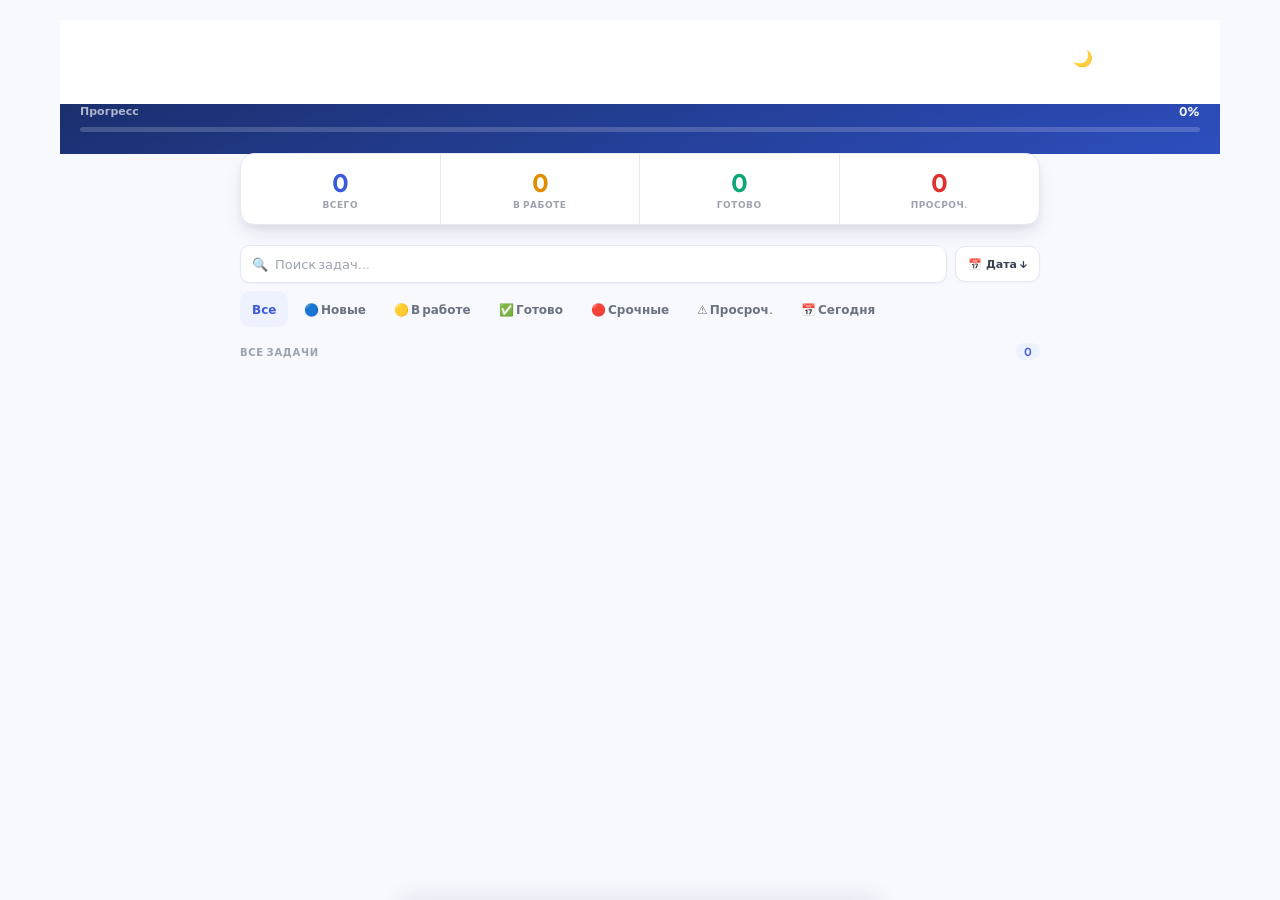
<file: static/index.html>
<!DOCTYPE html>
<html lang="ru">
<head>
  <meta charset="UTF-8">
  <meta name="viewport" content="width=device-width, initial-scale=1.0, maximum-scale=1.0, user-scalable=no, viewport-fit=cover">
  <title>Task Manager</title>
  <link href="https://fonts.googleapis.com/css2?family=Plus+Jakarta+Sans:wght@400;500;600;700;800&display=swap" rel="stylesheet">
  <script src="https://telegram.org/js/telegram-web-app.js"></script>
  <!-- PWA -->
  <link rel="manifest" href="/manifest.json">
  <link rel="apple-touch-icon" href="/icons/icon-apple.png">
  <meta name="apple-mobile-web-app-capable" content="yes">
  <meta name="apple-mobile-web-app-status-bar-style" content="black-translucent">
  <meta name="apple-mobile-web-app-title" content="Tasks">
  <meta name="theme-color" content="#3B5BDB">
  <style>
/* ── DESIGN TOKENS ─────────────────────────────── */
:root {
  --bg:        #F7F9FF;
  --surface:   #FFFFFF;
  --surface2:  #F0F4FF;
  --surface3:  #E8EEFF;
  --border:    #E4E8F5;
  --border2:   #CDD4ED;
  --blue:      #3B5BDB;
  --blue-h:    #2F4AC2;
  --blue-soft: #EEF2FF;
  --blue-mid:  #BAC8FF;
  --red:       #E03131;
  --red-soft:  #FFF1F0;
  --yellow:    #E08C00;
  --yel-soft:  #FFFBEB;
  --green:     #0CA678;
  --grn-soft:  #ECFDF8;
  --purple:    #7048E8;
  --text:      #111827;
  --text2:     #374151;
  --muted:     #6B7280;
  --muted2:    #9CA3AF;
  --shadow-xs: 0 1px 2px rgba(17,24,39,.04);
  --shadow-sm: 0 1px 3px rgba(17,24,39,.07), 0 1px 2px rgba(17,24,39,.04);
  --shadow:    0 4px 8px -2px rgba(17,24,39,.09), 0 2px 4px -1px rgba(17,24,39,.05);
  --shadow-md: 0 10px 20px -4px rgba(17,24,39,.11), 0 4px 8px -2px rgba(17,24,39,.06);
  --shadow-lg: 0 20px 40px -8px rgba(17,24,39,.15), 0 8px 16px -4px rgba(17,24,39,.08);
  --radius-xl: 22px;
  --radius:    14px;
  --radius-sm: 10px;
  --radius-xs: 6px;
  --ease:      cubic-bezier(.16,1,.3,1);
  --fast:      .15s;
  --mid:       .25s;
}

/* ── BASE ───────────────────────────────────────── */
*, *::before, *::after { 
  box-sizing: border-box; 
  margin: 0; 
  padding: 0; 
  -webkit-tap-highlight-color: transparent; 
}

body {
  font-family: 'Plus Jakarta Sans', system-ui, sans-serif;
  background: var(--bg);
  color: var(--text);
  min-height: 100vh;
  overflow-x: hidden;
  -webkit-font-smoothing: antialiased;
}

.app { 
  max-width: 480px; 
  margin: 0 auto; 
  padding-bottom: 110px; 
}

/* ── HEADER ─────────────────────────────────────── */
.header {
  background: linear-gradient(160deg, #1B2F6E 0%, #2D4EBE 100%);
  padding: 16px 20px 0;
  position: sticky; 
  top: 0; 
  z-index: 50;
}

.header-top {
  display: flex; 
  align-items: center; 
  justify-content: space-between;
  padding-bottom: 16px;
}

.logo {
  font-size: 18px; 
  font-weight: 800; 
  color: #fff;
  letter-spacing: -.4px; 
  display: flex; 
  align-items: center; 
  gap: 10px;
}

.logo-icon {
  width: 30px; 
  height: 30px;
  background: rgba(255,255,255,.15);
  border-radius: 9px;
  display: flex; 
  align-items: center; 
  justify-content: center;
  font-size: 15px;
}

.header-right { 
  display: flex; 
  gap: 6px; 
  align-items: center; 
}

.streak-badge {
  background: rgba(255,255,255,.15);
  border-radius: 99px; 
  padding: 4px 10px;
  font-size: 12px; 
  font-weight: 700; 
  color: #fff;
  display: flex; 
  align-items: center; 
  gap: 4px;
}

.streak-badge.hidden { display: none; }

.icon-btn {
  width: 34px; 
  height: 34px;
  background: rgba(255,255,255,.12);
  border: 1px solid rgba(255,255,255,.15);
  border-radius: 9px; 
  color: rgba(255,255,255,.9);
  display: flex; 
  align-items: center; 
  justify-content: center;
  cursor: pointer; 
  font-size: 15px;
  transition: background var(--fast);
  flex-shrink: 0;
  min-width: 44px;
  min-height: 44px;
}

.icon-btn:active { background: rgba(255,255,255,.25); }
.icon-btn.active-view { background: rgba(255,255,255,.25); border-color: rgba(255,255,255,.35); }
.icon-btn.syncing .sync-icon { animation: spin .7s linear infinite; }

@keyframes spin { to { transform: rotate(360deg); } }

.last-sync { 
  font-size: 10px; 
  color: rgba(255,255,255,.4); 
  text-align: right; 
  padding-bottom: 8px; 
}

/* ── PROGRESS BANNER ────────────────────────────── */
.progress-banner {
  background: linear-gradient(160deg, #1B2F6E 0%, #2D4EBE 100%);
  padding: 0 20px 22px;
}

.progress-label {
  display: flex; 
  justify-content: space-between;
  color: rgba(255,255,255,.65);
  font-size: 11px; 
  font-weight: 600;
  margin-bottom: 8px;
}

.progress-label strong { 
  color: rgba(255,255,255,.95); 
  font-size: 12px; 
  font-weight: 800; 
}

.progress-track {
  height: 5px; 
  background: rgba(255,255,255,.18);
  border-radius: 99px; 
  overflow: hidden;
}

.progress-fill {
  height: 100%; 
  background: rgba(255,255,255,.9);
  border-radius: 99px;
  transition: width .6s var(--ease);
}

/* ── STATS ──────────────────────────────────────── */
.stats {
  display: grid; 
  grid-template-columns: repeat(4,1fr);
  gap: 0;
  margin: -1px 16px 0;
  background: var(--surface);
  border-radius: var(--radius);
  box-shadow: var(--shadow-md);
  border: 1px solid var(--border);
  overflow: hidden;
}

.stat-card {
  padding: 16px 8px 14px;
  text-align: center;
  border-right: 1px solid var(--border);
  cursor: pointer;
  transition: background var(--fast);
}

.stat-card:last-child { border-right: none; }
.stat-card:active { background: var(--surface2); }

.stat-num {
  font-size: 24px; 
  font-weight: 800; 
  line-height: 1;
  letter-spacing: -.5px;
  transition: transform var(--fast);
}

.stat-num.pop { animation: numPop .35s var(--ease); }

@keyframes numPop { 
  0%,100%{transform:scale(1)} 
  50%{transform:scale(1.25)} 
}

.stat-label {
  font-size: 9px; 
  font-weight: 700; 
  letter-spacing: .06em;
  color: var(--muted2); 
  text-transform: uppercase; 
  margin-top: 5px;
}

.stat-card.total  .stat-num { color: var(--blue); }
.stat-card.doing  .stat-num { color: var(--yellow); }
.stat-card.done   .stat-num { color: var(--green); }
.stat-card.overdue .stat-num { color: var(--red); }

/* ── TOOLBAR ────────────────────────────────────── */
.toolbar {
  padding: 20px 16px 8px;
  display: flex; 
  gap: 8px; 
  align-items: center;
  position: relative;
}

.search-wrap { 
  flex: 1; 
  position: relative; 
}

.search-icon {
  position: absolute; 
  left: 12px; 
  top: 50%;
  transform: translateY(-50%);
  color: var(--muted2); 
  font-size: 13px; 
  pointer-events: none;
}

.search-input {
  width: 100%;
  background: var(--surface);
  border: 1px solid var(--border);
  border-radius: var(--radius-sm);
  padding: 10px 12px 10px 34px;
  font-family: inherit; 
  font-size: 13px; 
  font-weight: 500;
  color: var(--text);
  outline: none;
  transition: border-color var(--fast), box-shadow var(--fast);
  box-shadow: var(--shadow-xs);
}

.search-input::placeholder { 
  color: var(--muted2); 
  font-weight: 400; 
}

.search-input:focus {
  border-color: var(--blue);
  box-shadow: 0 0 0 3px rgba(59,91,219,.12);
}

.sort-btn {
  background: var(--surface);
  border: 1px solid var(--border);
  border-radius: var(--radius-sm);
  padding: 10px 12px;
  font-family: inherit; 
  font-size: 11px; 
  font-weight: 700;
  color: var(--text2); 
  cursor: pointer;
  white-space: nowrap; 
  display: flex; 
  align-items: center; 
  gap: 4px;
  flex-shrink: 0; 
  box-shadow: var(--shadow-xs);
  transition: border-color var(--fast), background var(--fast);
}

.sort-btn:active { background: var(--surface2); }

.sort-menu {
  position: absolute; 
  right: 16px; 
  top: calc(100% - 6px);
  background: var(--surface);
  border: 1px solid var(--border);
  border-radius: var(--radius-sm);
  box-shadow: var(--shadow-lg);
  z-index: 60; 
  min-width: 176px; 
  overflow: hidden;
}

.sort-item {
  padding: 11px 16px;
  font-size: 13px; 
  font-weight: 500;
  cursor: pointer; 
  color: var(--text2);
  transition: background var(--fast);
}

.sort-item:hover, .sort-item.active {
  background: var(--blue-soft); 
  color: var(--blue); 
  font-weight: 700;
}

/* ── FILTER TABS ────────────────────────────────── */
.tabs {
  display: flex; 
  padding: 0 16px 14px; 
  gap: 4px;
  overflow-x: auto; 
  scrollbar-width: none;
}

.tabs::-webkit-scrollbar { display: none; }

.tab {
  background: none; 
  border: none;
  color: var(--muted); 
  padding: 6px 12px;
  border-radius: var(--radius-sm);
  font-family: inherit; 
  font-size: 12px; 
  font-weight: 600;
  cursor: pointer; 
  white-space: nowrap; 
  flex-shrink: 0;
  transition: all var(--fast);
  min-height: 36px;
}

.tab:active { background: var(--surface2); }
.tab.active {
  background: var(--blue-soft); 
  color: var(--blue);
  font-weight: 700;
}

/* ── SECTION DIVIDER ────────────────────────────── */
.section-divider {
  display: flex; 
  align-items: center; 
  gap: 10px;
  padding: 4px 16px 10px;
}

.section-divider-label {
  font-size: 10px; 
  font-weight: 700; 
  color: var(--muted2);
  text-transform: uppercase; 
  letter-spacing: .07em; 
  white-space: nowrap;
}

.section-divider-line { 
  flex: 1; 
  height: 1px; 
  background: var(--border); 
}

.section-count {
  font-size: 10px; 
  font-weight: 700;
  background: var(--blue-soft); 
  color: var(--blue);
  padding: 2px 7px; 
  border-radius: 99px;
}

.section-count.red   { background: var(--red-soft);  color: var(--red); }
.section-count.yel   { background: var(--yel-soft);  color: var(--yellow); }
.section-count.green { background: var(--grn-soft);  color: var(--green); }

/* ── TASKS HEADER ───────────────────────────────── */
.tasks-header {
  display: flex; 
  align-items: center; 
  justify-content: space-between;
  padding: 2px 16px 10px;
}

.tasks-title {
  font-size: 10px; 
  font-weight: 700; 
  color: var(--muted2);
  text-transform: uppercase; 
  letter-spacing: .07em;
}

.count-badge {
  background: var(--blue-soft); 
  color: var(--blue);
  font-size: 11px; 
  font-weight: 700;
  padding: 2px 8px; 
  border-radius: 99px;
}

/* ── EMPTY STATE ────────────────────────────────── */
.empty-state { 
  text-align: center; 
  padding: 64px 24px; 
  color: var(--muted); 
}

.empty-icon { 
  font-size: 48px; 
  margin-bottom: 14px; 
  opacity: .7; 
}

.empty-state p { 
  font-size: 14px; 
  line-height: 1.7; 
  color: var(--muted); 
  font-weight: 500; 
}

/* ── PULL TO REFRESH ────────────────────────────── */
.ptr {
  display: flex; 
  align-items: center; 
  justify-content: center; 
  gap: 8px;
  height: 0; 
  overflow: hidden; 
  transition: height .2s;
  background: var(--bg); 
  font-size: 12px; 
  font-weight: 600; 
  color: var(--muted);
}

.ptr.show { height: 44px; }

.ptr-spinner {
  width: 16px; 
  height: 16px;
  border: 2px solid var(--border2); 
  border-top-color: var(--blue);
  border-radius: 50%; 
  animation: spin .7s linear infinite;
}

/* ── LOADING ────────────────────────────────────── */
.loading {
  position: fixed; 
  inset: 0;
  background: linear-gradient(160deg, #1B2F6E 0%, #2D4EBE 100%);
  display: flex; 
  flex-direction: column; 
  align-items: center; 
  justify-content: center;
  z-index: 300; 
  transition: opacity .5s;
}

.loading.hidden { 
  opacity: 0; 
  pointer-events: none; 
}

.loading-logo { 
  font-size: 28px; 
  font-weight: 800; 
  color: #fff; 
  margin-bottom: 28px; 
  letter-spacing: -1px; 
}

.loading-logo span { opacity: .45; }

.spinner {
  width: 32px; 
  height: 32px;
  border: 2.5px solid rgba(255,255,255,.22);
  border-top-color: #fff; 
  border-radius: 50%;
  animation: spin .7s linear infinite;
}

/* ── TOAST ──────────────────────────────────────── */
.toast {
  position: fixed; 
  bottom: 96px; 
  left: 50%;
  transform: translateX(-50%) translateY(60px);
  background: var(--text); 
  color: #fff;
  border-radius: 99px; 
  padding: 10px 20px;
  font-size: 13px; 
  font-weight: 700; 
  letter-spacing: -.01em;
  z-index: 200; 
  white-space: nowrap; 
  pointer-events: none;
  transition: transform .35s var(--ease), opacity .35s;
  opacity: 0; 
  box-shadow: var(--shadow-md);
}

.toast.show { 
  transform: translateX(-50%) translateY(0); 
  opacity: 1; 
}

.toast.success { background: var(--green); }
.toast.error   { background: var(--red); }
/* ══════════════════════════════════════════════════
   TASK CARDS — redesigned for scan-ability
══════════════════════════════════════════════════ */

@keyframes cardIn {
  from { opacity:0; transform:translateY(8px) scale(.99); }
  to   { opacity:1; transform:translateY(0)    scale(1); }
}

@keyframes checkPop {
  0%  { transform:scale(.6); }
  55% { transform:scale(1.22); }
  100%{ transform:scale(1); }
}

@keyframes checkRing {
  0%   { box-shadow: 0 0 0 0 rgba(12,166,120,.4); }
  100% { box-shadow: 0 0 0 8px rgba(12,166,120,0); }
}

.tasks-list { 
  padding: 0 14px; 
  display: flex; 
  flex-direction: column; 
  gap: 7px; 
}

.task-card {
  --card-accent: var(--border2);
  position: relative;
  background: var(--surface);
  border-radius: 16px;
  padding: 0;
  cursor: pointer;
  overflow: hidden;
  animation: cardIn .22s var(--ease) both;
  box-shadow: 0 1px 2px rgba(17,24,39,.05), 0 2px 8px rgba(17,24,39,.05);
  border: 1px solid var(--border);
  transition: box-shadow .2s var(--ease), border-color .2s, transform .12s var(--ease);
  touch-action: pan-y;
}

.task-card:active {
  transform: scale(.987);
  box-shadow: 0 4px 16px rgba(17,24,39,.10), 0 1px 4px rgba(17,24,39,.06);
}

.task-card::before {
  content: ''; 
  position: absolute;
  top: 0; 
  left: 0; 
  right: 0; 
  height: 3px;
  border-radius: 16px 16px 0 0;
  transition: opacity .2s;
}

.task-card.p-high   { --card-accent: var(--red);    border-color: rgba(224,49,49,.15); }
.task-card.p-medium { --card-accent: var(--yellow); border-color: rgba(224,140,0,.12); }
.task-card.p-low    { --card-accent: var(--green);  border-color: rgba(12,166,120,.12); }
.task-card.p-high::before   { background: var(--red); }
.task-card.p-medium::before { background: var(--yellow); }
.task-card.p-low::before    { background: var(--green); }
.task-card.done-card { opacity: .65; }

.swipe-hint {
  position: absolute; 
  inset: 0;
  background: linear-gradient(90deg, rgba(12,166,120,.1) 0%, transparent 70%);
  border-radius: inherit; 
  pointer-events: none;
  display: flex; 
  align-items: center; 
  padding-left: 18px;
  font-size: 22px; 
  opacity: 0; 
  transition: opacity .1s;
}

.swipe-hint.show { opacity: 1; }
.task-card.swipe-done { background: #F0FDF9; border-color: #A7F3D0; }

.task-card-inner {
  padding: 14px 14px 13px 16px;
  display: flex; 
  flex-direction: column; 
  gap: 10px;
}

.task-row1 {
  display: flex; 
  align-items: flex-start; 
  gap: 11px;
}

.task-check {
  width: 22px; 
  height: 22px; 
  min-width: 22px;
  border-radius: 50%;
  border: 2px solid var(--border2);
  display: flex; 
  align-items: center; 
  justify-content: center;
  cursor: pointer; 
  flex-shrink: 0; 
  margin-top: 1px;
  transition: border-color .18s, background .18s, box-shadow .18s;
}

.task-check:hover { border-color: var(--green); }
.task-check:active { transform: scale(.84); }

.task-check.checked {
  background: var(--green); 
  border-color: var(--green);
  animation: checkPop .32s var(--ease), checkRing .5s ease-out;
}

.task-check.checked::after {
  content: '';
  width: 5px; 
  height: 9px;
  border: 2px solid #fff; 
  border-top: none; 
  border-left: none;
  transform: rotate(45deg) translate(-1px, -1px);
  display: block;
}

.task-body { 
  flex: 1; 
  min-width: 0; 
}

.task-title {
  font-size: 14px; 
  font-weight: 680;
  line-height: 1.42; 
  word-break: break-word;
  color: var(--text); 
  letter-spacing: -.012em;
}

.task-title.done {
  text-decoration: line-through;
  text-decoration-color: var(--muted2);
  text-decoration-thickness: 1.5px;
  color: var(--muted); 
  font-weight: 500;
}

.task-desc {
  font-size: 12.5px; 
  color: var(--muted); 
  margin-top: 3px; 
  line-height: 1.5;
  overflow: hidden; 
  display: -webkit-box;
  -webkit-line-clamp: 2; 
  -webkit-box-orient: vertical;
}

.task-rich-preview { 
  font-size: 12px; 
  color: var(--muted); 
  margin-top: 3px; 
  line-height: 1.5; 
}

.task-rich-preview .rp-check { 
  display: inline-flex; 
  align-items: center; 
  gap: 4px; 
  margin-right: 5px; 
}

.task-rich-preview .rp-check.done { 
  text-decoration: line-through; 
  opacity: .6; 
}

.task-rich-preview .rp-text { 
  overflow: hidden; 
  display: -webkit-box; 
  -webkit-line-clamp: 2; 
  -webkit-box-orient: vertical; 
}

.task-due {
  flex-shrink: 0; 
  margin-left: 4px; 
  margin-top: 1px;
  display: flex; 
  flex-direction: column; 
  align-items: flex-end; 
  gap: 2px;
}

.task-due-badge {
  display: inline-flex; 
  align-items: center; 
  gap: 4px;
  font-size: 11px; 
  font-weight: 700; 
  letter-spacing: .01em;
  padding: 3px 8px; 
  border-radius: 99px;
  white-space: nowrap;
}

.task-due-badge.normal  { background: var(--surface2); color: var(--muted); }
.task-due-badge.today   { background: #FEF3C7; color: #B45309; }
.task-due-badge.overdue { background: #FEE2E2; color: #C0392B; }
.task-due-badge.soon    { background: #FFF7ED; color: #C05621; }

.task-row2 {
  display: flex; 
  align-items: center; 
  gap: 5px; 
  flex-wrap: wrap;
}

.task-status-pill {
  display: inline-flex; 
  align-items: center; 
  gap: 5px;
  font-size: 11px; 
  font-weight: 600; 
  letter-spacing: .01em;
  padding: 3px 9px 3px 6px; 
  border-radius: 99px;
}

.task-status-dot {
  width: 6px; 
  height: 6px; 
  border-radius: 50%; 
  flex-shrink: 0;
}

.task-status-pill.s-todo  { background: #EEF2FF; color: #4263EB; }
.task-status-pill.s-todo .task-status-dot  { background: #748FFC; }
.task-status-pill.s-doing { background: #FFF9DB; color: #875A00; }
.task-status-pill.s-doing .task-status-dot { background: #FAB005; }
.task-status-pill.s-done  { background: #EBFBEE; color: #2B7A3D; }
.task-status-pill.s-done .task-status-dot  { background: #40C057; }

.task-prio-dot {
  width: 7px; 
  height: 7px; 
  border-radius: 50%; 
  flex-shrink: 0;
}

.task-prio-dot.high   { background: #E03131; box-shadow: 0 0 0 2px rgba(224,49,49,.2); }
.task-prio-dot.medium { background: #F59F00; box-shadow: 0 0 0 2px rgba(245,159,0,.2); }
.task-prio-dot.low    { background: #12B886; box-shadow: 0 0 0 2px rgba(18,184,134,.2); }

.task-assignee {
  display: inline-flex; 
  align-items: center; 
  gap: 4px;
  font-size: 11px; 
  font-weight: 600; 
  color: var(--muted);
  padding: 3px 8px; 
  border-radius: 99px;
  background: var(--surface2); 
  border: 1px solid var(--border);
  max-width: 110px; 
  overflow: hidden; 
  text-overflow: ellipsis; 
  white-space: nowrap;
}

.task-assignee-av {
  width: 14px; 
  height: 14px; 
  border-radius: 50%;
  background: var(--blue-mid); 
  color: var(--blue);
  font-size: 8px; 
  font-weight: 800;
  display: flex; 
  align-items: center; 
  justify-content: center; 
  flex-shrink: 0;
}

.task-meta-sep {
  width: 3px; 
  height: 3px; 
  border-radius: 50%;
  background: var(--border2); 
  flex-shrink: 0;
}

.task-card.today-pinned {
  border-color: rgba(245,158,11,.35);
  box-shadow: 0 0 0 1px rgba(245,158,11,.15), 0 2px 8px rgba(17,24,39,.05);
}

/* ── KANBAN ─────────────────────────────────────── */
.kanban-board {
  display: flex; 
  gap: 10px; 
  padding: 0 16px;
  overflow-x: auto; 
  scrollbar-width: none; 
  align-items: flex-start;
}

.kanban-board::-webkit-scrollbar { display: none; }

.kanban-col {
  flex-shrink: 0; 
  width: 235px;
  background: var(--surface);
  border: 1px solid var(--border);
  border-radius: var(--radius);
  overflow: hidden;
  box-shadow: var(--shadow-sm);
}

.kanban-col-header {
  padding: 12px 14px 10px;
  font-size: 10px; 
  font-weight: 800;
  text-transform: uppercase; 
  letter-spacing: .07em;
  display: flex; 
  align-items: center; 
  justify-content: space-between;
}

.kanban-col-header.todo  { color: var(--blue);   border-bottom: 2px solid #BAC8FF; }
.kanban-col-header.doing { color: var(--yellow); border-bottom: 2px solid #FDE68A; }
.kanban-col-header.done  { color: var(--green);  border-bottom: 2px solid #6EE7B7; }

.kanban-col-body { 
  padding: 8px; 
  display: flex; 
  flex-direction: column; 
  gap: 6px; 
  min-height: 60px; 
}

.kanban-card {
  background: var(--surface);
  border: 1px solid var(--border);
  border-radius: 12px;
  padding: 10px 11px 9px;
  cursor: pointer;
  transition: all var(--fast) var(--ease);
  position: relative; 
  overflow: hidden;
  box-shadow: 0 1px 3px rgba(17,24,39,.05);
  font-size: 12px;
  font-weight: 600;
  color: var(--text);
}

.kanban-card::before {
  content: ''; 
  position: absolute; 
  top: 0; 
  left: 0; 
  right: 0; 
  height: 3px;
  border-radius: 12px 12px 0 0;
}

.kanban-card.p-high::before   { background: var(--red); }
.kanban-card.p-medium::before { background: var(--yellow); }
.kanban-card.p-low::before    { background: var(--green); }

.kanban-card:active {
  box-shadow: 0 4px 12px rgba(17,24,39,.10);
  transform: scale(.97);
}

.kanban-card-meta {
  font-size: 10px; 
  color: var(--muted); 
  margin-top: 7px;
  display: flex; 
  gap: 5px; 
  flex-wrap: wrap; 
  align-items: center;
}
/* ══════════════════════════════════════════════════
   MODALS & OVERLAYS
══════════════════════════════════════════════════ */

.modal-overlay {
  position: fixed; 
  inset: 0;
  background: rgba(17,24,39,.45); 
  backdrop-filter: blur(8px);
  z-index: 100; 
  display: flex; 
  align-items: flex-end;
  opacity: 0; 
  pointer-events: none; 
  transition: opacity .28s;
}

.modal-overlay.open { 
  opacity: 1; 
  pointer-events: all; 
}

.modal {
  background: var(--surface); 
  border-radius: 24px 24px 0 0;
  width: 100%; 
  padding: 0 0 max(env(safe-area-inset-bottom),28px);
  transform: translateY(100%);
  transition: transform .38s var(--ease);
  max-height: 92vh; 
  overflow-y: auto;
  box-shadow: var(--shadow-lg);
}

.modal-overlay.open .modal { transform: translateY(0); }

.modal-drag { 
  display: flex; 
  justify-content: center; 
  padding: 12px 0 6px; 
}

.modal-drag span { 
  width: 32px; 
  height: 3px; 
  background: var(--border2); 
  border-radius: 2px; 
}

.modal-header {
  display: flex; 
  align-items: center; 
  justify-content: space-between;
  padding: 4px 22px 16px; 
  border-bottom: 1px solid var(--border);
}

.modal-title { 
  font-size: 17px; 
  font-weight: 800; 
  letter-spacing: -.02em; 
}

.modal-close {
  width: 30px; 
  height: 30px; 
  background: var(--surface2);
  border: none; 
  border-radius: 8px; 
  font-size: 15px;
  cursor: pointer; 
  color: var(--muted);
  display: flex; 
  align-items: center; 
  justify-content: center;
  transition: background var(--fast);
}

.modal-close:active { background: var(--border2); }

.modal-body { 
  padding: 20px 22px 0; 
}

.form-group { 
  margin-bottom: 16px; 
  position: relative;
}

.form-label {
  display: block; 
  font-size: 10px; 
  font-weight: 800;
  color: var(--muted2); 
  text-transform: uppercase;
  letter-spacing: .07em; 
  margin-bottom: 7px;
}

.form-input, .form-select, .form-textarea {
  width: 100%; 
  background: var(--surface2);
  border: 1px solid var(--border); 
  border-radius: var(--radius-sm);
  color: var(--text); 
  font-family: inherit; 
  font-size: 14px; 
  font-weight: 500;
  padding: 11px 13px; 
  outline: none; 
  -webkit-appearance: none;
  transition: border-color var(--fast), box-shadow var(--fast);
}

.form-input:focus, .form-select:focus, .form-textarea:focus {
  border-color: var(--blue);
  box-shadow: 0 0 0 3px rgba(59,91,219,.10);
  background: var(--surface);
}

.form-textarea { 
  resize: none; 
  height: 80px; 
  line-height: 1.6; 
}

.form-select {
  background-image: url("data:image/svg+xml,%3Csvg xmlns='http://www.w3.org/2000/svg' width='11' height='7' viewBox='0 0 11 7'%3E%3Cpath d='M1 1l4.5 4.5L10 1' stroke='%239CA3AF' stroke-width='1.5' fill='none' stroke-linecap='round'/%3E%3C/svg%3E");
  background-repeat: no-repeat; 
  background-position: right 12px center;
  padding-right: 34px; 
  cursor: pointer;
}

.form-row { 
  display: grid; 
  grid-template-columns: 1fr 1fr; 
  gap: 12px; 
}

.modal-footer { 
  padding: 16px 22px 0; 
  display: flex; 
  gap: 9px; 
}

.btn {
  font-family: inherit; 
  font-size: 14px; 
  font-weight: 700;
  border: none; 
  border-radius: var(--radius-sm); 
  padding: 13px;
  cursor: pointer; 
  transition: opacity var(--fast), transform var(--fast);
  letter-spacing: -.01em;
}

.btn:active { transform: scale(.97); }

.btn-primary {
  flex: 1; 
  background: var(--blue); 
  color: #fff;
  box-shadow: 0 4px 12px rgba(59,91,219,.30);
}

.btn-primary:active { opacity: .9; }

.btn-ghost {
  background: var(--surface2); 
  border: 1px solid var(--border);
  color: var(--muted); 
  padding: 13px 16px;
}

.btn-danger { 
  background: var(--red-soft); 
  color: var(--red); 
  padding: 13px 16px; 
}

/* ── QUICK ACTIONS SHEET ───────────────────────── */
.qa-overlay {
  position: fixed; 
  inset: 0; 
  background: rgba(17,24,39,.5);
  backdrop-filter: blur(6px); 
  z-index: 150; 
  opacity: 0;
  pointer-events: none; 
  transition: opacity .25s;
  display: flex; 
  align-items: flex-end;
}

.qa-overlay.open { 
  opacity: 1; 
  pointer-events: all; 
}

.qa-sheet {
  background: var(--surface); 
  border-radius: 24px 24px 0 0;
  width: 100%; 
  padding: 0 16px max(env(safe-area-inset-bottom),24px);
  transform: translateY(100%);
  transition: transform .32s var(--ease);
  box-shadow: var(--shadow-lg);
}

.qa-overlay.open .qa-sheet { transform: translateY(0); }

.qa-drag { 
  display: flex; 
  justify-content: center; 
  padding: 10px 0 6px; 
}

.qa-drag span { 
  width: 32px; 
  height: 3px; 
  background: var(--border2); 
  border-radius: 2px; 
}

.qa-title { 
  font-size: 11px; 
  font-weight: 700; 
  color: var(--muted2); 
  text-align: center; 
  padding: 2px 0 12px; 
  text-transform: uppercase; 
  letter-spacing: .06em; 
}

.qa-task-name { 
  font-size: 15px; 
  font-weight: 800; 
  text-align: center; 
  padding: 0 0 16px; 
  color: var(--text); 
  border-bottom: 1px solid var(--border); 
  margin-bottom: 14px; 
}

.qa-actions { 
  display: grid; 
  grid-template-columns: 1fr 1fr; 
  gap: 9px; 
  margin-bottom: 10px; 
}

.qa-btn {
  padding: 13px; 
  border: none; 
  border-radius: 11px;
  font-family: inherit; 
  font-size: 13px; 
  font-weight: 700;
  cursor: pointer; 
  display: flex; 
  align-items: center; 
  justify-content: center; 
  gap: 7px;
  transition: opacity var(--fast), transform var(--fast);
}

.qa-btn:active { 
  transform: scale(.96); 
  opacity: .85; 
}

.qa-btn.todo  { background: #EEF2FF; color: var(--blue); }
.qa-btn.doing { background: var(--yel-soft); color: #92400E; }
.qa-btn.done  { background: var(--grn-soft); color: #065F46; }
.qa-btn.edit  { background: var(--surface2); color: var(--text2); border: 1px solid var(--border); }
.qa-btn.del   { background: var(--red-soft); color: var(--red); grid-column: 1/-1; }

@media (min-width: 480px) {
  .modal { 
    border-radius: 22px; 
    max-width: 480px; 
    margin: auto; 
    align-self: center; 
  }
  .modal-overlay { 
    align-items: center; 
    justify-content: center; 
  }
  .qa-sheet { 
    border-radius: 22px; 
    max-width: 480px; 
    margin: 0 auto; 
  }
}
/* ══════════════════════════════════════════════════
   SIDEBAR — оптимизированная версия
══════════════════════════════════════════════════ */

.sb-overlay {
  position: fixed;
  inset: 0;
  background: rgba(17,24,39,.32);
  backdrop-filter: blur(5px);
  z-index: 200;
  opacity: 0;
  pointer-events: none;
  transition: opacity 0.2s ease;
}

.sb-overlay.open {
  opacity: 1;
  pointer-events: all;
}

.sidebar {
  position: fixed;
  top: 0;
  left: 0;
  bottom: 0;
  width: 282px;
  background: #FAFBFF;
  z-index: 201;
  transform: translateX(-100%);
  transition: transform 0.25s cubic-bezier(0.2, 0.9, 0.4, 1.1);
  display: flex;
  flex-direction: column;
  overflow: hidden;
  box-shadow: 8px 0 48px rgba(17,24,39,.14);
  border-right: 1px solid var(--border);
  will-change: transform;
}

.sb-overlay.open .sidebar {
  transform: translateX(0);
}

/* Desktop optimizations */
@media (min-width: 768px) {
  .sidebar {
    transform: translateX(-100%);
    transition: transform 0.2s ease-out;
  }
}

.sb-head {
  padding: 18px 16px 14px;
  display: flex;
  align-items: center;
  gap: 12px;
  border-bottom: 1px solid var(--border);
  flex-shrink: 0;
}

.sb-app-icon {
  width: 36px;
  height: 36px;
  border-radius: 11px;
  background: linear-gradient(135deg, #1B2F6E, #3B5BDB);
  display: flex;
  align-items: center;
  justify-content: center;
  font-size: 17px;
  flex-shrink: 0;
  box-shadow: 0 2px 8px rgba(59,91,219,.30);
}

.sb-app-meta {
  flex: 1;
  min-width: 0;
}

.sb-app-name {
  font-size: 15px;
  font-weight: 800;
  color: var(--text);
  letter-spacing: -.02em;
  line-height: 1.2;
}

.sb-user-name {
  font-size: 11px;
  color: var(--muted);
  font-weight: 500;
  margin-top: 1px;
  overflow: hidden;
  text-overflow: ellipsis;
  white-space: nowrap;
}

.sb-close {
  width: 32px;
  height: 32px;
  border-radius: 8px;
  background: var(--surface2);
  border: 1px solid var(--border);
  color: var(--muted);
  font-size: 16px;
  cursor: pointer;
  display: flex;
  align-items: center;
  justify-content: center;
  transition: all 0.15s;
  flex-shrink: 0;
}

.sb-close:hover {
  background: var(--border2);
}

.sb-stats-bar {
  display: flex;
  align-items: center;
  padding: 12px 18px;
  background: var(--surface);
  border-bottom: 1px solid var(--border);
  gap: 0;
  flex-shrink: 0;
}

.sb-stat {
  flex: 1;
  text-align: center;
}

.sb-stat-n {
  display: block;
  font-size: 20px;
  font-weight: 800;
  color: var(--text);
  letter-spacing: -.04em;
  line-height: 1;
}

.sb-stat-l {
  display: block;
  font-size: 9px;
  font-weight: 700;
  text-transform: uppercase;
  letter-spacing: .06em;
  color: var(--muted2);
  margin-top: 4px;
}

.sb-stat-sep {
  width: 1px;
  height: 30px;
  background: var(--border);
  flex-shrink: 0;
  margin: 0 4px;
}

.sb-body {
  flex: 1;
  overflow-y: auto;
  overflow-x: hidden;
  padding: 6px 0 8px;
  scrollbar-width: thin;
}

.sb-body::-webkit-scrollbar {
  width: 4px;
}

.sb-body::-webkit-scrollbar-track {
  background: transparent;
}

.sb-body::-webkit-scrollbar-thumb {
  background: var(--border);
  border-radius: 2px;
}

.sb-section {
  padding: 4px 0 2px;
}

.sb-section-header {
  display: flex;
  align-items: center;
  padding: 8px 10px 8px 20px;
  cursor: pointer;
  transition: background 0.15s;
}

.sb-section-header:hover {
  background: var(--surface2);
}

.sb-section-title {
  flex: 1;
  font-size: 10px;
  font-weight: 800;
  letter-spacing: .08em;
  text-transform: uppercase;
  color: var(--muted2);
}

.sb-chevron {
  width: 18px;
  height: 18px;
  display: flex;
  align-items: center;
  justify-content: center;
  color: var(--muted2);
  font-size: 10px;
  transition: transform 0.2s ease;
  flex-shrink: 0;
}

.sb-section.collapsed .sb-chevron {
  transform: rotate(-90deg);
}

.sb-section-body {
  overflow: hidden;
  max-height: 600px;
  opacity: 1;
  transition: max-height 0.25s ease, opacity 0.2s ease;
}

.sb-section.collapsed .sb-section-body {
  max-height: 0;
  opacity: 0;
}

.sb-nav-item {
  display: flex;
  align-items: center;
  gap: 10px;
  padding: 8px 12px 8px 16px;
  margin: 1px 8px;
  border-radius: 9px;
  cursor: pointer;
  transition: background 0.15s, color 0.15s;
  font-size: 13.5px;
  font-weight: 500;
  color: var(--text2);
}

.sb-nav-item:hover {
  background: var(--surface3);
}

.sb-nav-item:active {
  background: var(--border);
  transform: scale(0.98);
}

.sb-nav-item.active {
  background: var(--blue-soft);
  color: var(--blue);
  font-weight: 700;
}

.sb-nav-item.active .sb-icon {
  color: var(--blue);
}

.sb-icon {
  width: 20px;
  height: 20px;
  display: flex;
  align-items: center;
  justify-content: center;
  font-size: 14px;
  flex-shrink: 0;
  color: var(--muted);
}

.sb-label {
  flex: 1;
  min-width: 0;
  overflow: hidden;
  text-overflow: ellipsis;
  white-space: nowrap;
}

.sb-nav-badge {
  font-size: 10.5px;
  font-weight: 700;
  background: var(--surface3);
  color: var(--muted);
  padding: 1px 7px;
  border-radius: 99px;
  min-width: 20px;
  text-align: center;
  flex-shrink: 0;
}

.sb-nav-badge.danger {
  background: var(--red-soft);
  color: var(--red);
}

.sb-nav-badge.warn {
  background: var(--yel-soft);
  color: #92400E;
}

.sb-divider {
  height: 1px;
  background: var(--border);
  margin: 8px 16px;
}

.sb-add-btn {
  display: flex;
  align-items: center;
  gap: 10px;
  padding: 10px 12px 10px 16px;
  margin: 4px 8px;
  border-radius: 9px;
  cursor: pointer;
  transition: all 0.15s;
  font-size: 13.5px;
  font-weight: 600;
  color: var(--blue);
  border: 1.5px dashed var(--blue-mid);
  background: transparent;
  width: calc(100% - 16px);
}

.sb-add-btn:hover {
  background: var(--blue-soft);
  border-style: solid;
}

.sb-add-btn:active {
  background: var(--blue-mid);
  transform: scale(0.98);
}

.sb-add-icon {
  width: 20px;
  height: 20px;
  background: var(--blue);
  color: #fff;
  border-radius: 6px;
  font-size: 16px;
  font-weight: 400;
  display: flex;
  align-items: center;
  justify-content: center;
  flex-shrink: 0;
}

.sb-footer {
  padding: 12px 16px max(env(safe-area-inset-bottom), 14px);
  border-top: 1px solid var(--border);
  flex-shrink: 0;
  background: var(--surface);
}

.sb-prog-row {
  display: flex;
  justify-content: space-between;
  align-items: baseline;
  margin-bottom: 6px;
}

.sb-prog-lbl {
  font-size: 10px;
  font-weight: 700;
  text-transform: uppercase;
  letter-spacing: .06em;
  color: var(--muted2);
}

.sb-prog-pct {
  font-size: 12px;
  font-weight: 800;
  color: var(--blue);
  letter-spacing: -.01em;
}

.sb-prog-track {
  height: 4px;
  background: var(--border);
  border-radius: 99px;
  overflow: hidden;
  margin-bottom: 10px;
}

.sb-prog-fill {
  height: 100%;
  background: var(--blue);
  border-radius: 99px;
  transition: width 0.3s ease;
}

.sb-footer-btns {
  display: flex;
  gap: 0;
}

.sb-footer-btn {
  flex: 1;
  display: flex;
  align-items: center;
  justify-content: center;
  gap: 6px;
  padding: 8px 6px;
  border-radius: 8px;
  cursor: pointer;
  font-size: 12px;
  font-weight: 600;
  color: var(--muted);
  background: none;
  border: none;
  font-family: inherit;
  transition: background 0.15s, color 0.15s;
}

.sb-footer-btn:hover {
  background: var(--surface2);
  color: var(--text2);
}

.sb-footer-btn:active {
  background: var(--border);
}

.sb-hamburger {
  width: 34px;
  height: 34px;
  background: rgba(255, 255, 255, .12);
  border: 1px solid rgba(255, 255, 255, .15);
  border-radius: 9px;
  color: rgba(255, 255, 255, .9);
  display: flex;
  align-items: center;
  justify-content: center;
  cursor: pointer;
  font-size: 16px;
  flex-shrink: 0;
  transition: background 0.15s;
}

.sb-hamburger:hover {
  background: rgba(255, 255, 255, .2);
}

.sb-hamburger:active {
  background: rgba(255, 255, 255, .25);
}

.sb-edge-zone {
  position: fixed;
  left: 0;
  top: 0;
  bottom: 0;
  width: 18px;
  z-index: 190;
}

/* Desktop - show edge zone only on mobile */
@media (min-width: 768px) {
  .sb-edge-zone {
    display: none;
  }
}
/* ══════════════════════════════════════════════════
   RESPONSIVE & TOUCH OPTIMIZATIONS
   Адаптация под Desktop и Mobile
══════════════════════════════════════════════════ */

/* Определяем тип устройства через media queries */
:root {
  --is-mobile: 1;
}

/* Desktop стили (шире 768px) */
@media (min-width: 768px) {
  .app {
    max-width: 1200px;
    margin: 0 auto;
    padding: 20px;
  }
  
  /* Desktop grid layout */
  .stats {
    max-width: 800px;
    margin: -1px auto 0;
  }
  
  .toolbar {
    max-width: 800px;
    margin: 0 auto;
    padding: 20px 0 8px;
  }
  
  .tabs {
    max-width: 800px;
    margin: 0 auto;
    padding: 0 0 14px;
  }
  
  .tasks-header {
    max-width: 800px;
    margin: 0 auto;
    padding: 2px 0 10px;
  }
  
  .tasks-list {
    max-width: 800px;
    margin: 0 auto;
    padding: 0;
  }
  
  .kanban-board {
    max-width: 1200px;
    margin: 0 auto;
    padding: 0;
    justify-content: center;
  }
  
  .kanban-col {
    width: 320px;
  }
  
  /* Hide mobile-only elements on desktop */
  .fab-main {
    display: none;
  }
  
  .sb-edge-zone {
    display: none;
  }
  
  /* Desktop sidebar - можно открывать по кнопке */
  .sidebar {
    width: 300px;
  }
}

/* Mobile стили (меньше 768px) */
@media (max-width: 767px) {
  .app {
    padding-bottom: calc(74px + env(safe-area-inset-bottom));
  }
  
  /* Bottom Navigation Bar для мобильных */
  .bottom-nav {
    position: fixed;
    bottom: 0;
    left: 0;
    right: 0;
    height: calc(58px + env(safe-area-inset-bottom));
    padding: 0 0 env(safe-area-inset-bottom);
    background: rgba(255, 255, 255, .96);
    backdrop-filter: blur(24px);
    border-top: 1px solid rgba(228, 232, 245, .9);
    display: flex;
    align-items: flex-start;
    z-index: 44;
    box-shadow: 0 -1px 0 rgba(17, 24, 39, .05), 0 -8px 32px rgba(17, 24, 39, .06);
    max-width: 480px;
    margin: 0 auto;
  }
  
  /* FAB для мобильных */
  .fab-main {
    position: fixed;
    bottom: calc(20px + env(safe-area-inset-bottom));
    right: 20px;
    width: 56px;
    height: 56px;
    background: var(--blue);
    border: none;
    border-radius: 28px;
    color: #fff;
    font-size: 28px;
    cursor: pointer;
    box-shadow: 0 4px 12px rgba(59, 91, 219, .4);
    z-index: 45;
    display: flex;
    align-items: center;
    justify-content: center;
    transition: all 0.2s ease;
  }
  
  .fab-main:active {
    transform: scale(0.92);
  }
}

/* Touch targets optimization */
@media (max-width: 767px) {
  .task-check,
  .dp-sub-cb,
  .dp-check {
    min-width: 44px;
    min-height: 44px;
  }
  
  .sb-close,
  .modal-close {
    min-width: 44px;
    min-height: 44px;
  }
  
  .dp-back,
  .dp-hbtn {
    min-height: 44px;
  }
  
  .tab {
    min-height: 36px;
  }
  
  .sb-nav-item {
    min-height: 44px;
  }
}

/* Desktop hover effects */
@media (min-width: 768px) {
  .task-card:hover {
    transform: translateY(-2px);
    box-shadow: var(--shadow-md);
  }
  
  .tab:hover {
    background: var(--surface2);
  }
  
  .stat-card:hover {
    background: var(--surface2);
  }
  
  .sort-btn:hover {
    background: var(--surface2);
  }
}

/* Responsive typography */
@media (max-width: 480px) {
  .stat-num {
    font-size: 20px;
  }
  
  .task-title {
    font-size: 13px;
  }
  
  .modal-title {
    font-size: 16px;
  }
  
  .form-input,
  .form-select,
  .form-textarea {
    font-size: 13px;
  }
}

/* Desktop modals */
@media (min-width: 768px) {
  .modal {
    border-radius: 22px;
    max-width: 560px;
    margin: auto;
    align-self: center;
  }
  
  .modal-overlay {
    align-items: center;
    justify-content: center;
  }
  
  .qa-sheet {
    border-radius: 22px;
    max-width: 480px;
    margin: 0 auto;
  }
}

/* Print styles (опционально) */
@media print {
  .header,
  .progress-banner,
  .stats,
  .toolbar,
  .tabs,
  .fab-main,
  .bottom-nav,
  .sidebar,
  .modal-overlay,
  .dp-overlay {
    display: none;
  }
  
  .app {
    padding: 0;
    margin: 0;
    max-width: none;
  }
  
  .task-card {
    break-inside: avoid;
    box-shadow: none;
    border: 1px solid #ccc;
  }
}
/* ══ DETAILS PANEL ══ */
.dp-overlay { position:fixed;inset:0;background:rgba(17,24,39,.5);backdrop-filter:blur(6px);z-index:130;opacity:0;pointer-events:none;transition:opacity .28s; }
.dp-overlay.open { opacity:1;pointer-events:all; }
.dp-panel { position:absolute;inset:0;background:var(--bg);overflow-y:auto;transform:translateX(100%);transition:transform .36s cubic-bezier(.16,1,.3,1);max-width:480px;margin:0 auto; }
.dp-overlay.open .dp-panel { transform:translateX(0); }
.dp-header { position:sticky;top:0;background:rgba(247,249,255,.94);backdrop-filter:blur(12px);border-bottom:1px solid var(--border);padding:13px 16px;display:flex;justify-content:space-between;align-items:center;z-index:6; }
.dp-back,.dp-hbtn { background:var(--surface);border:1px solid var(--border);border-radius:9px;padding:7px 14px;font-size:13px;font-weight:600;cursor:pointer;color:var(--muted);font-family:inherit;transition:all .15s; }
.dp-back { color:var(--blue); } .dp-back:active,.dp-hbtn:active { background:var(--blue-soft);color:var(--blue); }
.dp-header-right { display:flex;gap:7px; }
.dp-title-row { display:flex;align-items:flex-start;gap:14px;padding:22px 20px 12px;background:var(--surface); }
.dp-check { width:24px;height:24px;min-width:24px;border-radius:7px;border:1.5px solid var(--border2);cursor:pointer;display:flex;align-items:center;justify-content:center;transition:all .2s;margin-top:3px;flex-shrink:0; }
.dp-check.done { background:var(--green);border-color:var(--green); } .dp-check.done::after { content:'✓';font-size:13px;color:#fff;font-weight:800; }
.dp-title { font-size:20px;font-weight:800;line-height:1.3;flex:1;word-break:break-word;letter-spacing:-.02em; }
.dp-title.done { text-decoration:line-through;color:var(--muted);font-weight:500; }
.dp-meta { display:flex;gap:6px;flex-wrap:wrap;padding:0 20px 18px;background:var(--surface);border-bottom:1px solid var(--border); }
.dp-chip { font-size:11px;font-weight:700;padding:5px 11px;border-radius:8px; }
.dp-chip.s-todo{background:#EEF2FF;color:#4263EB} .dp-chip.s-doing{background:#FFF9DB;color:#875A00} .dp-chip.s-done{background:#EBFBEE;color:#2B7A3D}
.dp-chip.p-high{background:var(--red-soft);color:#991B1B} .dp-chip.p-medium{background:#FFF9DB;color:#875A00} .dp-chip.p-low{background:#EBFBEE;color:#2B7A3D}
.dp-chip.dl{background:var(--surface2);color:var(--text2);border:1px solid var(--border)} .dp-chip.dl.overdue{background:var(--red-soft);color:var(--red);border-color:transparent} .dp-chip.dl.today{background:#FEF3C7;color:#B45309;border-color:transparent}
.dp-chip.asgn{background:var(--surface2);color:var(--muted);border:1px solid var(--border)}
#dpDesc { font-size:14px;line-height:1.8;color:var(--text2);background:var(--surface);border-bottom:1px solid var(--border); }
#dpDesc:empty{display:none} #dpDesc a{color:var(--blue)} #dpDesc img{max-width:100%;border-radius:8px;margin:4px 0;display:block}
.dp-section { background:var(--surface);margin-top:8px; }
.dp-sec-head { display:flex;align-items:center;justify-content:space-between;padding:16px 20px 12px; }
.dp-sec-title { font-size:13px;font-weight:800;color:var(--text); }
.dp-sec-badge { background:var(--blue-soft);color:var(--blue);font-size:11px;font-weight:700;padding:2px 9px;border-radius:99px; }
.dp-sub-item { display:flex;align-items:center;gap:12px;padding:12px 20px;border-top:1px solid var(--border); }
.dp-sub-cb { width:20px;height:20px;min-width:20px;border:1.5px solid var(--border2);border-radius:6px;cursor:pointer;display:flex;align-items:center;justify-content:center;transition:all .18s;flex-shrink:0; }
.dp-sub-cb:active{transform:scale(.84)} .dp-sub-cb.done{background:var(--green);border-color:var(--green)} .dp-sub-cb.done::after{content:'✓';font-size:12px;color:#fff;font-weight:800}
.dp-sub-text { flex:1;font-size:14px;color:var(--text);font-weight:500;word-break:break-word; }
.dp-sub-text.done { text-decoration:line-through;color:var(--muted);font-weight:400; }
.dp-sub-del { width:28px;height:28px;background:none;border:none;cursor:pointer;color:var(--muted2);font-size:13px;border-radius:6px;display:flex;align-items:center;justify-content:center;opacity:0;transition:all .12s; }
.dp-sub-item:hover .dp-sub-del{opacity:1} .dp-sub-del:hover{background:var(--red-soft);color:var(--red)}
.dp-add-sub-row { display:flex;align-items:center;gap:12px;padding:12px 20px 6px;border-top:1px solid var(--border); }
.dp-add-sub-icon { width:20px;height:20px;border:1.5px dashed var(--border2);border-radius:6px;display:flex;align-items:center;justify-content:center;font-size:14px;color:var(--muted);flex-shrink:0; }
.dp-add-sub-inp { flex:1;background:none;border:none;outline:none;font-family:inherit;font-size:14px;color:var(--text);font-weight:500; }
.dp-add-sub-inp::placeholder{color:var(--muted2);font-weight:400}
.dp-add-sub-actions { display:flex;gap:8px;padding:0 20px 14px; }
.dp-btn-ok { background:var(--blue);color:#fff;border:none;border-radius:8px;padding:9px 18px;font-family:inherit;font-size:13px;font-weight:700;cursor:pointer; }
.dp-btn-cancel { background:var(--surface2);color:var(--muted);border:1px solid var(--border);border-radius:8px;padding:9px 14px;font-family:inherit;font-size:13px;cursor:pointer; }
.dp-comment { padding:14px 20px;border-top:1px solid var(--border); }
.dp-com-head { display:flex;align-items:center;gap:9px;margin-bottom:8px; }
.dp-com-av { width:28px;height:28px;border-radius:9px;display:flex;align-items:center;justify-content:center;font-size:12px;font-weight:800;color:#fff;flex-shrink:0; }
.dp-com-name{font-size:12px;font-weight:700;color:var(--text2)} .dp-com-time{font-size:11px;color:var(--muted2);margin-left:auto}
.dp-com-del{background:none;border:none;cursor:pointer;color:var(--muted2);font-size:12px;padding:2px 5px;border-radius:4px} .dp-com-del:hover{color:var(--red)}
.dp-com-text{font-size:13px;color:var(--text2);line-height:1.7;white-space:pre-wrap;word-break:break-word}
.dp-add-com{padding:14px 20px;display:flex;gap:10px;align-items:flex-start;border-top:1px solid var(--border)}
.dp-my-av{width:30px;height:30px;border-radius:9px;flex-shrink:0;margin-top:2px;display:flex;align-items:center;justify-content:center;font-size:12px;font-weight:800;color:#fff}
.dp-com-inp{width:100%;border:1px solid var(--border);border-radius:11px;padding:10px 13px;font-family:inherit;font-size:13px;resize:none;outline:none;background:var(--surface2);color:var(--text);line-height:1.55;max-height:130px;overflow-y:auto;transition:border-color .2s}
.dp-com-inp:focus{border-color:var(--blue)}
.dp-com-send{margin-top:8px;background:var(--blue);color:#fff;border:none;border-radius:9px;padding:9px 16px;font-family:inherit;font-size:13px;font-weight:700;cursor:pointer;display:flex;align-items:center;gap:5px}


/* ════════════════════════════════════════════════════════
   DARK MODE
════════════════════════════════════════════════════════ */
[data-theme="dark"] {
  --bg:        #0F172A;
  --surface:   #1E293B;
  --surface2:  #243354;
  --surface3:  #2D3F62;
  --border:    #334155;
  --border2:   #475569;
  --blue-soft: #1E3A5F;
  --red-soft:  #3B1515;
  --yel-soft:  #3B2E0F;
  --grn-soft:  #0F2E20;
  --text:      #F1F5F9;
  --text2:     #CBD5E1;
  --muted:     #94A3B8;
  --muted2:    #64748B;
}
[data-theme="dark"] .header,
[data-theme="dark"] .progress-banner { background: linear-gradient(160deg,#0A1628 0%,#1B2F6E 100%); }
[data-theme="dark"] .loading { background: linear-gradient(160deg,#0A1628 0%,#1B2F6E 100%); }
[data-theme="dark"] .modal,
[data-theme="dark"] .qa-sheet,
[data-theme="dark"] .sidebar,
[data-theme="dark"] .dp-panel { background: var(--surface); }
[data-theme="dark"] .bottom-nav,
[data-theme="dark"] .dp-header { background: rgba(30,41,59,.95); }
[data-theme="dark"] .task-card { box-shadow: 0 1px 3px rgba(0,0,0,.4); }
[data-theme="dark"] .stats { background: var(--surface); border-color: var(--border); }
[data-theme="dark"] .form-input,
[data-theme="dark"] .form-select,
[data-theme="dark"] .form-textarea { background: var(--surface2); color: var(--text); border-color: var(--border); }
[data-theme="dark"] .search-input { background: var(--surface2); color: var(--text); border-color: var(--border); }
[data-theme="dark"] .editor-body  { color: var(--text); }
[data-theme="dark"] .editor-wrap  { background: var(--surface2); }
[data-theme="dark"] .editor-toolbar { background: var(--surface3); }
.dark-btn {
  background: rgba(255,255,255,.12); border: 1px solid rgba(255,255,255,.15);
  border-radius: 9px; width: 34px; height: 34px;
  color: rgba(255,255,255,.9); font-size: 16px; cursor: pointer;
  display: flex; align-items: center; justify-content: center;
  transition: background var(--fast);
}
.dark-btn:active { background: rgba(255,255,255,.25); }

/* ════════════════════════════════════════════════════════
   QUICK ADD BAR
════════════════════════════════════════════════════════ */
.quick-add-bar {
  position: fixed; bottom: 0; left: 0; right: 0;
  max-width: 480px; margin: 0 auto;
  background: var(--surface);
  border-top: 1px solid var(--border);
  padding: 10px 14px max(env(safe-area-inset-bottom),10px);
  z-index: 43;
  box-shadow: 0 -4px 20px rgba(17,24,39,.08);
  transform: translateY(100%);
  transition: transform .3s var(--ease);
}
.quick-add-bar.open { transform: translateY(0); }
.qa-row1 { display: flex; gap: 10px; align-items: center; margin-bottom: 8px; }
.qa-main-input {
  flex: 1; border: none; outline: none; background: none;
  font-family: inherit; font-size: 15px; font-weight: 600;
  color: var(--text); padding: 4px 0;
}
.qa-main-input::placeholder { color: var(--muted2); font-weight: 400; }
.qa-submit {
  width: 34px; height: 34px; background: var(--blue); border: none;
  border-radius: 10px; color: #fff; font-size: 18px; cursor: pointer;
  display: flex; align-items: center; justify-content: center;
  transition: all var(--fast); flex-shrink: 0;
}
.qa-submit:disabled { background: var(--border); }
.qa-submit:active { transform: scale(.9); }
.qa-row2 { display: flex; gap: 7px; flex-wrap: wrap; }
.qa-opt {
  display: flex; align-items: center; gap: 5px;
  background: var(--surface2); border: 1px solid var(--border);
  border-radius: 99px; padding: 5px 12px;
  font-family: inherit; font-size: 12px; font-weight: 600;
  color: var(--muted); cursor: pointer; transition: all var(--fast);
}
.qa-opt:active { transform: scale(.95); }
.qa-opt.active { background: var(--blue-soft); color: var(--blue); border-color: var(--blue-mid); }
.qa-opt.prio-high { background: var(--red-soft); color: var(--red); border-color: transparent; }
.qa-opt.prio-medium { background: var(--yel-soft); color: #92400E; border-color: transparent; }
.qa-opt.prio-low { background: var(--grn-soft); color: var(--green); border-color: transparent; }

/* Quick add trigger (inline in task list) */
.inline-add-trigger {
  display: flex; align-items: center; gap: 10px;
  padding: 12px 16px;
  color: var(--muted2); font-size: 14px; cursor: pointer;
  border: 1.5px dashed var(--border2); border-radius: 14px;
  margin: 0 14px; transition: all var(--fast);
}
.inline-add-trigger:active { background: var(--surface2); }

/* ════════════════════════════════════════════════════════
   UNDO TOAST
════════════════════════════════════════════════════════ */
.undo-toast {
  position: fixed; bottom: 96px; left: 16px; right: 16px;
  max-width: 448px; margin: 0 auto;
  background: #1E293B; color: #fff;
  border-radius: 14px; padding: 14px 16px;
  display: flex; align-items: center; gap: 12px;
  z-index: 250; box-shadow: var(--shadow-lg);
  transform: translateY(80px); opacity: 0;
  transition: transform .35s var(--ease), opacity .3s;
}
.undo-toast.show { transform: translateY(0); opacity: 1; }
.undo-toast-text { flex: 1; font-size: 14px; font-weight: 600; }
.undo-toast-timer {
  width: 32px; height: 32px; flex-shrink: 0;
  border-radius: 50%; background: rgba(255,255,255,.1);
  display: flex; align-items: center; justify-content: center;
  font-size: 12px; font-weight: 800; color: rgba(255,255,255,.7);
}
.undo-btn {
  background: var(--blue); border: none; border-radius: 8px;
  padding: 7px 14px; color: #fff; font-family: inherit;
  font-size: 13px; font-weight: 700; cursor: pointer; flex-shrink: 0;
}
.undo-btn:active { opacity: .85; }

/* ════════════════════════════════════════════════════════
   MASS ACTIONS
════════════════════════════════════════════════════════ */
.mass-bar {
  position: fixed; bottom: 0; left: 0; right: 0;
  max-width: 480px; margin: 0 auto;
  background: var(--text); color: #fff;
  padding: 12px 16px max(env(safe-area-inset-bottom),12px);
  display: none; align-items: center; gap: 10px;
  z-index: 46; box-shadow: var(--shadow-lg);
}
.mass-bar.show { display: flex; }
.mass-count { flex: 1; font-size: 13px; font-weight: 700; }
.mass-btn {
  border: none; border-radius: 9px; padding: 9px 14px;
  font-family: inherit; font-size: 13px; font-weight: 700;
  cursor: pointer; transition: all var(--fast);
}
.mass-btn:active { transform: scale(.96); }
.mass-btn.complete { background: var(--green); color: #fff; }
.mass-btn.del      { background: var(--red); color: #fff; }
.mass-btn.cancel   { background: rgba(255,255,255,.15); color: #fff; }
/* Card selected state */
.task-card.selected { box-shadow: 0 0 0 2px var(--blue); }
.task-card .mass-check {
  width: 22px; height: 22px; border-radius: 50%;
  border: 2px solid var(--border2); flex-shrink: 0;
  display: none; align-items: center; justify-content: center;
  transition: all var(--fast); margin-top: 1px;
}
.mass-mode .task-card .mass-check { display: flex; }
.mass-mode .task-card .task-check { display: none; }
.task-card.selected .mass-check { background: var(--blue); border-color: var(--blue); }
.task-card.selected .mass-check::after { content: '✓'; font-size: 13px; color: #fff; font-weight: 800; }

/* ════════════════════════════════════════════════════════
   STATISTICS PANEL
════════════════════════════════════════════════════════ */
.stats-overlay {
  position: fixed; inset: 0; background: rgba(17,24,39,.5);
  backdrop-filter: blur(6px); z-index: 130;
  opacity: 0; pointer-events: none; transition: opacity .28s;
}
.stats-overlay.open { opacity: 1; pointer-events: all; }
.stats-panel {
  position: absolute; inset: 0; background: var(--bg);
  overflow-y: auto;
  transform: translateY(100%);
  transition: transform .36s var(--ease);
  max-width: 480px; margin: 0 auto;
}
.stats-overlay.open .stats-panel { transform: translateY(0); }
.stats-header {
  position: sticky; top: 0; background: rgba(247,249,255,.94);
  backdrop-filter: blur(12px); border-bottom: 1px solid var(--border);
  padding: 13px 18px; display: flex; align-items: center; gap: 12px; z-index: 6;
}
[data-theme="dark"] .stats-header { background: rgba(30,41,59,.95); }
.stats-header h2 { flex: 1; font-size: 17px; font-weight: 800; letter-spacing: -.02em; }
.stats-close {
  width: 30px; height: 30px; background: var(--surface2); border: none;
  border-radius: 8px; cursor: pointer; font-size: 15px; color: var(--muted);
  display: flex; align-items: center; justify-content: center;
}
.stats-section { padding: 20px 18px 0; }
.stats-section-title {
  font-size: 11px; font-weight: 800; text-transform: uppercase;
  letter-spacing: .07em; color: var(--muted2); margin-bottom: 14px;
}
.big-numbers { display: grid; grid-template-columns: repeat(3,1fr); gap: 10px; margin-bottom: 20px; }
.big-num-card {
  background: var(--surface); border: 1px solid var(--border);
  border-radius: 14px; padding: 14px 12px; text-align: center;
  box-shadow: var(--shadow-sm);
}
.big-num { font-size: 32px; font-weight: 800; letter-spacing: -.05em; line-height: 1; }
.big-num-label { font-size: 10px; font-weight: 700; color: var(--muted2); text-transform: uppercase; letter-spacing: .06em; margin-top: 5px; }
/* Bar chart */
.chart-wrap { background: var(--surface); border: 1px solid var(--border); border-radius: 14px; padding: 16px; box-shadow: var(--shadow-sm); }
.chart-bars { display: flex; align-items: flex-end; gap: 6px; height: 80px; margin-bottom: 8px; }
.chart-bar-wrap { flex: 1; display: flex; flex-direction: column; align-items: center; gap: 4px; }
.chart-bar {
  width: 100%; background: var(--blue); border-radius: 4px 4px 0 0;
  min-height: 3px; transition: height .4s var(--ease);
}
.chart-bar.today { background: var(--green); }
.chart-bar.zero  { background: var(--border); min-height: 3px; }
.chart-label { font-size: 10px; color: var(--muted2); font-weight: 600; }
.chart-count { font-size: 11px; font-weight: 800; color: var(--text2); }
/* Completion breakdown */
.breakdown { display: flex; flex-direction: column; gap: 8px; }
.breakdown-row { display: flex; align-items: center; gap: 10px; }
.breakdown-label { font-size: 13px; font-weight: 600; color: var(--text2); width: 80px; flex-shrink: 0; }
.breakdown-bar-wrap { flex: 1; height: 8px; background: var(--border); border-radius: 99px; overflow: hidden; }
.breakdown-bar { height: 100%; border-radius: 99px; transition: width .5s var(--ease); }
.breakdown-count { font-size: 12px; font-weight: 700; color: var(--muted); width: 30px; text-align: right; }
/* Export button */
.export-btn {
  width: 100%; background: var(--surface); border: 1px solid var(--border);
  border-radius: 12px; padding: 14px 16px;
  display: flex; align-items: center; gap: 12px;
  font-family: inherit; font-size: 14px; font-weight: 600;
  color: var(--text2); cursor: pointer; transition: all var(--fast);
  box-shadow: var(--shadow-sm);
}
.export-btn:active { background: var(--surface2); }
.export-icon { font-size: 22px; }

/* ════════════════════════════════════════════════════════
   FOCUS MODE (Today only)
════════════════════════════════════════════════════════ */
.focus-overlay {
  position: fixed; inset: 0;
  background: var(--bg); z-index: 125;
  opacity: 0; pointer-events: none; transition: opacity .25s;
  overflow-y: auto;
}
.focus-overlay.open { opacity: 1; pointer-events: all; }
.focus-header {
  background: linear-gradient(160deg,#1B2F6E,#2D4EBE);
  padding: 20px 20px 28px;
}
.focus-back {
  background: rgba(255,255,255,.15); border: none; border-radius: 9px;
  padding: 8px 14px; color: #fff; font-family: inherit; font-size: 14px;
  font-weight: 600; cursor: pointer; margin-bottom: 16px; display: inline-block;
}
.focus-date { font-size: 13px; color: rgba(255,255,255,.6); font-weight: 600; margin-bottom: 4px; }
.focus-title { font-size: 26px; font-weight: 800; color: #fff; letter-spacing: -.02em; }
.focus-subtitle { font-size: 13px; color: rgba(255,255,255,.5); margin-top: 4px; }
.focus-body { padding: 16px 14px; }
.focus-empty { text-align: center; padding: 60px 24px; color: var(--muted); }
.focus-empty .focus-empty-icon { font-size: 52px; margin-bottom: 12px; }
.focus-empty p { font-size: 15px; font-weight: 600; }

/* ════════════════════════════════════════════════════════
   TAGS
════════════════════════════════════════════════════════ */
.tag-chip {
  display: inline-flex; align-items: center; gap: 3px;
  background: var(--surface2); color: var(--muted);
  border: 1px solid var(--border); border-radius: 5px;
  padding: 2px 7px; font-size: 10px; font-weight: 700;
}
.tag-chip::before { content: '#'; opacity: .5; }
.tags-input-wrap { display: flex; flex-wrap: wrap; gap: 6px; padding: 8px 10px; border: 1px solid var(--border); border-radius: var(--radius-sm); background: var(--surface2); }
.tags-input { border: none; outline: none; background: none; font-family: inherit; font-size: 13px; color: var(--text); min-width: 80px; flex: 1; }

/* ════════════════════════════════════════════════════════
   RECURRING BADGE
════════════════════════════════════════════════════════ */
.recurring-badge {
  display: inline-flex; align-items: center; gap: 3px;
  font-size: 10px; font-weight: 700; color: var(--blue);
  background: var(--blue-soft); padding: 2px 6px; border-radius: 5px;
}

/* ════════════════════════════════════════════════════════
   OFFLINE BANNER
════════════════════════════════════════════════════════ */
.offline-banner {
  position: fixed; top: 0; left: 0; right: 0; max-width: 480px; margin: 0 auto;
  background: #92400E; color: #FEF3C7;
  padding: 8px 16px; font-size: 12px; font-weight: 700;
  text-align: center; z-index: 999;
  transform: translateY(-100%); transition: transform .3s var(--ease);
}
.offline-banner.show { transform: translateY(0); }

/* ════════════════════════════════════════════════════════
   PRIORITY DOT — clickable
════════════════════════════════════════════════════════ */
.task-prio-dot {
  cursor: pointer; transition: transform .15s;
}
.task-prio-dot:active { transform: scale(1.5); }

/* ════════════════════════════════════════════════════════
   NOTIFICATION SETTINGS
════════════════════════════════════════════════════════ */
.settings-row {
  display: flex; align-items: center; padding: 14px 18px;
  border-bottom: 1px solid var(--border); gap: 12px;
}
.settings-row-label { flex: 1; font-size: 14px; font-weight: 600; color: var(--text); }
.settings-row-sub { font-size: 12px; color: var(--muted); margin-top: 2px; }
.toggle-switch {
  width: 44px; height: 26px; background: var(--border2);
  border-radius: 99px; position: relative; cursor: pointer;
  transition: background .2s; flex-shrink: 0;
}
.toggle-switch.on { background: var(--blue); }
.toggle-switch::after {
  content: ''; position: absolute;
  width: 20px; height: 20px; background: #fff;
  border-radius: 50%; top: 3px; left: 3px;
  transition: left .2s; box-shadow: 0 1px 3px rgba(0,0,0,.2);
}
.toggle-switch.on::after { left: 21px; }

.task-tags { display:flex; flex-wrap:wrap; gap:4px; padding: 6px 0 2px 34px; }

  
/* ── Chip tag input ──────────────────────────────────────── */
.chip-input-wrap {
  display: flex; flex-wrap: wrap; gap: 6px;
  min-height: 40px; padding: 6px 10px;
  border: 1px solid var(--border); border-radius: var(--radius-sm);
  background: var(--surface2); cursor: text;
  transition: border-color .2s;
}
.chip-input-wrap:focus-within { border-color: var(--blue); }
.chip-input-wrap .input-chip {
  display: inline-flex; align-items: center; gap: 4px;
  background: var(--blue-soft); color: var(--blue);
  border: 1px solid color-mix(in srgb, var(--blue) 30%, transparent);
  border-radius: 6px; padding: 3px 8px 3px 9px;
  font-size: 12px; font-weight: 700; white-space: nowrap;
}
.chip-input-wrap .input-chip::before { content: "#"; opacity: .6; font-size: 10px; }
.chip-input-wrap .chip-x {
  background: none; border: none; cursor: pointer;
  color: var(--blue); font-size: 14px; line-height: 1;
  padding: 0 1px; opacity: .6;
}
.chip-input-wrap .chip-x:hover { opacity: 1; }
.chip-input-wrap .chip-text-inp {
  border: none; outline: none; background: none;
  font-family: inherit; font-size: 13px; color: var(--text);
  min-width: 80px; flex: 1; padding: 2px 0;
}
.chip-hint {
  font-size: 11px; color: var(--muted2); margin-top: 4px;
  display: flex; align-items: center; gap: 5px;
}
/* ── Per-task notification toggle ───────────────────────── */
.notify-toggle-row {
  display: flex; align-items: center; justify-content: space-between;
  padding: 12px 0 4px; border-top: 1px solid var(--border); margin-top: 8px;
}
.notify-toggle-label { font-size: 13px; font-weight: 600; color: var(--text2); }
.notify-toggle-label span { font-size: 11px; color: var(--muted2); font-weight: 400; display: block; margin-top: 1px; }
/* ── Settings sidebar panel ─────────────────────────────── */
.settings-overlay {
  position: fixed; inset: 0; background: rgba(17,24,39,.5);
  backdrop-filter: blur(6px); z-index: 130;
  opacity: 0; pointer-events: none; transition: opacity .28s;
}
.settings-overlay.open { opacity: 1; pointer-events: all; }
.settings-panel {
  position: absolute; right: 0; top: 0; bottom: 0; width: min(360px, 100vw);
  background: var(--bg); overflow-y: auto;
  transform: translateX(100%);
  transition: transform .32s var(--ease);
  box-shadow: -4px 0 24px rgba(17,24,39,.15);
}
.settings-overlay.open .settings-panel { transform: translateX(0); }
.settings-panel-header {
  position: sticky; top: 0; background: var(--surface);
  border-bottom: 1px solid var(--border);
  padding: 14px 18px; display: flex; align-items: center; gap: 12px;
}
.settings-panel-header h3 { flex: 1; font-size: 17px; font-weight: 800; }
.notif-row {
  display: flex; align-items: center; padding: 14px 18px;
  border-bottom: 1px solid var(--border); gap: 12px;
}
.notif-row-info { flex: 1; }
.notif-row-title { font-size: 14px; font-weight: 600; color: var(--text); }
.notif-row-desc  { font-size: 11px; color: var(--muted2); margin-top: 2px; }
.team-member-row {
  display: flex; align-items: center; padding: 12px 18px;
  border-bottom: 1px solid var(--border); gap: 10px;
}
.team-av {
  width: 36px; height: 36px; border-radius: 10px;
  background: var(--blue-soft); color: var(--blue);
  display: flex; align-items: center; justify-content: center;
  font-size: 15px; font-weight: 800; flex-shrink: 0;
}
.team-info { flex: 1; }
.team-name { font-size: 13px; font-weight: 700; color: var(--text); }
.team-username { font-size: 11px; color: var(--muted2); }
.team-remove {
  background: none; border: none; color: var(--muted2);
  cursor: pointer; font-size: 16px; padding: 4px;
  border-radius: 6px; transition: all var(--fast);
}
.team-remove:hover { color: var(--red); background: var(--red-soft); }
.add-member-form {
  padding: 14px 18px; background: var(--surface2);
  border: 1px solid var(--border); border-radius: 12px; margin: 12px 16px;
}
.add-member-form input {
  width: 100%; border: 1px solid var(--border); border-radius: 8px;
  padding: 9px 12px; font-family: inherit; font-size: 13px;
  background: var(--surface); color: var(--text); margin-bottom: 8px;
  box-sizing: border-box; outline: none;
}
.add-member-form input:focus { border-color: var(--blue); }
.add-member-btn {
  width: 100%; background: var(--blue); color: #fff; border: none;
  border-radius: 9px; padding: 10px; font-family: inherit;
  font-size: 14px; font-weight: 700; cursor: pointer;
}
.settings-section-title {
  font-size: 10px; font-weight: 800; text-transform: uppercase;
  letter-spacing: .07em; color: var(--muted2);
  padding: 16px 18px 8px;
}

/* ════════════════════════════════════════════════════════
   PERFORMANCE PATCH
   — убираем blur на десктопе (самая дорогая операция)
   — добавляем GPU-слои для анимаций
   — isolate и contain для task cards
════════════════════════════════════════════════════════ */

/* GPU-слой для всех анимированных оверлеев */
.modal-overlay,
.sb-overlay,
.dp-overlay,
.qa-overlay,
.stats-overlay,
.settings-overlay,
.focus-overlay {
  will-change: opacity;
  transform: translateZ(0);
}

.modal,
.sidebar,
.dp-panel,
.qa-sheet,
.stats-panel,
.settings-panel {
  will-change: transform;
  transform: translateZ(0);
  backface-visibility: hidden;
}

/* Task cards — contain чтобы браузер не пересчитывал весь layout */
.task-card {
  contain: layout style;
  will-change: transform;
  backface-visibility: hidden;
}

/* Убираем blur на десктопе — на мобиле оставляем */
@media (pointer: fine) {
  .modal-overlay,
  .sb-overlay,
  .dp-overlay,
  .qa-overlay,
  .stats-overlay,
  .settings-overlay { backdrop-filter: none !important; }

  .header,
  .dp-header,
  .stats-header,
  .settings-panel-header { backdrop-filter: none !important; background: var(--surface) !important; }

  /* Solid backgrounds вместо blur на десктопе */
  .dp-overlay  { background: rgba(17,24,39,.6); }
  .sb-overlay  { background: rgba(17,24,39,.55); }
  .stats-overlay { background: rgba(17,24,39,.6); }
  .settings-overlay { background: rgba(17,24,39,.6); }
}

/* Упрощаем тени на desktop */
@media (pointer: fine) {
  .task-card { box-shadow: 0 1px 3px rgba(17,24,39,.06) !important; }
  .modal     { box-shadow: 0 8px 32px rgba(17,24,39,.18) !important; }
}

/* FAB без blur */
.fab-main {
  will-change: transform;
  transform: translateZ(0);
}

/* Переходы через translate3d (GPU compositing) */
.modal            { transform: translate3d(0, 100%, 0); }
.modal-overlay.open .modal { transform: translate3d(0, 0, 0); }

.sidebar          { transform: translate3d(-100%, 0, 0); }
.sb-overlay.open .sidebar { transform: translate3d(0, 0, 0); }

.dp-panel         { transform: translate3d(100%, 0, 0); }
.dp-overlay.open .dp-panel { transform: translate3d(0, 0, 0); }

.settings-panel   { transform: translate3d(100%, 0, 0); }
.settings-overlay.open .settings-panel { transform: translate3d(0, 0, 0); }

.stats-panel      { transform: translate3d(0, 100%, 0); }
.stats-overlay.open .stats-panel { transform: translate3d(0, 0, 0); }

/* Quick add bar */
.quick-add-bar {
  will-change: transform;
  transform: translate3d(0, 100%, 0);
}
.quick-add-bar.open { transform: translate3d(0, 0, 0); }

/* Toast */
.toast {
  will-change: transform, opacity;
  transform: translateZ(0);
}

/* Reduce motion для accessibility */
@media (prefers-reduced-motion: reduce) {
  *, *::before, *::after {
    animation-duration: 0.01ms !important;
    animation-iteration-count: 1 !important;
    transition-duration: 0.01ms !important;
  }
}

/* Оптимизация скролла */
.tasks-list,
.dp-panel,
.stats-panel,
.settings-panel {
  -webkit-overflow-scrolling: touch;
  scroll-behavior: smooth;
  will-change: scroll-position;
}

/* Ускоряем таб-переключение */
.tab {
  contain: layout style;
  will-change: auto;
}

/* Cursor pointer на кликабельных элементах */
.task-card { cursor: pointer; }


/* ════════════════════════════════════════════════════════
   RICH EDITOR — полный стиль
════════════════════════════════════════════════════════ */

/* Обёртка редактора */
.editor-wrap {
  border: 1.5px solid var(--border);
  border-radius: 12px;
  overflow: hidden;
  background: var(--surface);
  transition: border-color .2s;
}
.editor-wrap:focus-within {
  border-color: var(--blue);
  box-shadow: 0 0 0 3px var(--blue-soft);
}

/* Тулбар */
.editor-toolbar {
  display: flex;
  align-items: center;
  gap: 1px;
  padding: 6px 8px;
  background: var(--surface2);
  border-bottom: 1px solid var(--border);
  flex-wrap: wrap;
}

/* Кнопки тулбара */
.tb-btn {
  width: 30px;
  height: 28px;
  border: none;
  background: none;
  border-radius: 6px;
  cursor: pointer;
  font-size: 13px;
  color: var(--muted);
  display: flex;
  align-items: center;
  justify-content: center;
  transition: all .13s;
  font-family: inherit;
  flex-shrink: 0;
}
.tb-btn:hover  { background: var(--surface3); color: var(--text); }
.tb-btn:active { background: var(--blue-soft); color: var(--blue); transform: scale(.92); }
.tb-btn.active { background: var(--blue-soft); color: var(--blue); }
.tb-btn b, .tb-btn i, .tb-btn s { font-size: 13px; }

/* Разделитель */
.tb-sep {
  width: 1px;
  height: 18px;
  background: var(--border);
  margin: 0 3px;
  flex-shrink: 0;
}

/* Голосовая кнопка */
.tb-btn.voice-btn       { color: var(--muted); }
.tb-btn.voice-btn.recording {
  background: var(--red-soft);
  color: var(--red);
  animation: pulse-red 1s ease-in-out infinite;
}
@keyframes pulse-red {
  0%, 100% { box-shadow: none; }
  50%       { box-shadow: 0 0 0 4px color-mix(in srgb, var(--red) 20%, transparent); }
}

/* Поле ввода */
.editor-body {
  min-height: 90px;
  max-height: 220px;
  overflow-y: auto;
  padding: 12px 14px;
  font-family: inherit;
  font-size: 14px;
  line-height: 1.75;
  color: var(--text);
  outline: none;
  word-break: break-word;
  -webkit-user-modify: read-write-plaintext-only;
}
.editor-body:empty::before {
  content: attr(data-ph);
  color: var(--muted2);
  pointer-events: none;
  font-weight: 400;
}
.editor-body ul, .editor-body ol {
  padding-left: 22px;
  margin: 4px 0;
}
.editor-body li { margin: 2px 0; line-height: 1.65; }
.editor-body a  { color: var(--blue); text-decoration: underline; }
.editor-body img {
  max-width: 100%;
  border-radius: 8px;
  margin: 6px 0;
  display: block;
}

/* Чеклист */
.editor-body input[type=checkbox] {
  width: 15px;
  height: 15px;
  margin-right: 6px;
  accent-color: var(--blue);
  cursor: pointer;
}
.editor-body .checklist-item {
  display: flex;
  align-items: flex-start;
  gap: 6px;
  margin: 3px 0;
}

/* Прикреплённые файлы */
.attached-file {
  display: inline-flex;
  align-items: center;
  gap: 7px;
  background: var(--surface2);
  border: 1px solid var(--border);
  border-radius: 8px;
  padding: 6px 12px 6px 8px;
  font-size: 12px;
  font-weight: 600;
  color: var(--text2);
  margin: 4px 0;
  max-width: 100%;
  word-break: break-all;
}
.attached-file .file-icon { font-size: 16px; flex-shrink: 0; }

/* Link dialog — скрыт по умолчанию */
.link-dialog {
  display: none;
  flex-direction: column;
  gap: 8px;
  padding: 12px;
  background: var(--surface);
  border: 1.5px solid var(--blue);
  border-radius: 12px;
  position: absolute;
  z-index: 20;
  left: 0; right: 0; top: 42px;
  box-shadow: var(--shadow-lg);
}
.link-dialog.open { display: flex; }
.link-dialog input {
  border: 1px solid var(--border);
  border-radius: 8px;
  padding: 8px 11px;
  font-family: inherit;
  font-size: 13px;
  outline: none;
  background: var(--surface2);
  color: var(--text);
}
.link-dialog input:focus { border-color: var(--blue); }
.link-dialog-btns {
  display: flex;
  gap: 8px;
  justify-content: flex-end;
}
.ldb-cancel {
  background: var(--surface2);
  border: 1px solid var(--border);
  border-radius: 8px;
  padding: 7px 14px;
  font-family: inherit;
  font-size: 13px;
  cursor: pointer;
  color: var(--muted);
}
.ldb-ok {
  background: var(--blue);
  border: none;
  border-radius: 8px;
  padding: 7px 16px;
  font-family: inherit;
  font-size: 13px;
  font-weight: 700;
  cursor: pointer;
  color: #fff;
}

/* Голосовой транскрипт-тост */
.voice-toast {
  position: fixed;
  bottom: 160px;
  left: 50%;
  transform: translateX(-50%);
  background: var(--red);
  color: #fff;
  padding: 8px 18px;
  border-radius: 99px;
  font-size: 13px;
  font-weight: 700;
  z-index: 300;
  display: none;
  align-items: center;
  gap: 8px;
  box-shadow: var(--shadow-lg);
  white-space: nowrap;
}
.voice-toast.show { display: flex; }
.voice-dot {
  width: 8px; height: 8px;
  background: #fff;
  border-radius: 50%;
  animation: blink .8s ease-in-out infinite;
}
@keyframes blink { 0%,100%{opacity:1} 50%{opacity:.2} }

</style>
  <meta name="app-version" content="202606060219">
  <script>
    // ── Cache buster: сбрасываем старый SW при обновлении ──
    const _APP_VERSION = '202606060219';
    const _realHost = !location.hostname.includes('claudeusercontent') &&
                      !location.hostname.includes('localhost') &&
                      !location.hostname.includes('127.0.0.1') &&
                      location.protocol === 'https:';

    if ('serviceWorker' in navigator && _realHost) {
      window.addEventListener('load', async () => {
        // Сначала проверяем все существующие SW и обновляем
        const regs = await navigator.serviceWorker.getRegistrations();
        for (const reg of regs) {
          await reg.update();
        }
        // Регистрируем/обновляем SW
        navigator.serviceWorker.register('/sw.js?v=202606060219')
          .then(r => {
            console.log('✅ SW v202606060219:', r.scope);
            r.update(); // Принудительное обновление
          })
          .catch(e => console.warn('SW skip:', e.message));
      });
    }

    if (location.search.includes('action=add')) {
      window.addEventListener('load', () => setTimeout(() => window.ModalsModule?.openAdd(), 700));
    }
  </script>
</head>
<body>

<!-- Loading -->
<div class="loading" id="loading">
  <div class="loading-logo">Task<span>Manager</span></div>
  <div class="spinner"></div>
</div>

<!-- Sidebar -->
<div class="sb-overlay" id="sbOverlay">
  <div class="sidebar" id="sidebar">
    <div class="sb-head">
      <div class="sb-app-icon">📋</div>
      <div class="sb-app-meta">
        <div class="sb-app-name">Task Manager</div>
        <div class="sb-user-name" id="sbUserName">Загрузка...</div>
      </div>
      <button class="sb-close" id="sbCloseBtn">✕</button>
    </div>
    <div class="sb-stats-bar">
      <div class="sb-stat"><span class="sb-stat-n" id="sbStatAll">0</span><span class="sb-stat-l">Всего</span></div>
      <div class="sb-stat-sep"></div>
      <div class="sb-stat"><span class="sb-stat-n" id="sbStatDoing">0</span><span class="sb-stat-l">В работе</span></div>
      <div class="sb-stat-sep"></div>
      <div class="sb-stat"><span class="sb-stat-n" id="sbStatOverdue" style="color:var(--red)">0</span><span class="sb-stat-l" style="color:var(--red)">Просроч.</span></div>
    </div>
    <div class="sb-body">
      <div style="padding:10px 8px 4px">
        <button class="sb-add-btn" id="sbAddBtn"><span class="sb-add-icon">+</span><span>Новая задача</span></button>
      </div>
      <div class="sb-divider"></div>
      <div class="sb-section" id="sbSec1">
        <div class="sb-section-header" data-section="sbSec1"><span class="sb-section-title">Задачи</span><span class="sb-chevron">▾</span></div>
        <div class="sb-section-body">
          <div class="sb-nav-item active" data-filter="all"><span class="sb-icon">◈</span><span class="sb-label">Все активные</span><span class="sb-nav-badge" id="sbCnt-all"></span></div>
          <div class="sb-nav-item" data-filter="doing"><span class="sb-icon" style="color:#F59F00">⚡</span><span class="sb-label">В работе</span><span class="sb-nav-badge warn" id="sbCnt-doing"></span></div>
          <div class="sb-nav-item" data-filter="todo"><span class="sb-icon" style="color:#748FFC">○</span><span class="sb-label">Новые</span><span class="sb-nav-badge" id="sbCnt-todo"></span></div>
          <div class="sb-nav-item" data-filter="done"><span class="sb-icon" style="color:#40C057">✓</span><span class="sb-label">Выполненные</span><span class="sb-nav-badge" id="sbCnt-done"></span></div>
        </div>
      </div>
      <div class="sb-section" id="sbSec2">
        <div class="sb-section-header" data-section="sbSec2"><span class="sb-section-title">По дате</span><span class="sb-chevron">▾</span></div>
        <div class="sb-section-body">
          <div class="sb-nav-item" data-filter="today"><span class="sb-icon" style="color:#B45309">●</span><span class="sb-label">Сегодня</span><span class="sb-nav-badge warn" id="sbCnt-today"></span></div>
          <div class="sb-nav-item" data-filter="overdue"><span class="sb-icon" style="color:var(--red)">⚠</span><span class="sb-label">Просроченные</span><span class="sb-nav-badge danger" id="sbCnt-overdue"></span></div>
        </div>
      </div>
      <div class="sb-section" id="sbSec3">
        <div class="sb-section-header" data-section="sbSec3"><span class="sb-section-title">Приоритет</span><span class="sb-chevron">▾</span></div>
        <div class="sb-section-body">
          <div class="sb-nav-item" data-filter="high"><span class="sb-icon" style="color:var(--red)">↑</span><span class="sb-label">Высокий</span><span class="sb-nav-badge danger" id="sbCnt-high"></span></div>
        </div>
      </div>
      <div class="sb-section collapsed" id="sbSecTags">
        <div class="sb-section-header" data-section="sbSecTags"><span class="sb-section-title">Теги</span><span class="sb-chevron">▾</span></div>
        <div class="sb-section-body" id="sbTagsList">
          <div style="padding:8px 14px;font-size:12px;color:var(--muted2)">Загрузка тегов...</div>
        </div>
      </div>
      <div class="sb-section collapsed" id="sbSec4">
        <div class="sb-section-header" data-section="sbSec4"><span class="sb-section-title">Виды</span><span class="sb-chevron">▾</span></div>
        <div class="sb-section-body">
          <div class="sb-nav-item" data-action="toggleView"><span class="sb-icon">⊞</span><span class="sb-label">Канбан-доска</span></div>
          <div class="sb-nav-item" data-action="refresh"><span class="sb-icon">⟳</span><span class="sb-label">Обновить данные</span></div>
        </div>
      </div>
    </div>
    <div class="sb-footer">
      <div class="sb-prog-row"><span class="sb-prog-lbl">Прогресс</span><span class="sb-prog-pct" id="sbPct">0%</span></div>
      <div class="sb-prog-track"><div class="sb-prog-fill" id="sbFill" style="width:0%"></div></div>
      <div class="sb-footer-btns">
        <button class="sb-footer-btn" data-filter="all">📋 Задачи</button>
        <button class="sb-footer-btn" data-action="close">✕ Закрыть</button>
      </div>
    </div>
  </div>
</div>
<div class="sb-edge-zone" id="sbEdgeZone"></div>

<!-- App -->
<div class="app">
  <div class="header">
    <div class="header-top">
      <div style="display:flex;align-items:center;gap:10px">
        <button class="sb-hamburger" id="hamburgerBtn">☰</button>
        <div class="logo" id="logoBtn" style="cursor:pointer">TaskMgr</div>
      </div>
      <div class="header-right">
        <div class="streak-badge hidden" id="streakBadge">🔥 <span id="streakNum">0</span></div>
        <button class="icon-btn" id="viewBtn" title="Вид">⊞</button>
        <button class="icon-btn" id="syncBtn" title="Обновить"><span class="sync-icon">⟳</span></button>
      </div>
    </div>
    <div class="last-sync" id="lastSync"></div>
  </div>
  <div class="progress-banner">
    <div class="progress-label"><span>Прогресс</span><strong id="progressPct">0%</strong></div>
    <div class="progress-track"><div class="progress-fill" id="progressFill" style="width:0%"></div></div>
  </div>
  <div class="stats">
    <div class="stat-card total"   data-filter="all">   <div class="stat-num" id="statTotal">0</div>  <div class="stat-label">Всего</div></div>
    <div class="stat-card doing"   data-filter="doing"> <div class="stat-num" id="statDoing">0</div>  <div class="stat-label">В работе</div></div>
    <div class="stat-card done"    data-filter="done">  <div class="stat-num" id="statDone">0</div>   <div class="stat-label">Готово</div></div>
    <div class="stat-card overdue" data-filter="overdue"><div class="stat-num" id="statOverdue">0</div><div class="stat-label">Просроч.</div></div>
  </div>
  <div class="ptr" id="ptrBar"><div class="ptr-spinner"></div><span>Обновление...</span></div>
  <div class="toolbar">
    <div class="search-wrap">
      <span class="search-icon">🔍</span>
      <input class="search-input" id="searchInput" placeholder="Поиск задач...">
    </div>
    <button class="sort-btn" id="sortBtn">📅 <span id="sortLabel">Дата ↓</span></button>
    <div class="sort-menu" id="sortMenu" style="display:none">
      <div class="sort-item" data-sort="date_desc">Дата создания ↓</div>
      <div class="sort-item" data-sort="date_asc">Дата создания ↑</div>
      <div class="sort-item" data-sort="deadline">По дедлайну</div>
      <div class="sort-item" data-sort="priority">По приоритету</div>
      <div class="sort-item" data-sort="title">По названию</div>
      <div class="sort-item" data-sort="completed">По дате выполнения</div>
    </div>
  </div>
  <div class="tabs">
    <button class="tab active" data-filter="all">Все</button>
    <button class="tab" data-filter="todo">🔵 Новые</button>
    <button class="tab" data-filter="doing">🟡 В работе</button>
    <button class="tab" data-filter="done">✅ Готово</button>
    <button class="tab" data-filter="high">🔴 Срочные</button>
    <button class="tab" data-filter="overdue">⚠️ Просроч.</button>
    <button class="tab" data-filter="today">📅 Сегодня</button>
  </div>
  <div class="tasks-header">
    <span class="tasks-title" id="tasksLabel">Все задачи</span>
    <span class="count-badge" id="tasksCount">0</span>
  </div>
  <div id="listView"><div class="tasks-list" id="tasksList"></div></div>
  <div id="kanbanView" style="display:none"><div class="kanban-board" id="kanbanBoard"></div></div>
</div>

<!-- FAB -->
<button class="fab-main" id="fabBtn" aria-label="Добавить">+</button>

<!-- Task Modal -->
<div class="modal-overlay" id="taskModal">
  <div class="modal">
    <div class="modal-drag"><span></span></div>
    <div class="modal-header">
      <div class="modal-title" id="modalTitle">Новая задача</div>
      <button class="modal-close" id="modalCloseBtn">✕</button>
    </div>
    <div class="modal-body">
      <div class="form-group">
        <label class="form-label">Название *</label>
        <input class="form-input" id="taskTitle" placeholder="Что нужно сделать?" autocomplete="off">
      </div>
      <div class="form-group">
        <label class="form-label" style="display:flex;align-items:center;gap:6px">
          Описание
          <span style="font-size:10px;color:var(--muted2);font-weight:500">☑ чеклист &nbsp;•&nbsp; 📎 файл &nbsp;•&nbsp; 🖼 фото &nbsp;•&nbsp; 🎤 голос</span>
        </label>
        <div style="position:relative">
        <div class="link-dialog" id="linkDialog">
          <input type="text" id="linkUrl"  placeholder="URL (https://...)" autocomplete="off">
          <input type="text" id="linkText" placeholder="Текст ссылки" autocomplete="off">
          <div class="link-dialog-btns">
            <button class="ldb-cancel" onclick="window.RichEditor?.closeLinkDialog()">Отмена</button>
            <button class="ldb-ok"     onclick="window.RichEditor?.insertLink()">Вставить</button>
          </div>
        </div>
        <div class="editor-wrap" id="editorWrap">
          <div class="editor-toolbar">
            <button class="tb-btn" onmousedown="event.preventDefault();window.RichEditor?.execFormat('bold')" title="Жирный (Ctrl+B)"><b style="font-size:14px">B</b></button>
            <button class="tb-btn" onmousedown="event.preventDefault();window.RichEditor?.execFormat('italic')" title="Курсив (Ctrl+I)"><i style="font-size:14px">I</i></button>
            <button class="tb-btn" onmousedown="event.preventDefault();window.RichEditor?.execFormat('strikeThrough')" title="Зачёркнутый"><s style="font-style:normal;font-size:13px">S</s></button>
            <div class="tb-sep"></div>
            <button class="tb-btn" onmousedown="event.preventDefault();window.RichEditor?.insertChecklist()" title="Чеклист (отмечаемые пункты)" style="font-size:15px">☑</button>
            <button class="tb-btn" onmousedown="event.preventDefault();window.RichEditor?.execFormat('insertUnorderedList')" title="Маркированный список" style="font-size:16px">•</button>
            <button class="tb-btn" onmousedown="event.preventDefault();window.RichEditor?.execFormat('insertOrderedList')" title="Нумерованный список" style="font-size:12px;font-weight:800">1.</button>
            <div class="tb-sep"></div>
            <button class="tb-btn" title="Прикрепить файл" onclick="document.getElementById('fileInput').click()" style="font-size:16px">📎</button>
            <button class="tb-btn" title="Вставить картинку" onclick="document.getElementById('imgFileInput').click()" style="font-size:15px">🖼</button>
            <button class="tb-btn" onmousedown="event.preventDefault();window.RichEditor?.openLinkDialog()" title="Добавить ссылку" style="font-size:15px">🔗</button>
            <div class="tb-sep"></div>
            <button class="tb-btn voice-btn" id="voiceInputBtn" title="Голосовой ввод" onclick="window.toggleVoiceInput()" style="font-size:16px">🎤</button>
          </div>
            <button class="tb-btn" onmousedown="event.preventDefault();window.RichEditor?.openLinkDialog()">🔗</button>
            <button class="tb-btn" onmousedown="event.preventDefault();window.RichEditor?.insertImageUrl()">🖼</button>
            <button class="tb-btn" onclick="document.getElementById('imgFileInput').click()">📷</button>
            <button class="tb-btn" onclick="document.getElementById('fileInput').click()">📎</button>
          </div>
          <div class="editor-body" id="taskDesc" contenteditable="true" data-ph="Подробности задачи..."
               onkeydown="window.RichEditor?.handleEditorKeydown(event)"
               onpaste="window.RichEditor?.handleEditorPaste(event)"></div>
        </div>
        <input type="file" id="imgFileInput" accept="image/*" style="display:none" onchange="window.RichEditor?.handleImageFile(this)">
        <input type="file" id="fileInput" multiple style="display:none" onchange="window.RichEditor?.handleFileAttach(this)">
        </div><!-- /position:relative -->
      </div>
      <!-- Голосовой статус-тост -->
      <div class="voice-toast" id="voiceToast"><div class="voice-dot"></div><span id="voiceToastText">Говори...</span></div>
      <div class="form-row">
        <div class="form-group">
          <label class="form-label">Статус</label>
          <select class="form-select" id="taskStatus">
            <option value="todo">🔵 Новая</option>
            <option value="doing">🟡 В работе</option>
            <option value="done">✅ Готово</option>
          </select>
        </div>
        <div class="form-group">
          <label class="form-label">Приоритет</label>
          <select class="form-select" id="taskPriority">
            <option value="medium">🟡 Средний</option>
            <option value="high">🔴 Высокий</option>
            <option value="low">🟢 Низкий</option>
          </select>
        </div>
      </div>
      <div class="form-row">
        <div class="form-group">
          <label class="form-label">Дедлайн</label>
          <input class="form-input" type="date" id="taskDeadline">
        </div>
        <div class="form-group">
          <label class="form-label">Исполнитель</label>
          <input class="form-input" id="taskAssignee" placeholder="@username">
        </div>
      </div>
      <!-- Теги — chip input -->
      <div class="form-group">
        <label class="form-label">Теги</label>
        <div class="chip-input-wrap" id="chipInputWrap" onclick="document.getElementById('chipTextInput').focus()">
          <!-- chips injected here by JS -->
          <input class="chip-text-inp" id="chipTextInput" placeholder="Добавь тег..." autocomplete="off" maxlength="30">
        </div>
        <div class="chip-hint">⌨️ Введи тег → нажми <kbd style="background:var(--surface3);padding:1px 5px;border-radius:4px;font-size:10px">Enter</kbd> или <kbd style="background:var(--surface3);padding:1px 5px;border-radius:4px;font-size:10px">,</kbd> чтобы добавить</div>
        <input type="hidden" id="taskTags">
      </div>
      <!-- Повторяемость -->
      <div class="form-group">
        <label class="form-label">Повторяемость</label>
        <select class="form-select" id="taskRecurrence">
          <option value="none">— Не повторять</option>
          <option value="daily">🔄 Ежедневно</option>
          <option value="weekly">📅 Еженедельно</option>
          <option value="monthly">🗓 Ежемесячно</option>
          <option value="yearly">📆 Ежегодно</option>
        </select>
      </div>
      <!-- Per-task notification toggle -->
      <div class="notify-toggle-row">
        <div class="notify-toggle-label">
          🔔 Уведомления в Telegram
          <span>Получать уведомления об этой задаче</span>
        </div>
        <div class="toggle-switch on" id="taskNotifyToggle" onclick="this.classList.toggle('on')"></div>
      </div>
    </div>
    <div class="modal-footer">
      <button class="btn btn-danger"  id="deleteBtn"      style="display:none" onclick="window.ModalsModule?.deleteTask()">🗑</button>
      <button class="btn btn-ghost"   id="modalCancelBtn">Отмена</button>
      <button class="btn btn-primary" id="modalSaveBtn">Сохранить</button>
    </div>
  </div>
</div>

<!-- Detail Panel -->
<div class="dp-overlay" id="dpOverlay">
  <div class="dp-panel">
    <div class="dp-header">
      <button class="dp-back" id="dpBackBtn">← Назад</button>
      <div class="dp-header-right">
        <button class="dp-hbtn" id="dpEditBtn">✏️ Изменить</button>
        <button class="dp-hbtn" id="dpDeleteBtn" style="color:var(--red)">🗑</button>
      </div>
    </div>
    <div class="dp-title-row">
      <div class="dp-check" id="dpCheck"></div>
      <div class="dp-title" id="dpTitle">Название</div>
    </div>
    <div class="dp-meta" id="dpMeta"></div>
    <div id="dpDesc"></div>
    <div id="dpSubsContainer"></div>
    <div id="dpComsContainer"></div>
    <div style="height:60px"></div>
  </div>
</div>

<!-- Quick Actions -->
<div class="qa-overlay" id="qaOverlay">
  <div class="qa-sheet">
    <div class="qa-drag"><span></span></div>
    <div class="qa-title">Быстрые действия</div>
    <div class="qa-task-name" id="qaTaskName"></div>
    <div class="qa-actions">
      <button class="qa-btn todo"  id="qaTodoBtn">🔵 Новая</button>
      <button class="qa-btn doing" id="qaDoingBtn">🟡 В работе</button>
      <button class="qa-btn done"  id="qaDoneBtn">✅ Выполнено</button>
      <button class="qa-btn edit"  id="qaEditBtn">✏️ Редактировать</button>
      <button class="qa-btn del"   id="qaDeleteBtn">🗑 Удалить</button>
    </div>
  </div>
</div>

<!-- Toast -->
<div class="toast" id="toast"></div>

<script>
// == state.js ==

/**
 * state.js — Global application state
 * Загружать ПЕРВЫМ перед всеми модулями
 */

// ── Task data ──────────────────────────────────────────────
window.tasks     = [];
window.dpSubs    = [];   // subtasks in open detail panel
window.dpComs    = [];   // comments in open detail panel

// ── UI state ───────────────────────────────────────────────
window.currentFilter  = 'all';
window.currentSort    = 'date_desc';
window.isKanban       = false;
window.editingId      = null;
window.currentDetailId = null;

// ── Platform ───────────────────────────────────────────────
window.isMobile  = false;   // set by app.js
window.isTelegram = false;  // set by app.js

// ── Constants ──────────────────────────────────────────────
window.STATUS_LABELS = {
  todo:  'Новая',
  doing: 'В работе',
  done:  'Готово',
};

window.PRIORITY_LABELS = {
  high:   'Высокий',
  medium: 'Средний',
  low:    'Низкий',
};

window.FILTER_LABELS = {
  all:     'Все задачи',
  todo:    'Новые задачи',
  doing:   'В работе',
  done:    'Выполненные',
  high:    'Срочные',
  overdue: 'Просроченные',
  today:   'Дедлайн сегодня',
};

window.PRIORITY_ORDER = { high: 0, medium: 1, low: 2 };

window.SORT_LABELS = {
  date_desc:  'Дата ↓',
  date_asc:   'Дата ↑',
  deadline:   'Дедлайн',
  priority:   'Приоритет',
  title:      'Название',
  completed:  'Дата выполнения',
};


// == utils.js ==

/**
 * utils.js — Utility functions
 */

window.escHtml = function(s) {
  return String(s || '').replace(/&/g,'&amp;').replace(/</g,'&lt;').replace(/>/g,'&gt;');
};
window.escAttr = function(s) {
  return String(s || '').replace(/"/g,'&quot;').replace(/'/g,'&#39;').replace(/</g,'&lt;').replace(/>/g,'&gt;');
};

window.showToast = function(msg, type = '') {
  const t = document.getElementById('toast');
  if (!t) return;
  t.textContent = msg;
  t.className   = `toast show${type ? ' '+type : ''}`;
  clearTimeout(t._t);
  t._t = setTimeout(() => t.classList.remove('show'), 2500);
};

window.todayDate = function() {
  const d = new Date(); d.setHours(0,0,0,0); return d;
};

window.safeDate = function(s) {
  try { const d = new Date(s); d.setHours(0,0,0,0); return d; }
  catch { return new Date(9999,0,1); }
};

window.deadlineStr = function(task) {
  if (!task.deadline) return null;
  const d = new Date(task.deadline), t = window.todayDate();
  const tm = new Date(t); tm.setDate(tm.getDate()+1);
  const isToday    = d.toDateString() === t.toDateString();
  const isTomorrow = d.toDateString() === tm.toDateString();
  const isOverdue  = d < t && task.status !== 'done';
  let label = isToday ? 'Сегодня' : isTomorrow ? 'Завтра'
            : d.toLocaleDateString('ru', {day:'numeric', month:'short'});
  return { label: (isOverdue ? '⚠ ' : '') + label, isOverdue, isToday, raw: d };
};

/** Форматировать дату выполнения */
window.completedDateStr = function(isoStr) {
  if (!isoStr) return '';
  const d = new Date(isoStr);
  return d.toLocaleDateString('ru', { day:'numeric', month:'long', year:'numeric' });
};

/** Получить ключ месяца: "2025-06" */
window.monthKey = function(isoStr) {
  if (!isoStr) return '';
  return isoStr.slice(0, 7); // "YYYY-MM"
};

/** Название месяца для отображения */
window.monthLabel = function(key) {
  if (!key) return '';
  const [y, m] = key.split('-');
  const d = new Date(+y, +m - 1, 1);
  return d.toLocaleDateString('ru', { month:'long', year:'numeric' });
};

// ── filterTasks ──────────────────────────────────────────
// ✅ FIX: 'all' больше НЕ показывает выполненные задачи
window.filterTasks = function(tasks, filter, query = '') {
  const td = window.todayDate();
  const q  = (query || '').trim().toLowerCase();

  let result = tasks.filter(t => {
    switch (filter) {
      case 'todo':    return t.status === 'todo';
      case 'doing':   return t.status === 'doing';
      case 'done':    return t.status === 'done';   // архив
      case 'high':    return t.priority === 'high' && t.status !== 'done';
      case 'today':
        return t.deadline && t.status !== 'done' &&
               new Date(t.deadline).toDateString() === td.toDateString();
      case 'overdue':
        return t.deadline && t.status !== 'done' &&
               window.safeDate(t.deadline) < td;
      default: // 'all' — только активные (НЕ выполненные)
        return t.status !== 'done';
    }
  });

  if (q) {
    result = result.filter(t =>
      t.title.toLowerCase().includes(q) ||
      (t.description || '').toLowerCase().includes(q) ||
      (t.assignee || '').toLowerCase().includes(q)
    );
  }
  return result;
};

// ── sortTasks ────────────────────────────────────────────
window.sortTasks = function(tasks, sort) {
  return [...tasks].sort((a, b) => {
    switch (sort) {
      case 'date_asc':    return (a.created_at||'').localeCompare(b.created_at||'');
      case 'date_desc':   return (b.created_at||'').localeCompare(a.created_at||'');
      case 'deadline':    return (a.deadline||'9999').localeCompare(b.deadline||'9999');
      case 'priority': { const o = window.PRIORITY_ORDER||{high:0,medium:1,low:2}; return (o[a.priority]??1)-(o[b.priority]??1); }
      case 'title':       return a.title.localeCompare(b.title, 'ru');
      // ✅ NEW: сортировка по месяцу выполнения
      case 'completed':   return (b.completed_at||'').localeCompare(a.completed_at||'');
      default:            return (b.created_at||'').localeCompare(a.created_at||'');
    }
  });
};

// ── updateStats ──────────────────────────────────────────
window.updateStats = function() {
  const total   = window.tasks.length;
  // Считаем только активные для прогресса
  const doing   = window.tasks.filter(t => t.status === 'doing').length;
  const done    = window.tasks.filter(t => t.status === 'done').length;
  const td      = window.todayDate();
  const overdue = window.tasks.filter(t =>
    t.deadline && window.safeDate(t.deadline) < td && t.status !== 'done'
  ).length;

  _animStat('statTotal',   total);
  _animStat('statDoing',   doing);
  _animStat('statDone',    done);
  _animStat('statOverdue', overdue);

  const pct = total ? Math.round(done / total * 100) : 0;
  const pEl = document.getElementById('progressPct');
  const fEl = document.getElementById('progressFill');
  if (pEl) pEl.textContent = pct + '%';
  if (fEl) fEl.style.width  = pct + '%';

  window.SidebarModule?.updateCounts();
};

function _animStat(id, val) {
  const el = document.getElementById(id);
  if (!el || el.textContent == val) return;
  el.textContent = val;
  el.classList.remove('pop'); void el.offsetWidth; el.classList.add('pop');
}

window.updateStreak = function() {
  const s   = new Date().toISOString().slice(0, 10);
  const cnt = window.tasks.filter(t =>
    t.status === 'done' && (t.completed_at || t.updated_at || '').startsWith(s)
  ).length;
  const b = document.getElementById('streakBadge'), n = document.getElementById('streakNum');
  if (b && n) { n.textContent = cnt; b.classList.toggle('hidden', cnt === 0); }
};

window.updateLastSync = function() {
  const el = document.getElementById('lastSync');
  if (el) el.textContent = 'Обновлено в ' +
    new Date().toLocaleTimeString('ru', {hour:'2-digit', minute:'2-digit'});
};


// == api.js ==

/**
 * api.js — Network layer
 * ✅ Telegram init только здесь (не дублировать в app.js)
 */

const CONFIG = {
  API_URL: 'https://taskmanager-production-6032.up.railway.app',
  POLL_MS: 30000,
};

// Telegram — инициализируем ОДИН РАЗ здесь
window.tg = window.Telegram?.WebApp;
if (window.tg) {
  window.tg?.ready();
  window.tg?.expand();
  window.tg?.setBackgroundColor('#EEF3FF');
  window.tg?.setHeaderColor('#2563EB');
}

window.userId   = window.tg?.initDataUnsafe?.user?.id?.toString() || '';
window.userName = window.tg?.initDataUnsafe?.user?.username
               || window.tg?.initDataUnsafe?.user?.first_name
               || '';

// ── Caches (subtasks + comments) ──────────────────────────
// Объявляем здесь, используем во всех модулях
window.subCache = new Map();  // taskId → subtask[]
window.comCache = new Map();  // taskId → comment[]

// ── Core fetch helper ──────────────────────────────────────
window.apiCall = async function(method, endpoint, body = null) {
  try {
    const opts = {
      method,
      headers: {
        'Content-Type': 'application/json',
        'X-User-Id': String(window.userId),
      },
    };
    if (body) opts.body = JSON.stringify(body);
    const res = await fetch(CONFIG.API_URL + endpoint, opts);
    if (!res.ok) throw new Error(`HTTP ${res.status}`);
    return await res.json();
  } catch (e) {
    console.error('API error:', e);
    return null;
  }
};

// ── Load all tasks ─────────────────────────────────────────
window.loadTasks = async function() {
  const btn = document.getElementById('syncBtn');
  if (btn) btn.classList.add('syncing');

  const data = await window.apiCall('GET', `/tasks?user_id=${window.userId}`);
  if (data?.tasks) {
    window.tasks = data.tasks; // no fake subtasks field
    if (window.TasksModule) window.TasksModule.render();
    if (window.updateStats) window.updateStats();
    if (window.updateStreak) window.updateStreak();
    if (window.updateLastSync) window.updateLastSync();
    if (window.SidebarModule) window.SidebarModule.updateCounts();
  }

  if (btn) btn.classList.remove('syncing');
};

// ── Subtask API ────────────────────────────────────────────
// ✅ POST   /tasks/{id}/subtasks
window.createSubtask = async function(taskId, title) {
  return await window.apiCall('POST', `/tasks/${taskId}/subtasks`, { title, user_id: window.userId });
};
// ✅ PATCH  /subtasks/{id}
window.updateSubtask = async function(subId, status) {
  return await window.apiCall('PATCH', `/subtasks/${subId}`, { status });
};
// ✅ DELETE /subtasks/{id}
window.deleteSubtask = async function(subId) {
  return await window.apiCall('DELETE', `/subtasks/${subId}`);
};
// ✅ GET    /tasks/{id}/subtasks
window.getSubtasks = async function(taskId) {
  const data = await window.apiCall('GET', `/tasks/${taskId}/subtasks`);
  const subs = data?.subtasks || [];
  window.subCache.set(taskId, subs);
  return subs;
};

// ── Comment API ────────────────────────────────────────────
window.getComments = async function(taskId) {
  const data = await window.apiCall('GET', `/tasks/${taskId}/comments`);
  const coms = data?.comments || [];
  window.comCache.set(taskId, coms);
  return coms;
};
window.createComment = async function(taskId, text) {
  return await window.apiCall('POST', `/tasks/${taskId}/comments`, {
    text, user_id: window.userId, user_name: window.userName,
  });
};
window.deleteComment = async function(commentId) {
  return await window.apiCall('DELETE', `/comments/${commentId}`);
};


// == rich-editor.js ==

/**
 * Rich text editor module
 */

window.RichEditor = (function() {
  let savedRange = null;
  
  function saveRange() {
    const sel = window.getSelection();
    if (sel && sel.rangeCount > 0) {
      savedRange = sel.getRangeAt(0).cloneRange();
    }
  }
  
  function restoreRange() {
    const ed = document.getElementById('taskDesc');
    if (!ed) return;
    ed.focus();
    if (savedRange) {
      const sel = window.getSelection();
      sel.removeAllRanges();
      sel.addRange(savedRange);
    }
  }
  
  function execFormat(cmd, value = null) {
    const ed = document.getElementById('taskDesc');
    if (ed) ed.focus();
    document.execCommand(cmd, false, value);
  }
  
  function makeCLItem(text, checked = false) {
    const wrap = document.createElement('div');
    wrap.className = 'cl-item' + (checked ? ' done' : '');
    wrap.setAttribute('data-cl', '1');
    const cb = document.createElement('input');
    cb.type = 'checkbox';
    cb.className = 'cl-cb';
    cb.checked = checked;
    cb.addEventListener('change', function() {
      this.closest('.cl-item').classList.toggle('done', this.checked);
    });
    const span = document.createElement('span');
    span.className = 'cl-text';
    span.contentEditable = 'true';
    span.textContent = text;
    wrap.appendChild(cb);
    wrap.appendChild(span);
    return wrap;
  }
  
  function insertChecklist() {
    const ed = document.getElementById('taskDesc');
    if (!ed) return;
    ed.focus();
    const sel = window.getSelection();
    if (sel && sel.rangeCount > 0) {
      const anchor = sel.anchorNode;
      const inCL = anchor.nodeType === 3 
        ? anchor.parentElement?.closest('.cl-item')
        : anchor.closest?.('.cl-item');
      if (inCL) return;
    }
    const item = makeCLItem('');
    if (sel && sel.rangeCount > 0) {
      const range = sel.getRangeAt(0);
      const selText = range.toString();
      range.deleteContents();
      range.insertNode(item);
      if (selText) item.querySelector('.cl-text').textContent = selText;
    } else {
      ed.appendChild(item);
    }
    const span = item.querySelector('.cl-text');
    const r = document.createRange();
    r.setStart(span, 0);
    r.collapse(true);
    const s = window.getSelection();
    s.removeAllRanges();
    s.addRange(r);
  }
  
  function openLinkDialog() {
    saveRange();
    const sel = window.getSelection();
    if (sel && sel.rangeCount > 0) {
      const txt = sel.getRangeAt(0).toString();
      const linkText = document.getElementById('linkText');
      if (linkText && txt) linkText.value = txt;
    }
    const dialog = document.getElementById('linkDialog');
    if (dialog) dialog.classList.add('open');
    const linkUrl = document.getElementById('linkUrl');
    if (linkUrl) linkUrl.focus();
  }
  
  function closeLinkDialog() {
    const dialog = document.getElementById('linkDialog');
    if (dialog) dialog.classList.remove('open');
    const linkUrl = document.getElementById('linkUrl');
    const linkText = document.getElementById('linkText');
    if (linkUrl) linkUrl.value = '';
    if (linkText) linkText.value = '';
  }
  
  function insertLink() {
    const url = document.getElementById('linkUrl')?.value.trim();
    const text = document.getElementById('linkText')?.value.trim() || url;
    if (!url) {
      closeLinkDialog();
      return;
    }
    closeLinkDialog();
    restoreRange();
    document.execCommand('insertHTML', false,
      `<a href="${window.escAttr(url)}" target="_blank" rel="noopener">${window.escHtml(text)}</a>`);
  }
  
  function insertImageUrl() {
    const url = prompt('Вставь URL картинки:');
    if (!url) return;
    const ed = document.getElementById('taskDesc');
    if (ed) ed.focus();
    document.execCommand('insertHTML', false,
      `<img src="${window.escAttr(url)}" alt="image" style="max-width:100%;border-radius:8px;margin:4px 0;display:block">`);
  }
  
  function handleImageFile(input) {
    const file = input.files[0];
    if (!file) return;
    if (file.size > 400000) {
      window.showToast('Макс. размер картинки — 400KB', 'error');
      input.value = '';
      return;
    }
    const r = new FileReader();
    r.onload = e => {
      const ed = document.getElementById('taskDesc');
      if (ed) ed.focus();
      document.execCommand('insertHTML', false,
        `<img src="${e.target.result}" alt="${window.escAttr(file.name)}" style="max-width:100%;border-radius:8px;margin:4px 0;display:block">`);
    };
    r.readAsDataURL(file);
    input.value = '';
  }
  
  function handleFileAttach(input) {
    const file = input.files[0];
    if (!file) return;
    const MAX = 150000;
    if (file.size > MAX) {
      const ed = document.getElementById('taskDesc');
      if (ed) ed.focus();
      document.execCommand('insertHTML', false,
        `<a class="file-link" href="#" data-fname="${window.escAttr(file.name)}">📎 ${window.escHtml(file.name)} <span style="opacity:.6;font-size:10px">(добавь URL вручную)</span></a> `);
      window.showToast('Файл > 150KB — замени # на реальный URL', '');
    } else {
      const r = new FileReader();
      r.onload = e => {
        const ed = document.getElementById('taskDesc');
        if (ed) ed.focus();
        document.execCommand('insertHTML', false,
          `<a class="file-link" href="${e.target.result}" download="${window.escAttr(file.name)}">📎 ${window.escHtml(file.name)}</a> `);
      };
      r.readAsDataURL(file);
    }
    input.value = '';
  }
  
  function getEditorHtml() {
    const ed = document.getElementById('taskDesc');
    if (!ed) return '';
    const clone = ed.cloneNode(true);
    clone.querySelectorAll('.cl-item').forEach(item => {
      const cb = item.querySelector('.cl-cb');
      if (cb?.checked) item.setAttribute('data-checked', '1');
      else item.removeAttribute('data-checked');
    });
    return clone.innerHTML;
  }
  
  function setEditorHtml(html) {
    const ed = document.getElementById('taskDesc');
    if (!ed) return;
    ed.innerHTML = html || '';
    ed.querySelectorAll('.cl-item').forEach(item => {
      const cb = item.querySelector('.cl-cb');
      if (!cb) return;
      if (item.dataset.checked === '1') {
        cb.checked = true;
        item.classList.add('done');
      }
      cb.addEventListener('change', function() {
        this.closest('.cl-item').classList.toggle('done', this.checked);
      });
    });
  }
  
  function handleEditorKeydown(e) {
    const sel = window.getSelection();
    const node = sel?.anchorNode;
    const clItem = node?.nodeType === 3
      ? node.parentElement?.closest('.cl-item')
      : node?.closest?.('.cl-item');
    
    if (e.key === 'Enter' && clItem && !e.shiftKey) {
      e.preventDefault();
      const textEl = clItem.querySelector('.cl-text');
      if (!textEl.textContent.trim()) {
        const br = document.createElement('br');
        clItem.replaceWith(br);
        const r = document.createRange();
        r.setStartAfter(br);
        r.collapse(true);
        sel.removeAllRanges();
        sel.addRange(r);
        return;
      }
      const next = makeCLItem('');
      clItem.parentNode.insertBefore(next, clItem.nextSibling);
      const span = next.querySelector('.cl-text');
      const r2 = document.createRange();
      r2.setStart(span, 0);
      r2.collapse(true);
      sel.removeAllRanges();
      sel.addRange(r2);
      return;
    }
    
    if (e.key === 'Backspace' && clItem) {
      const textEl = clItem.querySelector('.cl-text');
      if (!textEl.textContent) {
        e.preventDefault();
        clItem.remove();
      }
    }
    
    if ((e.ctrlKey || e.metaKey) && e.key === 'b') {
      e.preventDefault();
      execFormat('bold');
    }
    if ((e.ctrlKey || e.metaKey) && e.key === 'i') {
      e.preventDefault();
      execFormat('italic');
    }
    if ((e.ctrlKey || e.metaKey) && e.key === 'k') {
      e.preventDefault();
      openLinkDialog();
    }
  }
  
  function handleEditorPaste(e) {
    const items = e.clipboardData?.items;
    if (!items) return;
    for (const item of items) {
      if (item.type.startsWith('image/')) {
        e.preventDefault();
        const file = item.getAsFile();
        if (file.size > 400000) {
          window.showToast('Картинка слишком большая (макс 400KB)', 'error');
          return;
        }
        const r = new FileReader();
        r.onload = ev => {
          document.execCommand('insertHTML', false,
            `<img src="${ev.target.result}" alt="paste" style="max-width:100%;border-radius:8px;margin:4px 0;display:block">`);
        };
        r.readAsDataURL(file);
        return;
      }
    }
  }
  
  function descPreview(html) {
    if (!html) return '';
    const tmp = document.createElement('div');
    tmp.innerHTML = html;
    const checks = tmp.querySelectorAll('.cl-item');
    if (checks.length) {
      const total = checks.length;
      const done = [...checks].filter(c => c.classList.contains('done') || c.dataset.checked === '1').length;
      const chips = [...checks].slice(0, 3).map(c => {
        const isDone = c.classList.contains('done') || c.dataset.checked === '1';
        const text = (c.querySelector('.cl-text')?.textContent || c.textContent).trim().slice(0, 22);
        return `<span class="rp-check${isDone ? ' done' : ''}">${isDone ? '☑' : '☐'} ${window.escHtml(text)}</span>`;
      }).join('');
      const more = total > 3 ? `<span style="color:var(--muted2);font-size:10px"> +${total - 3}</span>` : '';
      return `<div style="margin-bottom:2px">${chips}${more}</div><div style="font-size:10px;color:var(--muted2)">☑ ${done}/${total} выполнено</div>`;
    }
    const plain = (tmp.textContent || tmp.innerText || '').replace(/\s+/g, ' ').trim();
    if (!plain) return '';
    const safe = window.escHtml(plain.slice(0, 120)) + (plain.length > 120 ? '…' : '');
    return `<span class="rp-text">${safe}</span>`;
  }
  
  return {
    execFormat,
    insertChecklist,
    openLinkDialog,
    closeLinkDialog,
    insertLink,
    insertImageUrl,
    handleImageFile,
    handleFileAttach,
    getEditorHtml,
    setEditorHtml,
    handleEditorKeydown,
    handleEditorPaste,
    descPreview
  };
})();

// Make functions globally available for inline handlers
window.efmt = (cmd) => window.RichEditor.execFormat(cmd);
window.eChecklist = () => window.RichEditor.insertChecklist();
window.eLinkOpen = () => window.RichEditor.openLinkDialog();
window.closeLinkDialog = () => window.RichEditor.closeLinkDialog();
window.confirmLink = () => window.RichEditor.insertLink();
window.eImageUrl = () => window.RichEditor.insertImageUrl();
window.handleImgFile = (input) => window.RichEditor.handleImageFile(input);
window.handleFileAttach = (input) => window.RichEditor.handleFileAttach(input);
window.editorKeyDown = (e) => window.RichEditor.handleEditorKeydown(e);
window.editorPaste = (e) => window.RichEditor.handleEditorPaste(e);
window.getEditorHtml = () => window.RichEditor.getEditorHtml();
window.setEditorHtml = (html) => window.RichEditor.setEditorHtml(html);
window.descPreview = (html) => window.RichEditor.descPreview(html);

// == filters.js ==

/**
 * filters.js — Filter & sort state
 */
window.FiltersModule = (function() {

  function setFilter(filter) {
    window.currentFilter = filter;
    document.querySelectorAll('.tab[data-filter]').forEach(t => {
      t.classList.toggle('active', t.dataset.filter === filter);
    });
    const labelEl = document.getElementById('tasksLabel');
    if (labelEl) labelEl.textContent = window.FILTER_LABELS[filter] || 'Задачи';
    window.SidebarModule?.setActiveItem(filter);
    window.TasksModule?.render();
  }

  function setSort(sort, el = null) {
    window.currentSort = sort;
    const sortLabel = document.getElementById('sortLabel');
    if (sortLabel) sortLabel.textContent = window.SORT_LABELS[sort] || sort;
    document.querySelectorAll('.sort-item').forEach(i => i.classList.remove('active'));
    el?.classList.add('active');
    closeSortMenu();
    window.TasksModule?.render();
  }

  function toggleSortMenu() {
    const menu = document.getElementById('sortMenu');
    if (!menu) return;
    const hidden = !menu.style.display || menu.style.display === 'none';
    menu.style.display = hidden ? 'block' : 'none';
  }

  function closeSortMenu() {
    const m = document.getElementById('sortMenu');
    if (m) m.style.display = 'none';
  }

  document.addEventListener('click', e => {
    const toolbar = document.querySelector('.toolbar');
    if (toolbar && !toolbar.contains(e.target)) closeSortMenu();
  });

  return { setFilter, setSort, toggleSortMenu, closeSortMenu };
})();

window.setFilter      = (f, el) => window.FiltersModule.setFilter(f);
window.setSort        = (s, el) => window.FiltersModule.setSort(s, el);
window.toggleSortMenu = ()      => window.FiltersModule.toggleSortMenu();


// == render.js ==

/**
 * render.js — Task list + kanban rendering
 * ✅ Done tasks excluded from 'all'
 * ✅ Done tasks grouped by month of completion
 * ✅ Completion date shown on done cards
 */
window.RenderModule = (function() {

  const STATUS_SHORT = { todo: 'Новая', doing: 'В работе', done: 'Готово' };

  // ── Task card HTML ───────────────────────────────────
  function taskCardHTML(task, index = 0) {
    const dl     = window.deadlineStr(task);
    const today  = window.todayDate();
    const isDone = task.status === 'done';
    const isToday = !isDone && task.deadline &&
      new Date(task.deadline).toDateString() === today.toDateString();

    // Due date badge
    let dueBadge = '';
    if (dl && !isDone) {
      const diff = Math.round((dl.raw - today) / 864e5);
      const cls  = diff < 0 ? 'overdue' : diff === 0 ? 'today' : diff <= 3 ? 'soon' : 'normal';
      const icon = diff < 0 ? '⚠' : diff === 0 ? '●' : '○';
      const lbl  = diff === 0 ? 'Сегодня' : diff === 1 ? 'Завтра' : dl.label.replace('⚠ ','');
      dueBadge = `<div class="task-due"><span class="task-due-badge ${cls}">${icon} ${lbl}</span></div>`;
    }

    // ✅ Completion date badge (for done tasks)
    let completedBadge = '';
    if (isDone && task.completed_at) {
      const cd = new Date(task.completed_at);
      const cdStr = cd.toLocaleDateString('ru', {day:'numeric', month:'short'});
      completedBadge = `<div class="task-due"><span class="task-due-badge" style="background:#ECFDF8;color:#065F46">✓ ${cdStr}</span></div>`;
    }

    // Subtask progress (if cached)
    const subs   = window.subCache?.get(task.id) || [];
    const subN   = subs.length;
    const subD   = subs.filter(s => s.status === 'done').length;
    const subPct = subN ? Math.round(subD/subN*100) : 0;
    const subBadge = window.subCache?.has(task.id) && subN
      ? `<div style="display:flex;align-items:center;gap:6px;margin-top:4px">
           <div style="flex:1;height:3px;background:var(--border);border-radius:99px;overflow:hidden">
             <div style="height:100%;width:${subPct}%;background:var(--green);border-radius:99px"></div>
           </div>
           <span style="font-size:10px;color:var(--muted2);font-weight:600">${subD}/${subN}</span>
         </div>`
      : '';

    // Assignee
    let assigneeHTML = '';
    if (task.assignee) {
      const letter = task.assignee.replace('@','').slice(0,1).toUpperCase();
      assigneeHTML = `<span class="task-meta-sep"></span>
        <span class="task-assignee">
          <span class="task-assignee-av">${letter}</span>
          ${window.escHtml(task.assignee.replace('@',''))}
        </span>`;
    }

    // Description preview
    const descHTML = task.description
      ? `<div class="task-rich-preview">${typeof window.descPreview === 'function' ? window.descPreview(task.description) : window.escHtml((task.description||'').slice(0,80))}</div>`
      : '';

    return `
      <div class="task-card p-${task.priority}${isToday?' today-pinned':''}${isDone?' done-card':''}"
           data-id="${task.id}" style="animation-delay:${index*0.03}s"
           onclick="window.DetailsModule?.open('${task.id}')">
        <div class="swipe-hint" id="sh_${task.id}">✅</div>
        <div class="task-card-inner" onclick="window._massMode&&window.toggleMassSelect('${task.id}',event)">
          <div class="task-row1">
            <div class="mass-check ${window._selectedTasks?.has(task.id)?'selected':''}"></div>
            <div class="task-check ${isDone?'checked':''}"
                 onclick="event.stopPropagation();window.TasksModule.toggleDone('${task.id}')"></div>
            <div class="task-body">
              <div class="task-title ${isDone?'done':''}">${window.escHtml(task.title)}</div>
              ${descHTML}${subBadge}
            </div>
            ${isDone ? completedBadge : dueBadge}
          </div>
          <div class="task-row2">
            <span class="task-status-pill s-${task.status}">
              <span class="task-status-dot"></span>
              ${STATUS_SHORT[task.status]}
            </span>
            <span class="task-meta-sep"></span>
            <span class="task-prio-dot ${task.priority}" onclick="window.cyclePriority('${task.id}',event)" title="Сменить приоритет"></span>
            ${assigneeHTML}
            ${task.recurrence && task.recurrence !== 'none' ? `<span class="task-meta-sep"></span><span class="recurring-badge">${{daily:'🔄',weekly:'📅',monthly:'🗓',yearly:'📆'}[task.recurrence]||'🔄'}</span>` : ''}
          </div>
          ${Array.isArray(task.tags) && task.tags.length ? `<div class="task-tags">${task.tags.slice(0,4).map(t=>`<span class="tag-chip">${window.escHtml(t)}</span>`).join('')}</div>` : ''}
        </div>
      </div>`;
  }

  // ── List render ──────────────────────────────────────
  function renderTasks() {
    const list = document.getElementById('tasksList');
    if (!list) return;

    const search   = document.getElementById('searchInput')?.value || '';
    let   filtered = window.filterTasks(window.tasks, window.currentFilter, search);

    // Done view: sort by completion date by default
    const sortKey = window.currentFilter === 'done' ? 'completed' : window.currentSort;
    filtered = window.sortTasks(filtered, sortKey);

    const cntEl = document.getElementById('tasksCount');
    if (cntEl) cntEl.textContent = filtered.length;

    const EMPTY = {
      all:     ['📭', 'Нет активных задач', 'Нажми + чтобы добавить первую'],
      todo:    ['🎉', 'Нет новых задач!', ''],
      doing:   ['😎', 'Нет задач в работе', ''],
      done:    ['📦', 'Архив пуст', 'Выполненные задачи появятся здесь'],
      high:    ['✅', 'Нет срочных задач', ''],
      overdue: ['🎊', 'Нет просроченных!', ''],
      today:   ['☀️', 'Сегодня дедлайнов нет', ''],
    };

    if (!filtered.length) {
      const [icon, title, sub] = EMPTY[window.currentFilter] || ['📭','Ничего не найдено',''];
      list.innerHTML = `
        <div class="empty-state">
          <div class="empty-icon">${icon}</div>
          <p><strong>${title}</strong>${sub?`<br><span style="font-size:13px">${sub}</span>`:''}</p>
        </div>`;
      return;
    }

    let html = '';

    // ── "Все" view: группировка по срочности ────────────
    if (window.currentFilter === 'all') {
      const td      = window.todayDate();
      const overdue = filtered.filter(t => t.deadline && window.safeDate(t.deadline) < td && t.status!=='done');
      const todayArr= filtered.filter(t => t.deadline && new Date(t.deadline).toDateString()===td.toDateString() && t.status!=='done');
      const rest    = filtered.filter(t => !overdue.includes(t) && !todayArr.includes(t));

      if (overdue.length) {
        html += _sectionHeader('Просрочены', overdue.length, 'red');
        html += overdue.map((t,i) => taskCardHTML(t,i)).join('');
      }
      if (todayArr.length) {
        html += _sectionHeader('📅 Сегодня', todayArr.length, 'yel');
        html += todayArr.map((t,i) => taskCardHTML(t,i)).join('');
      }
      if (rest.length) {
        if (overdue.length || todayArr.length)
          html += _sectionHeader('Остальные', rest.length, '');
        html += rest.map((t,i) => taskCardHTML(t,i)).join('');
      }

    // ── "Готово" view: группировка по месяцу выполнения ─
    } else if (window.currentFilter === 'done') {
      // Группируем по месяцу (completed_at или updated_at)
      const byMonth = new Map();
      filtered.forEach(t => {
        const dateField = t.completed_at || t.updated_at || '';
        const key = dateField ? dateField.slice(0,7) : 'unknown';
        if (!byMonth.has(key)) byMonth.set(key, []);
        byMonth.get(key).push(t);
      });

      // Сортируем месяцы от нового к старому
      const sortedMonths = [...byMonth.keys()].sort((a,b) => b.localeCompare(a));

      sortedMonths.forEach(key => {
        const monthTasks = byMonth.get(key);
        const label = key === 'unknown' ? 'Дата не указана' : window.monthLabel(key);
        html += _sectionHeader(`📅 ${label}`, monthTasks.length, 'green');
        html += monthTasks.map((t,i) => taskCardHTML(t,i)).join('');
      });

    // ── Остальные фильтры: обычный список ───────────────
    } else {
      html = filtered.map((t,i) => taskCardHTML(t,i)).join('');
    }

    list.innerHTML = html;
    window.TasksModule.attachSwipeHandlers();
    window.TasksModule.attachLongPressHandlers();
  }

  function _sectionHeader(label, count, colorCls) {
    return `<div class="section-divider">
      <span class="section-divider-label">${label}</span>
      <div class="section-divider-line"></div>
      <span class="section-count${colorCls?' '+colorCls:''}">${count}</span>
    </div>`;
  }

  // ── Kanban render ────────────────────────────────────
  function renderKanban() {
    const board = document.getElementById('kanbanBoard');
    if (!board) return;

    const search = document.getElementById('searchInput')?.value || '';
    const cols   = [
      { key:'todo',  label:'Новые',    cls:'todo',  icon:'🔵' },
      { key:'doing', label:'В работе', cls:'doing', icon:'🟡' },
      { key:'done',  label:'Готово',   cls:'done',  icon:'✅' },
    ];

    board.innerHTML = cols.map(col => {
      let colTasks = window.tasks.filter(t => t.status === col.key);
      if (search) colTasks = colTasks.filter(t =>
        t.title.toLowerCase().includes(search.toLowerCase()) ||
        (t.assignee||'').toLowerCase().includes(search.toLowerCase())
      );
      const cards = colTasks.map(t => {
        const dl   = window.deadlineStr(t);
        const subs = window.subCache?.get(t.id) || [];
        const subD = subs.filter(s => s.status==='done').length;
        const dlColor = dl ? (dl.isOverdue?'var(--red)':dl.isToday?'#B45309':'var(--muted)') : '';
        // For done tasks in kanban: show completion date
        const dateInfo = t.status === 'done' && t.completed_at
          ? `<span style="color:#065F46">✓ ${new Date(t.completed_at).toLocaleDateString('ru',{day:'numeric',month:'short'})}</span>`
          : (dl ? `<span style="color:${dlColor}">📅 ${dl.label}</span>` : '');
        return `
          <div class="kanban-card p-${t.priority}" onclick="window.DetailsModule?.open('${t.id}')">
            <div class="kanban-card-inner">
              <div class="kanban-card-title">${window.escHtml(t.title)}</div>
              <div class="kanban-card-meta">
                <span class="km-dot ${t.priority}"></span>
                ${dateInfo}
                ${subs.length ? `<span>📋 ${subD}/${subs.length}</span>` : ''}
                ${t.assignee ? `<span>@${window.escHtml(t.assignee.replace('@',''))}</span>` : ''}
              </div>
            </div>
          </div>`;
      }).join('') || `<div style="padding:14px;text-align:center;color:var(--muted2);font-size:12px">Нет задач</div>`;

      return `
        <div class="kanban-col">
          <div class="kanban-col-header ${col.cls}">
            <span>${col.icon} ${col.label}</span>
            <span style="font-size:11px;opacity:.7">${colTasks.length}</span>
          </div>
          <div class="kanban-col-body">${cards}</div>
        </div>`;
    }).join('');

    const cntEl = document.getElementById('tasksCount');
    if (cntEl) cntEl.textContent = window.tasks.length;
  }

  return { renderTasks, renderKanban, taskCardHTML };
})();


// == tasks.js ==

/**
 * tasks.js — Task actions + swipe/longpress + quick-actions
 */
window.TasksModule = (function() {

  // ── View toggle ─────────────────────────────────────────
  function toggleView() {
    window.isKanban = !window.isKanban;
    const lv  = document.getElementById('listView');
    const kv  = document.getElementById('kanbanView');
    const btn = document.getElementById('viewBtn');
    if (lv)  lv.style.display  = window.isKanban ? 'none'  : 'block';
    if (kv)  kv.style.display  = window.isKanban ? 'block' : 'none';
    if (btn) { btn.textContent = window.isKanban ? '☰' : '⊞'; btn.classList.toggle('active-view', window.isKanban); }
    render();
    window.showToast(window.isKanban ? '⊞ Канбан' : '☰ Список', '');
  }

  function render() {
    if (window.isKanban) window.RenderModule.renderKanban();
    else                 window.RenderModule.renderTasks();
  }

  // ── Toggle done ──────────────────────────────────────────
  async function toggleDone(id) {
    const task = window.tasks.find(t => t.id === id);
    if (!task) return;
    const ns = task.status === 'done' ? 'todo' : 'done';
    task.status = ns;
    render();
    window.updateStats();
    window.updateStreak();
    await window.apiCall('PATCH', `/tasks/${id}`, { status: ns, user_id: window.userId });
    if (window.tg) window.tg?.HapticFeedback?.impactOccurred('light');
    if (ns === 'done') window.showToast('🎉 Выполнено!', 'success');
  }

  // ── Swipe-to-complete ────────────────────────────────────
  function attachSwipeHandlers() {
    document.querySelectorAll('.task-card').forEach(card => {
      let startX, startY, swiping = false;
      const id   = card.dataset.id;
      const hint = card.querySelector('.swipe-hint');

      card.addEventListener('touchstart', e => {
        startX = e.touches[0].clientX;
        startY = e.touches[0].clientY;
        swiping = false;
      }, { passive: true });

      card.addEventListener('touchmove', e => {
        const dx = e.touches[0].clientX - startX;
        const dy = Math.abs(e.touches[0].clientY - startY);
        if (dy > 20 || dx < 0) return;
        if (dx > 15) {
          swiping = true;
          card.style.transform = `translateX(${Math.min(dx * 0.4, 60)}px)`;
          if (hint) { hint.classList.add('show'); hint.style.width = (Math.min(dx / 160, 1) * 70) + 'px'; }
        }
      }, { passive: true });

      card.addEventListener('touchend', e => {
        const dx = e.changedTouches[0].clientX - startX;
        card.style.transform = '';
        if (hint) { hint.classList.remove('show'); hint.style.width = '0'; }
        if (swiping && dx > 80) {
          const task = window.tasks.find(t => t.id === id);
          if (task && task.status !== 'done') {
            card.classList.add('swipe-done');
            setTimeout(() => toggleDone(id), 200);
            window.tg?.HapticFeedback?.notificationOccurred('success');
          }
        }
      }, { passive: true });
    });
  }

  // ── Long-press → Quick Actions ───────────────────────────
  function attachLongPressHandlers() {
    document.querySelectorAll('.task-card').forEach(card => {
      let timer;
      const id = card.dataset.id;
      card.addEventListener('touchstart', () => {
        timer = setTimeout(() => {
          window.QuickActions?.open(id);
          window.tg?.HapticFeedback?.impactOccurred('medium');
        }, 500);
      }, { passive: true });
      card.addEventListener('touchend',  () => clearTimeout(timer), { passive: true });
      card.addEventListener('touchmove', () => clearTimeout(timer), { passive: true });
      card.addEventListener('contextmenu', e => { e.preventDefault(); window.QuickActions?.open(id); });
    });
  }

  // ── Pull-to-refresh ──────────────────────────────────────
  function initPullToRefresh() {
    let ptrStartY = 0, active = false;
    const bar = document.getElementById('ptrBar');

    document.addEventListener('touchstart', e => { ptrStartY = e.touches[0].clientY; }, { passive: true });
    document.addEventListener('touchmove', e => {
      if (window.scrollY === 0 && e.touches[0].clientY - ptrStartY > 60 && !active) {
        active = true; if (bar) bar.classList.add('show');
      }
    }, { passive: true });
    document.addEventListener('touchend', async () => {
      if (active) {
        active = false;
        await window.loadTasks();
        if (bar) bar.classList.remove('show');
      }
    }, { passive: true });
  }

  return { toggleView, render, toggleDone, attachSwipeHandlers, attachLongPressHandlers, initPullToRefresh };
})();

// ── Quick Actions sheet ──────────────────────────────────
window.QuickActions = (function() {
  let targetId = null;

  function open(id) {
    const task = window.tasks.find(t => t.id === id);
    if (!task) return;
    targetId = id;
    const el = document.getElementById('qaTaskName');
    if (el) el.textContent = task.title;
    document.getElementById('qaOverlay')?.classList.add('open');
  }

  function close() {
    document.getElementById('qaOverlay')?.classList.remove('open');
    targetId = null;
  }

  async function setStatus(status) {
    if (!targetId) return;
    const task = window.tasks.find(t => t.id === targetId);
    if (!task) return;
    task.status = status;
    window.TasksModule.render();
    window.updateStats(); window.updateStreak();
    await window.apiCall('PATCH', `/tasks/${targetId}`, { status, user_id: window.userId });
    close();
    if (status === 'done') window.showToast('🎉 Выполнено!', 'success');
    else window.showToast('✓ Статус обновлён', 'success');
  }

  function edit() { const id = targetId; close(); if (id) window.ModalsModule?.openEdit(id); }

  async function deleteTask() {
    if (!targetId || !confirm('Удалить задачу?')) return;
    const id = targetId; close();
    await window.apiCall('DELETE', `/tasks/${id}`);
    window.tasks = window.tasks.filter(t => t.id !== id);
    window.TasksModule.render(); window.updateStats();
    window.showToast('Удалено', 'error');
  }

  return { open, close, setStatus, edit, deleteTask };
})();

// Global exports
window.toggleView  = ()       => window.TasksModule.toggleView();
window.qaSetStatus = (status) => window.QuickActions.setStatus(status);
window.qaEdit      = ()       => window.QuickActions.edit();
window.qaDelete    = ()       => window.QuickActions.deleteTask();
window.closeQA     = ()       => window.QuickActions.close();


// == modals.js ==

/**
 * modals.js — Task create/edit modal
 */
window.ModalsModule = (function() {

  function openAdd() {
    window.editingId = null;
    _setField('modalTitle', null, 'Новая задача');
    _val('taskTitle', ''); _val('taskDesc', '');
    _val('taskStatus', 'todo'); _val('taskPriority', 'medium');
    _val('taskDeadline', ''); _val('taskAssignee', '');
    _val('taskTags', ''); _val('taskRecurrence', 'none');
    _setDisplay('deleteBtn', 'none');
    if (window.setEditorHtml) window.setEditorHtml('');
    document.getElementById('taskModal')?.classList.add('open');
    setTimeout(() => document.getElementById('taskTitle')?.focus(), 350);
    window.tg?.HapticFeedback?.impactOccurred('light');
  }

  function openEdit(id) {
    const task = window.tasks.find(t => t.id === id);
    if (!task) return;
    window.editingId = id;
    _setField('modalTitle', null, 'Редактировать');
    _val('taskTitle',    task.title);
    _val('taskStatus',   task.status);
    _val('taskPriority', task.priority);
    _val('taskDeadline',   task.deadline   || '');
    _val('taskAssignee',   task.assignee   || '');
    _val('taskTags',       Array.isArray(task.tags) ? task.tags.join(', ') : (task.tags || ''));
    _val('taskRecurrence', task.recurrence || 'none');
    if (window.setEditorHtml) window.setEditorHtml(task.description || '');
    else _val('taskDesc', task.description || '');
    _setDisplay('deleteBtn', 'flex');
    document.getElementById('taskModal')?.classList.add('open');
    window.tg?.HapticFeedback?.impactOccurred('light');
  }

  function close() {
    document.getElementById('taskModal')?.classList.remove('open');
    window.editingId = null;
  }

  async function save() {
    const title = document.getElementById('taskTitle')?.value.trim();
    if (!title) { window.showToast('Введи название', 'error'); return; }

    const description = window.getEditorHtml
      ? window.getEditorHtml()
      : (document.getElementById('taskDesc')?.value || '');

    const _rawTags = (document.getElementById('taskTags')?.value||'').split(',').map(t=>t.trim()).filter(Boolean);
      const data = {
      title,
      description,
      status:     document.getElementById('taskStatus')?.value     || 'todo',
      priority:   document.getElementById('taskPriority')?.value   || 'medium',
      deadline:   document.getElementById('taskDeadline')?.value   || '',
      assignee:   document.getElementById('taskAssignee')?.value.trim() || '',
      tags:       _rawTags,
      recurrence: document.getElementById('taskRecurrence')?.value || 'none',
      user_id:    window.userId,
      user_name:  window.userName,
      // ✅ subtasks хранятся ОТДЕЛЬНО — не передаём здесь
    };

    if (window.editingId) {
      await window.apiCall('PATCH', `/tasks/${window.editingId}`, data);
      const idx = window.tasks.findIndex(t => t.id === window.editingId);
      if (idx !== -1) window.tasks[idx] = { ...window.tasks[idx], ...data };
      window.showToast('✓ Обновлено', 'success');
    } else {
      const res = await window.apiCall('POST', '/tasks', data);
      if (res?.task) window.tasks.unshift(res.task);
      window.showToast('✓ Задача добавлена', 'success');
    }

    close();
    window.TasksModule.render();
    window.updateStats();
    window.SidebarModule?.updateCounts();
    window.tg?.HapticFeedback?.notificationOccurred('success');
  }

  async function deleteTask() {
    if (!window.editingId || !confirm('Удалить задачу?')) return;
    const id = window.editingId;
    await window.apiCall('DELETE', `/tasks/${id}`);
    window.tasks = window.tasks.filter(t => t.id !== id);
    window.subCache?.delete(id);
    window.comCache?.delete(id);
    close();
    window.TasksModule.render();
    window.updateStats();
    window.showToast('Удалено', 'error');
  }

  // Helpers
  function _val(id, v) { const el = document.getElementById(id); if (el) el.value = v; }
  function _setField(id, prop, val) {
    const el = document.getElementById(id);
    if (!el) return;
    if (prop) el[prop] = val; else el.textContent = val;
  }
  function _setDisplay(id, v) { const el = document.getElementById(id); if (el) el.style.display = v; }

  return { openAdd, openEdit, close, save, deleteTask };
})();

// Global aliases
window.openAddModal  = ()  => window.ModalsModule.openAdd();
window.openEditModal = (id)=> window.ModalsModule.openEdit(id);
window.closeModal    = ()  => window.ModalsModule.close();
window.saveTask      = ()  => window.ModalsModule.save();
window.deleteTask    = ()  => window.ModalsModule.deleteTask();


// == sidebar.js ==

/**
 * sidebar.js — Left-drawer navigation
 */
window.SidebarModule = (function() {
  let _open = false;

  function init() {
    const overlay = document.getElementById('sbOverlay');
    const closeBtn = document.getElementById('sbCloseBtn');
    const addBtn   = document.getElementById('sbAddBtn');
    const hamburger = document.getElementById('hamburgerBtn');
    const logo     = document.getElementById('logoBtn');

    overlay?.addEventListener('click', e => { if (e.target === overlay) close(); });
    closeBtn?.addEventListener('click', close);
    hamburger?.addEventListener('click', open);
    logo?.addEventListener('click', open);
    addBtn?.addEventListener('click', () => { close(); setTimeout(() => window.ModalsModule?.openAdd(), 150); });

    // Nav items
    document.querySelectorAll('.sb-nav-item[data-filter]').forEach(item => {
      item.addEventListener('click', e => { e.stopPropagation(); _navigate(item.dataset.filter, item); });
    });

    // Section collapse headers
    document.querySelectorAll('.sb-section-header[data-section]').forEach(hdr => {
      hdr.addEventListener('click', e => { e.stopPropagation(); toggleSection(hdr.dataset.section); });
    });

    // Action items
    document.querySelectorAll('.sb-nav-item[data-action]').forEach(item => {
      item.addEventListener('click', e => {
        e.stopPropagation();
        const act = item.dataset.action;
        if (act === 'toggleView') { close(); setTimeout(() => window.TasksModule?.toggleView(), 150); }
        if (act === 'refresh')    { close(); setTimeout(() => window.loadTasks(), 150); }
      });
    });

    // Edge swipe (mobile only)
    if (window.isMobile) _initEdgeSwipe();

    updateCounts();
  }

  function open() {
    document.getElementById('sbOverlay')?.classList.add('open');
    document.body.style.overflow = 'hidden';
    _open = true;
    window.tg?.HapticFeedback?.impactOccurred('light');
    updateCounts();
  }

  function close() {
    document.getElementById('sbOverlay')?.classList.remove('open');
    document.body.style.overflow = '';
    _open = false;
  }

  function toggle() { _open ? close() : open(); }

  function toggleSection(id) {
    document.getElementById(id)?.classList.toggle('collapsed');
  }

  function _navigate(filter, el) {
    setActiveItem(filter);
    window.FiltersModule?.setFilter(filter);
    close();
  }

  function setActiveItem(filter) {
    document.querySelectorAll('.sb-nav-item[data-filter]').forEach(i => {
      i.classList.toggle('active', i.dataset.filter === filter);
    });
  }

  function updateCounts() {
    if (!window.tasks || !Array.isArray(window.tasks) || !window.todayDate) return;
    const td = window.todayDate();
    const c  = {
      all:     window.tasks.filter(t => t.status !== 'done').length,
      doing:   window.tasks.filter(t => t.status === 'doing').length,
      todo:    window.tasks.filter(t => t.status === 'todo').length,
      done:    window.tasks.filter(t => t.status === 'done').length,
      today:   window.tasks.filter(t => t.deadline && t.status !== 'done' && new Date(t.deadline).toDateString() === td.toDateString()).length,
      overdue: window.tasks.filter(t => t.deadline && t.status !== 'done' && window.safeDate(t.deadline) < td).length,
      high:    window.tasks.filter(t => t.priority === 'high' && t.status !== 'done').length,
    };
    Object.entries(c).forEach(([k, v]) => {
      const el = document.getElementById('sbCnt-' + k);
      if (el) el.textContent = v > 0 ? v : '';
    });

    // Stats bar
    const n = { sbStatAll: window.tasks.length, sbStatDoing: c.doing, sbStatOverdue: c.overdue };
    Object.entries(n).forEach(([id, v]) => { const el = document.getElementById(id); if (el) el.textContent = v; });

    // Progress bar
    const total = window.tasks.length;
    const done  = window.tasks.filter(t => t.status === 'done').length;
    const pct   = total ? Math.round(done / total * 100) : 0;
    const pEl   = document.getElementById('sbPct'), fEl = document.getElementById('sbFill');
    if (pEl) pEl.textContent = pct + '%';
    if (fEl) fEl.style.width = pct + '%';

    // User name
    const name = window.tg?.initDataUnsafe?.user?.first_name || window.userName || '';
    const nEl  = document.getElementById('sbUserName');
    if (nEl && name) nEl.textContent = name;
  }

  function _initEdgeSwipe() {
    const zone = document.getElementById('sbEdgeZone');
    if (!zone) return;
    let startX = 0, startY = 0, tracking = false;
    zone.addEventListener('touchstart', e => {
      startX = e.touches[0].clientX; startY = e.touches[0].clientY; tracking = true;
    }, { passive: true });
    document.addEventListener('touchmove', e => {
      if (!tracking) return;
      const dx = e.touches[0].clientX - startX;
      const dy = Math.abs(e.touches[0].clientY - startY);
      if (dx > 40 && dy < 60) { tracking = false; open(); }
    }, { passive: true });
    document.addEventListener('touchend', () => { tracking = false; }, { passive: true });
  }

  // Keyboard ESC
  document.addEventListener('keydown', e => { if (e.key === 'Escape' && _open) close(); });

  // Init after DOM ready
  if (document.readyState === 'loading') document.addEventListener('DOMContentLoaded', init);
  else init();

  return { open, close, toggle, toggleSection, setActiveItem, updateCounts, isOpen: () => _open };
})();

window.openSidebar  = () => window.SidebarModule.open();
window.closeSidebar = () => window.SidebarModule.close();


// == details.js ==

/**
 * details.js — Task detail panel with subtasks + comments
 * ✅ Subtasks: uses /tasks/{id}/subtasks, /subtasks/{id}
 * ✅ Comments: uses /tasks/{id}/comments, /comments/{id}
 */
window.DetailsModule = (function() {

  // ── Open panel ───────────────────────────────────────────
  async function open(id) {
    window.currentDetailId = id;
    const task = window.tasks.find(t => t.id === id);
    if (!task) return;

    document.getElementById('dpOverlay')?.classList.add('open');
    document.body.style.overflow = 'hidden';
    window.tg?.HapticFeedback?.impactOccurred('light');

    _renderHeader(task);

    // Avatar initial
    const myAv = document.getElementById('dpMyAv');
    if (myAv) myAv.textContent = (window.userName || window.userId || 'Я').slice(0,1).toUpperCase();

    // Load subtasks + comments in parallel (use cache if available)
    const [subs, coms] = await Promise.all([
      window.subCache.has(id) ? window.subCache?.get(id) : _loadSubs(id),
      window.comCache.has(id) ? window.comCache?.get(id) : _loadComs(id),
    ]);

    _renderSubs(id, subs);
    _renderComs(id, coms);
  }

  function close() {
    document.getElementById('dpOverlay')?.classList.remove('open');
    document.body.style.overflow = '';
    window.currentDetailId = null;
    const ni = document.getElementById('dpNewSub');  if (ni) ni.value = '';
    const nc = document.getElementById('dpNewCom');  if (nc) { nc.value = ''; nc.style.height = 'auto'; }
    const sa = document.getElementById('dpSubActs'); if (sa) sa.style.display = 'none';
    const sb = document.getElementById('dpSendBtn'); if (sb) sb.style.display = 'none';
  }

  // ── Header ───────────────────────────────────────────────
  function _renderHeader(task) {
    const check = document.getElementById('dpCheck');
    if (check) check.className = 'dp-check' + (task.status === 'done' ? ' done' : '');

    const title = document.getElementById('dpTitle');
    if (title) { title.textContent = task.title; title.className = 'dp-title' + (task.status === 'done' ? ' done' : ''); }

    const today = window.todayDate();
    const d = task.deadline ? new Date(task.deadline) : null;
    let dlCls = 'dl', dlStr = '';
    if (d) {
      dlStr = d.toLocaleDateString('ru', { day: 'numeric', month: 'short', year: 'numeric' });
      if (d < today && task.status !== 'done') dlCls = 'dl overdue';
      else if (d.toDateString() === today.toDateString()) dlCls = 'dl today';
    }

    const meta = document.getElementById('dpMeta');
    if (meta) meta.innerHTML = `
      <span class="dp-chip s-${task.status}">${window.STATUS_LABELS[task.status]}</span>
      <span class="dp-chip p-${task.priority}">${window.PRIORITY_LABELS[task.priority]}</span>
      ${d ? `<span class="dp-chip ${dlCls}">📅 ${dlStr}</span>` : ''}
      ${task.assignee ? `<span class="dp-chip asgn">👤 ${window.escHtml(task.assignee)}</span>` : ''}`;

    const descEl = document.getElementById('dpDesc');
    if (descEl) {
      if (task.description?.trim()) {
        const tmp = document.createElement('div');
        tmp.innerHTML = task.description;
        tmp.querySelectorAll('script,style').forEach(e => e.remove());
        tmp.querySelectorAll('input[type=checkbox]').forEach(cb => cb.setAttribute('disabled', ''));
        descEl.innerHTML = tmp.innerHTML;
        descEl.style.display = '';
      } else {
        descEl.innerHTML = ''; descEl.style.display = 'none';
      }
    }
  }

  // ── Toggle done from detail ──────────────────────────────
  async function toggleDone() {
    if (!window.currentDetailId) return;
    const task = window.tasks.find(t => t.id === window.currentDetailId);
    if (!task) return;
    const ns = task.status === 'done' ? 'todo' : 'done';
    task.status = ns;
    _renderHeader(task);
    window.TasksModule.render(); window.updateStats(); window.updateStreak();
    await window.apiCall('PATCH', `/tasks/${window.currentDetailId}`, { status: ns, user_id: window.userId });
    window.tg?.HapticFeedback?.notificationOccurred(ns === 'done' ? 'success' : 'warning');
    if (ns === 'done') window.showToast('🎉 Выполнено!', 'success');
  }

  function edit() { const id = window.currentDetailId; close(); if (id) setTimeout(() => window.ModalsModule.openEdit(id), 80); }

  async function deleteTask() {
    if (!window.currentDetailId || !confirm('Удалить задачу и все её подзадачи?')) return;
    const id = window.currentDetailId; close();
    await window.apiCall('DELETE', `/tasks/${id}`);
    window.tasks = window.tasks.filter(t => t.id !== id);
    window.subCache.delete(id); window.comCache.delete(id);
    window.TasksModule.render(); window.updateStats();
    window.showToast('Задача удалена', 'error');
  }

  // ══════════════════════════════════════════════════════
  //  SUBTASKS — ✅ правильный API
  // ══════════════════════════════════════════════════════
  async function _loadSubs(taskId) {
    const data = await window.apiCall('GET', `/tasks/${taskId}/subtasks`);
    const subs = data?.subtasks || [];
    window.subCache?.set(taskId, subs);
    return subs;
  }

  function _renderSubs(taskId, subs) {
    const container = document.getElementById('dpSubsContainer');
    if (!container) return;

    const total = subs.length;
    const done  = subs.filter(s => s.status === 'done').length;
    const pct   = total ? Math.round(done / total * 100) : 0;

    container.innerHTML = `
      <div class="dp-section">
        <div class="dp-sec-head">
          <span class="dp-sec-title">📋 Подзадачи</span>
          ${total ? `<span class="dp-sec-badge">${done}/${total}</span>` : ''}
        </div>
        ${total ? `
          <div style="padding:0 20px 14px;display:flex;align-items:center;gap:12px">
            <div style="flex:1;height:5px;background:var(--border);border-radius:99px;overflow:hidden">
              <div style="height:100%;width:${pct}%;background:var(--blue);border-radius:99px;transition:width .4s"></div>
            </div>
            <span style="font-size:11px;font-weight:700;color:var(--muted2);white-space:nowrap">${done} из ${total}</span>
          </div>` : ''}
        <div id="dpSubList">
          ${subs.map(s => `
            <div class="dp-sub-item">
              <div class="dp-sub-cb ${s.status==='done'?'done':''}" onclick="window.DetailsModule.toggleSub('${taskId}','${s.id}')"></div>
              <span class="dp-sub-text ${s.status==='done'?'done':''}">${window.escHtml(s.title)}</span>
              <button class="dp-sub-del" onclick="window.DetailsModule.deleteSub('${taskId}','${s.id}')">✕</button>
            </div>`).join('')}
        </div>
        <div class="dp-add-sub-row">
          <div class="dp-add-sub-icon">+</div>
          <input class="dp-add-sub-inp" id="dpNewSub" placeholder="Добавить подзадачу..."
                 onkeydown="if(event.key==='Enter'){window.DetailsModule.addSub('${taskId}');event.preventDefault()}">
        </div>
        <div id="dpSubActs" style="display:none" class="dp-add-sub-actions">
          <button class="dp-btn-ok"     onclick="window.DetailsModule.addSub('${taskId}')">Добавить</button>
          <button class="dp-btn-cancel" onclick="document.getElementById('dpNewSub').value='';document.getElementById('dpSubActs').style.display='none'">Отмена</button>
        </div>
      </div>`;

    // Show actions on focus
    const inp = document.getElementById('dpNewSub');
    if (inp) {
      inp.addEventListener('focus',  () => { document.getElementById('dpSubActs').style.display = 'flex'; });
      inp.addEventListener('blur',   () => {
        setTimeout(() => { if (!inp.value.trim()) document.getElementById('dpSubActs').style.display = 'none'; }, 150);
      });
    }
  }

  // ✅ POST /tasks/{id}/subtasks
  async function addSub(taskId) {
    const inp   = document.getElementById('dpNewSub');
    const title = inp?.value.trim();
    if (!title) return;
    if (inp) inp.value = '';
    const acts = document.getElementById('dpSubActs');
    if (acts) acts.style.display = 'none';
    const res = await window.apiCall('POST', `/tasks/${taskId}/subtasks`, { title, user_id: window.userId });
    if (res?.subtask) {
      const arr = window.subCache?.get(taskId) || [];
      arr.push(res.subtask);
      window.subCache?.set(taskId, arr);
      _renderSubs(taskId, arr);
      _refreshCard(taskId);
      window.tg?.HapticFeedback?.impactOccurred('light');
    }
  }

  // ✅ PATCH /subtasks/{id}
  async function toggleSub(taskId, subId) {
    const arr = window.subCache?.get(taskId) || [];
    const sub = arr.find(s => s.id === subId);
    if (!sub) return;
    const ns  = sub.status === 'done' ? 'todo' : 'done';
    sub.status = ns;
    _renderSubs(taskId, arr);
    _refreshCard(taskId);
    await window.apiCall('PATCH', `/subtasks/${subId}`, { status: ns });
    window.tg?.HapticFeedback?.impactOccurred('light');
  }

  // ✅ DELETE /subtasks/{id}
  async function deleteSub(taskId, subId) {
    await window.apiCall('DELETE', `/subtasks/${subId}`);
    const arr = (window.subCache?.get(taskId) || []).filter(s => s.id !== subId);
    window.subCache?.set(taskId, arr);
    _renderSubs(taskId, arr);
    _refreshCard(taskId);
  }

  // Refresh card subtask progress without full re-render
  function _refreshCard(taskId) {
    const subs  = window.subCache?.get(taskId) || [];
    const subN  = subs.length;
    const subD  = subs.filter(s => s.status === 'done').length;
    const pct   = subN ? Math.round(subD / subN * 100) : 0;
    const card  = document.querySelector(`.task-card[data-id="${taskId}"]`);
    if (!card) return;
    // Update inline progress bar in card
    const bar   = card.querySelector('.sub-prog-fill');
    const label = card.querySelector('.sub-prog-label');
    if (bar)   bar.style.width    = pct + '%';
    if (label) label.textContent = `${subD}/${subN}`;
  }

  // ══════════════════════════════════════════════════════
  //  COMMENTS — ✅ правильный API
  // ══════════════════════════════════════════════════════
  async function _loadComs(taskId) {
    const data = await window.apiCall('GET', `/tasks/${taskId}/comments`);
    const coms = data?.comments || [];
    window.comCache?.set(taskId, coms);
    return coms;
  }

  const AV_COLORS = ['#3B5BDB','#0CA678','#E08C00','#E03131','#7048E8','#0D9488','#EC4899'];
  function _avColor(name) {
    let h = 0; for (const c of (name || '')) h = ((h<<5) - h) + c.charCodeAt(0);
    return AV_COLORS[Math.abs(h) % AV_COLORS.length];
  }
  function _fmtTime(iso) {
    if (!iso) return '';
    const d = new Date(iso), now = new Date();
    const m = Math.floor((now - d) / 60000);
    if (m < 1)  return 'только что';
    if (m < 60) return m + ' мин. назад';
    const h = Math.floor(m / 60);
    if (h < 24) return h + ' ч. назад';
    return d.toLocaleDateString('ru', { day: 'numeric', month: 'short' });
  }

  function _renderComs(taskId, coms) {
    const container = document.getElementById('dpComsContainer');
    if (!container) return;

    const myLetter = (window.userName || window.userId || '?').slice(0, 1).toUpperCase();
    const myColor  = _avColor(window.userName || window.userId);

    container.innerHTML = `
      <div class="dp-section">
        <div class="dp-sec-head">
          <span class="dp-sec-title">💬 Комментарии</span>
          ${coms.length ? `<span class="dp-sec-badge" style="background:var(--grn-soft);color:var(--green)">${coms.length}</span>` : ''}
        </div>
        <div id="dpComList">
          ${coms.map(c => {
            const letter = (c.user_name || c.user_id || '?').slice(0, 1).toUpperCase();
            const isMe   = c.user_id === window.userId;
            return `
              <div class="dp-comment">
                <div class="dp-com-head">
                  <div class="dp-com-av" style="background:${_avColor(c.user_name||c.user_id)}">${letter}</div>
                  <span class="dp-com-name">${window.escHtml(c.user_name || c.user_id || 'Пользователь')}</span>
                  <span class="dp-com-time">${_fmtTime(c.created_at)}</span>
                  ${isMe ? `<button class="dp-com-del" onclick="window.DetailsModule.deleteCom('${taskId}','${c.id}')">✕</button>` : ''}
                </div>
                <div class="dp-com-text">${window.escHtml(c.text)}</div>
              </div>`;
          }).join('')}
        </div>
        <div class="dp-add-com">
          <div class="dp-my-av" id="dpMyAv" style="background:${myColor}">${myLetter}</div>
          <div style="flex:1">
            <textarea class="dp-com-inp" id="dpNewCom"
              placeholder="Написать комментарий... (Ctrl+Enter — отправить)"
              rows="1"
              oninput="this.style.height='auto';this.style.height=Math.min(this.scrollHeight,120)+'px';document.getElementById('dpSendBtn').style.display=this.value.trim()?'flex':'none'"
              onkeydown="if((event.ctrlKey||event.metaKey)&&event.key==='Enter'){event.preventDefault();window.DetailsModule.addCom('${taskId}')}"></textarea>
            <button id="dpSendBtn" class="dp-com-send" style="display:none"
                    onclick="window.DetailsModule.addCom('${taskId}')">↑ Отправить</button>
          </div>
        </div>
      </div>`;
  }

  // ✅ POST /tasks/{id}/comments
  async function addCom(taskId) {
    const inp  = document.getElementById('dpNewCom');
    const text = inp?.value.trim();
    if (!text) return;
    if (inp) { inp.value = ''; inp.style.height = 'auto'; }
    const sb = document.getElementById('dpSendBtn'); if (sb) sb.style.display = 'none';
    const res = await window.apiCall('POST', `/tasks/${taskId}/comments`, {
      text, user_id: window.userId, user_name: window.userName
    });
    if (res?.comment) {
      const arr = window.comCache?.get(taskId) || [];
      arr.push(res.comment);
      window.comCache?.set(taskId, arr);
      _renderComs(taskId, arr);
      window.tg?.HapticFeedback?.impactOccurred('light');
    }
  }

  // ✅ DELETE /comments/{id}
  async function deleteCom(taskId, comId) {
    await window.apiCall('DELETE', `/comments/${comId}`);
    const arr = (window.comCache?.get(taskId) || []).filter(c => c.id !== comId);
    window.comCache?.set(taskId, arr);
    _renderComs(taskId, arr);
  }

  return { open, close, toggleDone, edit, deleteTask, addSub, toggleSub, deleteSub, addCom, deleteCom };
})();

// Global exports
window.openDetail   = (id) => window.DetailsModule.open(id);
window.closeDetail  = ()   => window.DetailsModule.close();
window.dpToggleDone = ()   => window.DetailsModule.toggleDone();
window.dpEdit       = ()   => window.DetailsModule.edit();
window.dpDelete     = ()   => window.DetailsModule.deleteTask();


// == notifications.js ==

/**
 * notifications.js — In-app notification scheduling
 */
window.NotificationsModule = (function() {

  function init() {
    _scheduleDeadlineReminders();
    // Refresh reminders every 10 min
    setInterval(_scheduleDeadlineReminders, 600000);
  }

  function _scheduleDeadlineReminders() {
    if (!window.tasks || !Array.isArray(window.tasks)) return;
    const today   = window.todayDate();
    const todayTasks = window.tasks.filter(t =>
      t.deadline && t.status !== 'done' &&
      new Date(t.deadline).toDateString() === today.toDateString()
    );
    const overdueTasks = window.tasks.filter(t =>
      t.deadline && t.status !== 'done' &&
      window.safeDate(t.deadline) < today
    );
    if (overdueTasks.length) {
      _badge('overdue', overdueTasks.length);
    }
    if (todayTasks.length) {
      _badge('today', todayTasks.length);
    }
  }

  // Update bottom-nav dots if they exist
  function _badge(type, count) {
    const dotMap = { overdue: 'bnDot-overdue', today: 'bnDot-today' };
    const el = document.getElementById(dotMap[type]);
    if (!el) return;
    el.textContent = count > 9 ? '9+' : count;
    el.classList.toggle('show', count > 0);
  }

  return { init };
})();


// == events.js ==

/**
 * events.js — Global keyboard shortcuts + search debounce
 * Загружать ПОСЛЕДНИМ перед app.js
 */

// ── Keyboard shortcuts ─────────────────────────────────────
document.addEventListener('keydown', e => {
  const inInput = /INPUT|TEXTAREA|SELECT/.test(document.activeElement?.tagName);

  // Escape — close all overlays in priority order
  if (e.key === 'Escape') {
    if (document.getElementById('dpOverlay')?.classList.contains('open'))    { window.DetailsModule?.close?.(); return; }
    if (document.getElementById('taskModal')?.classList.contains('open'))    { window.ModalsModule?.close();  return; }
    if (document.getElementById('qaOverlay')?.classList.contains('open'))    { window.QuickActions?.close();  return; }
    if (document.getElementById('sbOverlay')?.classList.contains('open'))    { window.SidebarModule?.close?.(); return; }
    if (document.getElementById('linkDialog')?.classList.contains('open'))   { window.RichEditor?.closeLinkDialog?.(); return; }
  }

  if (inInput) return; // don't fire shortcuts when typing

  // N — new task
  if (e.key === 'n' || e.key === 'N') {
    e.preventDefault();
    window.ModalsModule?.openAdd();
  }
  // R — refresh
  if (e.key === 'r' || e.key === 'R') {
    e.preventDefault();
    window.loadTasks?.();
  }
  // K — toggle kanban
  if (e.key === 'k' || e.key === 'K') {
    e.preventDefault();
    window.TasksModule?.toggleView();
  }
  // / — focus search
  if (e.key === '/') {
    e.preventDefault();
    document.getElementById('searchInput')?.focus();
  }
});

// ── Search debounce ────────────────────────────────────────
let _searchTimer;
document.getElementById('searchInput')?.addEventListener('input', () => {
  clearTimeout(_searchTimer);
  _searchTimer = setTimeout(() => window.TasksModule?.render(), 280);
});

// ── Sort menu: close on outside click ─────────────────────
document.addEventListener('click', e => {
  const toolbar = document.querySelector('.toolbar');
  const menu    = document.getElementById('sortMenu');
  if (menu && toolbar && !toolbar.contains(e.target)) {
    menu.style.display = 'none';
  }
});

// ── Hide loading screen ────────────────────────────────────
window.addEventListener('load', () => {
  const loading = document.getElementById('loading');
  if (loading) setTimeout(() => loading.classList.add('hidden'), 500);
});


// == app.js ==

/**
 * app.js — Entry point + ALL button event listeners
 * Главная причина багов: кнопки не имели addEventListener
 */

window.isMobile = (function() {
  if (window.tg?.platform) {
    return ['ios','android','iphone','ipad'].some(p => window.tg?.platform.includes(p));
  }
  return /Android|iPhone|iPad|iPod|Mobile/i.test(navigator.userAgent);
})();

window.isTelegram = !!window.tg;
document.body.classList.add(window.isMobile ? 'is-mobile' : 'is-desktop');
if (window.isTelegram) document.body.classList.add('is-telegram');

async function init() {
  // ── Telegram BackButton ──────────────────────────────
  if (window.isTelegram && window.tg?.BackButton) {
    window.tg?.BackButton.onClick(() => {
      if (document.getElementById('dpOverlay')?.classList.contains('open'))  { window.DetailsModule?.close(); return; }
      if (document.getElementById('taskModal')?.classList.contains('open'))  { window.ModalsModule?.close();  return; }
      if (document.getElementById('qaOverlay')?.classList.contains('open'))  { window.QuickActions?.close();  return; }
      if (document.getElementById('sbOverlay')?.classList.contains('open'))  { window.SidebarModule?.close(); return; }
    });
  }

  // ── Load data ────────────────────────────────────────
  // try/catch: даже если сервер недоступен — кнопки работают
  try {
    await window.loadTasks();
  } catch(e) {
    console.warn('Initial load failed:', e);
    window.showToast?.('Ошибка загрузки — проверь соединение', 'error');
  }

  // ── Hide loading (всегда, даже при ошибке) ───────────
  setTimeout(() => document.getElementById('loading')?.classList.add('hidden'), 400);

  // ════════════════════════════════════════════════════
  //  EVENT LISTENERS — все кнопки приложения
  //  Без этого ни одна кнопка не работает!
  // ════════════════════════════════════════════════════

  // ── Header ───────────────────────────────────────────
  document.getElementById('syncBtn')?.addEventListener('click', window.loadTasks);
  document.getElementById('viewBtn')?.addEventListener('click', () => window.TasksModule?.toggleView());
  document.getElementById('hamburgerBtn')?.addEventListener('click', () => window.SidebarModule?.open());
  document.getElementById('logoBtn')?.addEventListener('click', () => window.SidebarModule?.open());

  // ── FAB ──────────────────────────────────────────────
  document.getElementById('fabBtn')?.addEventListener('click', () => {
    window.ModalsModule?.openAdd();
    window.tg?.HapticFeedback?.impactOccurred('light');
  });

  // ── Filter tabs ── (главный баг — тут не было listeners)
  document.querySelectorAll('.tab[data-filter]').forEach(btn => {
    btn.addEventListener('click', () => window.FiltersModule?.setFilter(btn.dataset.filter));
  });

  // ── Stat cards ────────────────────────────────────────
  document.querySelectorAll('.stat-card[data-filter]').forEach(card => {
    card.addEventListener('click', () => window.FiltersModule?.setFilter(card.dataset.filter));
  });

  // ── Sort ─────────────────────────────────────────────
  document.getElementById('sortBtn')?.addEventListener('click', () => window.FiltersModule?.toggleSortMenu());
  document.querySelectorAll('.sort-item[data-sort]').forEach(btn => {
    btn.addEventListener('click', () => window.FiltersModule?.setSort(btn.dataset.sort, btn));
  });

  // ── Task modal ───────────────────────────────────────
  document.getElementById('modalSaveBtn')?.addEventListener('click',   () => window.ModalsModule?.save());
  document.getElementById('modalCancelBtn')?.addEventListener('click', () => window.ModalsModule?.close());
  document.getElementById('modalCloseBtn')?.addEventListener('click',  () => window.ModalsModule?.close());
  document.getElementById('deleteBtn')?.addEventListener('click',      () => window.ModalsModule?.deleteTask());
  document.getElementById('taskModal')?.addEventListener('click', e => {
    if (e.target.id === 'taskModal') window.ModalsModule?.close();
  });

  // ── Detail panel ─────────────────────────────────────
  document.getElementById('dpBackBtn')?.addEventListener('click',   () => window.DetailsModule?.close());
  document.getElementById('dpEditBtn')?.addEventListener('click',   () => window.DetailsModule?.edit());
  document.getElementById('dpDeleteBtn')?.addEventListener('click', () => window.DetailsModule?.deleteTask());
  document.getElementById('dpCheck')?.addEventListener('click',     () => window.DetailsModule?.toggleDone());
  document.getElementById('dpOverlay')?.addEventListener('click', e => {
    if (e.target.id === 'dpOverlay') window.DetailsModule?.close();
  });

  // ── Quick Actions ─────────────────────────────────────
  document.getElementById('qaTodoBtn')?.addEventListener('click',   () => window.QuickActions?.setStatus('todo'));
  document.getElementById('qaDoingBtn')?.addEventListener('click',  () => window.QuickActions?.setStatus('doing'));
  document.getElementById('qaDoneBtn')?.addEventListener('click',   () => window.QuickActions?.setStatus('done'));
  document.getElementById('qaEditBtn')?.addEventListener('click',   () => window.QuickActions?.edit());
  document.getElementById('qaDeleteBtn')?.addEventListener('click', () => window.QuickActions?.deleteTask());
  document.getElementById('qaOverlay')?.addEventListener('click', e => {
    if (e.target.id === 'qaOverlay') window.QuickActions?.close();
  });

  // ── Sidebar ───────────────────────────────────────────
  document.getElementById('sbOverlay')?.addEventListener('click', e => {
    if (e.target.id === 'sbOverlay') window.SidebarModule?.close();
  });

  // ── Mobile ───────────────────────────────────────────
  if (window.isMobile) window.TasksModule?.initPullToRefresh();

  // ── Notifications ─────────────────────────────────────
  window.NotificationsModule?.init();

  // ── Auto-refresh ──────────────────────────────────────
  setInterval(window.loadTasks, window.isMobile ? 30000 : 60000);
}

init();



// ════════════════════════════════════════════════════════
//  DARK MODE
// ════════════════════════════════════════════════════════
(function initTheme() {
  const saved = localStorage.getItem('tm_theme') || 'light';
  document.body.dataset.theme = saved;
  // Add dark mode button to header after DOM is ready
  document.addEventListener('DOMContentLoaded', () => _addDarkBtn());
  if (document.readyState !== 'loading') _addDarkBtn();
})();

function _addDarkBtn() {
  const hr = document.querySelector('.header-right');
  if (!hr || document.getElementById('darkBtn')) return;
  const btn = document.createElement('button');
  btn.id = 'darkBtn'; btn.className = 'dark-btn'; btn.title = 'Тёмная тема';
  btn.textContent = document.body.dataset.theme === 'dark' ? '☀️' : '🌙';
  btn.onclick = toggleDarkMode;
  hr.prepend(btn);
}

function toggleDarkMode() {
  const isDark = document.body.dataset.theme === 'dark';
  const next   = isDark ? 'light' : 'dark';
  document.body.dataset.theme = next;
  localStorage.setItem('tm_theme', next);
  const btn = document.getElementById('darkBtn');
  if (btn) btn.textContent = next === 'dark' ? '☀️' : '🌙';
  window.tg?.setHeaderColor?.(next === 'dark' ? '#0F172A' : '#3B5BDB');
}

// ════════════════════════════════════════════════════════
//  OPTIMISTIC UPDATES — мгновенный отклик интерфейса
//  UI обновляется сразу, API вызывается в фоне
// ════════════════════════════════════════════════════════
window._optimisticPatch = async function(taskId, changes) {
  const task = window.tasks.find(t => t.id === taskId);
  if (!task) return;
  const backup = { ...task };
  Object.assign(task, changes);
  window.RenderModule?.renderTasks();
  window.updateStats?.();
  if (window.currentDetailId === taskId) {
    window.DetailsModule?.open(taskId);
  }
  try {
    const res = await window.apiCall('PATCH', `/tasks/${taskId}`, {
      ...changes, user_id: window.userId
    });
    if (!res) throw new Error('API failed');
  } catch {
    // Rollback on error
    Object.assign(task, backup);
    window.RenderModule?.renderTasks();
    window.showToast?.('Ошибка синхронизации — повтор...', 'error');
  }
};

// ════════════════════════════════════════════════════════
//  PRIORITY TAP CYCLE — тап на точку приоритета
// ════════════════════════════════════════════════════════
window.cyclePriority = async function(taskId, event) {
  event.stopPropagation();
  const task = window.tasks.find(t => t.id === taskId);
  if (!task) return;
  const order = ['high', 'medium', 'low'];
  const next  = order[(order.indexOf(task.priority) + 1) % 3];
  window._optimisticPatch(taskId, { priority: next });
  window.tg?.HapticFeedback?.selectionChanged();
};

// ════════════════════════════════════════════════════════
//  UNDO DELETE — отмена удаления 5 секунд
// ════════════════════════════════════════════════════════
let _undoPending   = null;
let _undoTimer     = null;
let _undoCountdown = null;

window.deleteTaskWithUndo = async function(id) {
  const task = window.tasks.find(t => t.id === id);
  if (!task) return;

  // Optimistically remove
  window.tasks = window.tasks.filter(t => t.id !== id);
  window.subCache?.delete(id);
  window.comCache?.delete(id);
  window.RenderModule?.renderTasks();
  window.updateStats?.();

  // Close panels if this task was open
  if (window.currentDetailId === id) window.DetailsModule?.close();

  // Show undo toast
  _showUndoToast(task);
};

function _showUndoToast(task) {
  clearTimeout(_undoTimer);
  clearInterval(_undoCountdown);
  _undoPending = task;

  const toast  = document.getElementById('undoToast');
  const text   = document.getElementById('undoToastText');
  const timer  = document.getElementById('undoTimer');
  if (!toast) return;

  text.textContent = `Удалено: ${task.title.slice(0, 35)}${task.title.length > 35 ? '…' : ''}`;
  let seconds = 5;
  timer.textContent = seconds;
  toast.classList.add('show');
  window.tg?.HapticFeedback?.notificationOccurred('warning');

  _undoCountdown = setInterval(() => {
    seconds--;
    timer.textContent = seconds;
    if (seconds <= 0) clearInterval(_undoCountdown);
  }, 1000);

  _undoTimer = setTimeout(async () => {
    _hideUndoToast();
    if (_undoPending) {
      await window.apiCall('DELETE', `/tasks/${_undoPending.id}`);
      _undoPending = null;
      window.SidebarModule?.updateCounts();
    }
  }, 5000);
}

function _hideUndoToast() {
  document.getElementById('undoToast')?.classList.remove('show');
  clearInterval(_undoCountdown);
}

window.undoDelete = function() {
  if (!_undoPending) return;
  clearTimeout(_undoTimer);
  clearInterval(_undoCountdown);
  // Restore task
  window.tasks.unshift(_undoPending);
  _undoPending = null;
  _hideUndoToast();
  window.RenderModule?.renderTasks();
  window.updateStats?.();
  window.SidebarModule?.updateCounts();
  window.showToast?.('Задача восстановлена ✓', 'success');
  window.tg?.HapticFeedback?.notificationOccurred('success');
};

// Override ModalsModule.deleteTask to use undo
const _origDeleteTask = window.ModalsModule?.deleteTask?.bind(window.ModalsModule);
if (window.ModalsModule) {
  window.ModalsModule.deleteTask = async function() {
    if (!window.editingId) return;
    const id = window.editingId;
    window.ModalsModule.close();
    await window.deleteTaskWithUndo(id);
  };
}

// ════════════════════════════════════════════════════════
//  QUICK ADD BAR — молниеносное добавление задач
// ════════════════════════════════════════════════════════
let _qaPriority = 'medium';
let _qaDate     = '';
const _PRIO_CYCLE = ['medium', 'high', 'low'];
const _PRIO_LABELS = { medium: '🟡 Средний', high: '🔴 Высокий', low: '🟢 Низкий' };
const _PRIO_CLASS  = { medium: 'prio-medium', high: 'prio-high', low: 'prio-low' };

window.openQuickAdd = function() {
  const bar = document.getElementById('quickAddBar');
  if (!bar) return;
  bar.classList.add('open');
  // Shift content up
  document.querySelector('.app').style.paddingBottom = '140px';
  setTimeout(() => document.getElementById('qaMainInput')?.focus(), 150);
  window.tg?.HapticFeedback?.impactOccurred('light');
};

window.closeQuickAdd = function() {
  const bar = document.getElementById('quickAddBar');
  if (!bar) return;
  bar.classList.remove('open');
  document.querySelector('.app').style.paddingBottom = '';
  document.getElementById('qaMainInput').value = '';
  _qaPriority = 'medium'; _qaDate = '';
  _updateQaOpts();
};

window.qaCyclePrio = function() {
  const i  = _PRIO_CYCLE.indexOf(_qaPriority);
  _qaPriority = _PRIO_CYCLE[(i + 1) % _PRIO_CYCLE.length];
  _updateQaOpts();
  window.tg?.HapticFeedback?.selectionChanged();
};

window.qaToggleDate = function() {
  const dp = document.getElementById('qaDatePicker');
  if (!dp) return;
  if (dp.style.display === 'none') {
    dp.style.display = 'block';
    dp.value = new Date().toISOString().slice(0, 10);
    _qaDate = dp.value;
    dp.onchange = () => { _qaDate = dp.value; _updateQaOpts(); };
  } else {
    dp.style.display = 'none'; _qaDate = '';
  }
  _updateQaOpts();
};

function _updateQaOpts() {
  const prioBtn = document.getElementById('qaPrioOpt');
  const dateBtn = document.getElementById('qaDateOpt');
  if (prioBtn) {
    prioBtn.textContent = _PRIO_LABELS[_qaPriority];
    prioBtn.className   = 'qa-opt ' + _PRIO_CLASS[_qaPriority];
  }
  if (dateBtn) dateBtn.classList.toggle('active', !!_qaDate);
}

async function _qaSubmit() {
  const input = document.getElementById('qaMainInput');
  const title = input?.value.trim();
  if (!title) return;

  // Optimistic add
  const now    = new Date().toISOString();
  const fakeId = 'tmp_' + Date.now();
  const newTask = {
    id: fakeId, title, status: 'todo',
    priority: _qaPriority, deadline: _qaDate,
    assignee: '', description: '',
    created_at: now, updated_at: now, completed_at: '',
  };
  window.tasks.unshift(newTask);
  window.RenderModule?.renderTasks();
  window.updateStats?.();
  window.showToast?.('✓ Задача добавлена', 'success');
  window.tg?.HapticFeedback?.notificationOccurred('success');

  // Reset input (keep bar open for speed entry)
  input.value = '';
  document.getElementById('qaSubmitBtn').disabled = true;

  // Sync to server
  const res = await window.apiCall('POST', '/tasks', {
    title, status: 'todo', priority: _qaPriority, deadline: _qaDate,
    description: '', assignee: '',
    user_id: window.userId, user_name: window.userName,
  });
  if (res?.task) {
    const idx = window.tasks.findIndex(t => t.id === fakeId);
    if (idx !== -1) window.tasks[idx] = res.task;
    window.RenderModule?.renderTasks();
    window.SidebarModule?.updateCounts();
  }
}

// Wire quick add bar inputs
document.addEventListener('DOMContentLoaded', _initQuickAddListeners);
if (document.readyState !== 'loading') _initQuickAddListeners();
function _initQuickAddListeners() {
  const input  = document.getElementById('qaMainInput');
  const submit = document.getElementById('qaSubmitBtn');
  if (!input) return;
  input.addEventListener('input', () => {
    if (submit) submit.disabled = !input.value.trim();
  });
  input.addEventListener('keydown', e => {
    if (e.key === 'Enter' && !e.shiftKey && input.value.trim()) {
      e.preventDefault(); _qaSubmit();
    }
    if (e.key === 'Escape') window.closeQuickAdd();
  });
  submit?.addEventListener('click', _qaSubmit);
}

// ════════════════════════════════════════════════════════
//  MASS ACTIONS — выбор нескольких задач
// ════════════════════════════════════════════════════════
window._selectedTasks = new Set();
window._massMode      = false;

window.enterMassMode = function(taskId) {
  window._massMode = true;
  window._selectedTasks.clear();
  window._selectedTasks.add(taskId);
  document.body.classList.add('mass-mode');
  window.RenderModule?.renderTasks();
  _updateMassBar();
  window.tg?.HapticFeedback?.impactOccurred('medium');
};

window.exitMassMode = function() {
  window._massMode = false;
  window._selectedTasks.clear();
  document.body.classList.remove('mass-mode');
  window.RenderModule?.renderTasks();
  document.getElementById('massActionBar')?.classList.remove('show');
};

window.toggleMassSelect = function(taskId, event) {
  event?.stopPropagation();
  if (window._selectedTasks.has(taskId)) window._selectedTasks.delete(taskId);
  else window._selectedTasks.add(taskId);
  window.tg?.HapticFeedback?.selectionChanged();
  window.RenderModule?.renderTasks();
  _updateMassBar();
};

function _updateMassBar() {
  const n   = window._selectedTasks.size;
  const bar = document.getElementById('massActionBar');
  const lbl = document.getElementById('massCount');
  if (bar) bar.classList.toggle('show', n > 0);
  if (lbl) lbl.textContent = `Выбрано: ${n}`;
}

window.massComplete = async function() {
  const ids = [...window._selectedTasks];
  const now  = new Date().toISOString();
  ids.forEach(id => {
    const t = window.tasks.find(t => t.id === id);
    if (t) { t.status = 'done'; t.completed_at = now; }
  });
  window.RenderModule?.renderTasks(); window.updateStats?.();
  window.exitMassMode();
  window.showToast(`✅ Выполнено ${ids.length} задач`, 'success');
  await Promise.all(ids.map(id =>
    window.apiCall('PATCH', `/tasks/${id}`, { status: 'done', user_id: window.userId })
  ));
};

window.massDelete = async function() {
  const ids = [...window._selectedTasks];
  if (!confirm(`Удалить ${ids.length} задач?`)) return;
  window.tasks = window.tasks.filter(t => !ids.includes(t.id));
  ids.forEach(id => { window.subCache?.delete(id); window.comCache?.delete(id); });
  window.RenderModule?.renderTasks(); window.updateStats?.();
  window.exitMassMode();
  window.showToast(`🗑 Удалено ${ids.length} задач`, 'error');
  await Promise.all(ids.map(id => window.apiCall('DELETE', `/tasks/${id}`)));
};

// ════════════════════════════════════════════════════════
//  STATISTICS PANEL
// ════════════════════════════════════════════════════════
window.openStats = function() {
  document.getElementById('statsOverlay')?.classList.add('open');
  document.body.style.overflow = 'hidden';
  _renderStats();
};

window.closeStats = function() {
  document.getElementById('statsOverlay')?.classList.remove('open');
  document.body.style.overflow = '';
};

function _renderStats() {
  const el = document.getElementById('statsContent');
  if (!el) return;
  const tasks  = window.tasks;
  const today  = window.todayDate();
  const total  = tasks.length;
  const done   = tasks.filter(t => t.status === 'done').length;
  const active = tasks.filter(t => t.status !== 'done').length;
  const overdue= tasks.filter(t => t.deadline && t.status !== 'done' && window.safeDate(t.deadline) < today).length;
  const pct    = total ? Math.round(done/total*100) : 0;

  // Today's completions
  const todayStr  = today.toISOString().slice(0,10);
  const todayDone = tasks.filter(t => (t.completed_at||t.updated_at||'').startsWith(todayStr) && t.status === 'done').length;

  // Last 7 days
  const last7 = [];
  let maxDay = 1;
  for (let i = 6; i >= 0; i--) {
    const d  = new Date(today); d.setDate(d.getDate() - i);
    const ds = d.toISOString().slice(0,10);
    const n  = tasks.filter(t => (t.completed_at||t.updated_at||'').startsWith(ds) && t.status === 'done').length;
    const lbl= d.toLocaleDateString('ru', {weekday:'short'});
    const isT= i === 0;
    last7.push({ n, lbl, isT });
    if (n > maxDay) maxDay = n;
  }

  // Priority breakdown
  const ph = tasks.filter(t => t.status !== 'done' && t.priority === 'high').length;
  const pm = tasks.filter(t => t.status !== 'done' && t.priority === 'medium').length;
  const pl = tasks.filter(t => t.status !== 'done' && t.priority === 'low').length;

  const bars = last7.map(({n,lbl,isT}) => {
    const h = maxDay ? Math.max(4, Math.round(n/maxDay*72)) : 4;
    return `<div class="chart-bar-wrap">
      <div class="chart-count">${n||''}</div>
      <div class="chart-bar${isT?' today':n===0?' zero':''}" style="height:${h}px"></div>
      <div class="chart-label">${lbl}</div>
    </div>`;
  }).join('');

  el.innerHTML = `
    <div class="stats-section">
      <div class="stats-section-title">Обзор</div>
      <div class="big-numbers">
        <div class="big-num-card">
          <div class="big-num" style="color:var(--blue)">${total}</div>
          <div class="big-num-label">Всего</div>
        </div>
        <div class="big-num-card">
          <div class="big-num" style="color:var(--green)">${done}</div>
          <div class="big-num-label">Готово</div>
        </div>
        <div class="big-num-card">
          <div class="big-num" style="color:var(--yellow)">${todayDone}</div>
          <div class="big-num-label">Сегодня</div>
        </div>
      </div>

      <!-- Progress -->
      <div class="chart-wrap" style="margin-bottom:12px">
        <div style="display:flex;justify-content:space-between;align-items:baseline;margin-bottom:10px">
          <span style="font-size:13px;font-weight:700;color:var(--text)">Общий прогресс</span>
          <span style="font-size:22px;font-weight:800;color:var(--blue);letter-spacing:-.02em">${pct}%</span>
        </div>
        <div style="height:10px;background:var(--border);border-radius:99px;overflow:hidden">
          <div style="height:100%;width:${pct}%;background:var(--blue);border-radius:99px;transition:width .6s var(--ease)"></div>
        </div>
        <div style="display:flex;justify-content:space-between;font-size:11px;color:var(--muted2);margin-top:6px">
          <span>${active} активных</span><span>${done} выполнено</span>
        </div>
      </div>

      <!-- 7-day chart -->
      <div class="chart-wrap" style="margin-bottom:12px">
        <div style="font-size:12px;font-weight:700;color:var(--muted2);margin-bottom:12px">Выполнено за 7 дней</div>
        <div class="chart-bars">${bars}</div>
      </div>

      <!-- Priority breakdown -->
      <div class="chart-wrap" style="margin-bottom:12px">
        <div style="font-size:12px;font-weight:700;color:var(--muted2);margin-bottom:14px">Активные по приоритету</div>
        <div class="breakdown">
          ${_breakdownRow('🔴 Высокий', ph, active, 'var(--red)')}
          ${_breakdownRow('🟡 Средний', pm, active, 'var(--yellow)')}
          ${_breakdownRow('🟢 Низкий',  pl, active, 'var(--green)')}
        </div>
      </div>
      ${overdue ? `<div style="background:var(--red-soft);border:1px solid var(--red);border-radius:12px;padding:14px 16px;margin-bottom:12px;font-size:14px;font-weight:700;color:var(--red)">⚠️ Просрочено задач: ${overdue}</div>` : ''}
    </div>

    <div class="stats-section">
      <div class="stats-section-title">Экспорт данных</div>
      <button class="export-btn" onclick="exportCSV()">
        <span class="export-icon">📊</span>
        <div>
          <div>Скачать CSV</div>
          <div style="font-size:11px;color:var(--muted);font-weight:500;margin-top:2px">Все ${total} задач с датами</div>
        </div>
      </button>
    </div>
    <div style="height:40px"></div>`;
}

function _breakdownRow(label, n, total, color) {
  const pct = total ? Math.round(n/total*100) : 0;
  return `<div class="breakdown-row">
    <div class="breakdown-label">${label}</div>
    <div class="breakdown-bar-wrap">
      <div class="breakdown-bar" style="width:${pct}%;background:${color}"></div>
    </div>
    <div class="breakdown-count">${n}</div>
  </div>`;
}

// ════════════════════════════════════════════════════════
//  EXPORT CSV
// ════════════════════════════════════════════════════════
window.exportCSV = function() {
  const STATUS = { todo: 'Новая', doing: 'В работе', done: 'Готово' };
  const PRIO   = { high: 'Высокий', medium: 'Средний', low: 'Низкий' };
  const headers = ['ID','Название','Статус','Приоритет','Дедлайн','Исполнитель','Создано','Выполнено','Описание'];
  const rows = window.tasks.map(t => [
    t.id,
    t.title,
    STATUS[t.status] || t.status,
    PRIO[t.priority]  || t.priority,
    t.deadline   || '',
    t.assignee   || '',
    t.created_at || '',
    t.completed_at || '',
    (t.description || '').replace(/<[^>]+>/g,'').slice(0, 200),
  ]);
  const esc = v => `"${String(v).replace(/"/g, '""')}"`;
  const csv = [headers.map(esc), ...rows.map(r => r.map(esc))].map(r => r.join(',')).join('\r\n');
  const blob = new Blob(['\uFEFF'+csv], { type: 'text/csv;charset=utf-8;' });
  const url  = URL.createObjectURL(blob);
  const a    = Object.assign(document.createElement('a'), {
    href: url, download: `tasks_${new Date().toISOString().slice(0,10)}.csv`
  });
  document.body.appendChild(a); a.click();
  document.body.removeChild(a); URL.revokeObjectURL(url);
  window.showToast?.('✓ CSV скачан', 'success');
};

// ════════════════════════════════════════════════════════
//  FOCUS MODE — только сегодня + в работе
// ════════════════════════════════════════════════════════
window.openFocusMode = function() {
  const overlay = document.getElementById('focusOverlay');
  if (!overlay) return;
  overlay.classList.add('open');
  document.body.style.overflow = 'hidden';
  _renderFocusMode();
  window.tg?.HapticFeedback?.impactOccurred('light');
};

window.closeFocusMode = function() {
  document.getElementById('focusOverlay')?.classList.remove('open');
  document.body.style.overflow = '';
};

function _renderFocusMode() {
  const today  = window.todayDate();
  const todayStr = today.toLocaleDateString('ru', {weekday:'long', day:'numeric', month:'long'});
  const el_date  = document.getElementById('focusDate');
  const el_sub   = document.getElementById('focusSubtitle');
  const list     = document.getElementById('focusList');
  if (el_date) el_date.textContent = todayStr;

  const focus = window.tasks.filter(t =>
    t.status !== 'done' && (
      t.status === 'doing' ||
      (t.deadline && new Date(t.deadline).toDateString() === today.toDateString())
    )
  );

  if (el_sub) el_sub.textContent = `${focus.length} задач требуют внимания`;

  if (!list) return;
  if (!focus.length) {
    list.innerHTML = `<div class="focus-empty">
      <div class="focus-empty-icon">🎉</div>
      <p>На сегодня всё готово!</p>
      <p style="font-size:13px;color:var(--muted);margin-top:8px">Отличная работа</p>
    </div>`;
    return;
  }

  list.innerHTML = focus.map((t, i) =>
    window.RenderModule.taskCardHTML(t, i)
  ).join('');
}

// ════════════════════════════════════════════════════════
//  OFFLINE QUEUE — работа без сети
// ════════════════════════════════════════════════════════
const _offlineQueue = JSON.parse(localStorage.getItem('tm_offline_queue') || '[]');
let _isOnline = navigator.onLine;

function _saveOfflineQueue() {
  localStorage.setItem('tm_offline_queue', JSON.stringify(_offlineQueue.slice(-50)));
}

window.addEventListener('online', async () => {
  _isOnline = true;
  document.getElementById('offlineBanner')?.classList.remove('show');
  if (_offlineQueue.length) {
    window.showToast?.(`📶 Сеть восстановлена — синхронизация ${_offlineQueue.length} операций`, 'success');
    while (_offlineQueue.length) {
      const op = _offlineQueue[0];
      try {
        await fetch(op.url, { method: op.method, headers: { 'Content-Type': 'application/json', 'X-User-Id': window.userId }, body: op.body });
        _offlineQueue.shift();
        _saveOfflineQueue();
      } catch { break; }
    }
    window.loadTasks?.();
  }
});

window.addEventListener('offline', () => {
  _isOnline = false;
  document.getElementById('offlineBanner')?.classList.add('show');
  window.showToast?.('📵 Нет сети', '');
});

// Wrap apiCall to queue writes when offline
const __origApiCall = window.apiCall;
window.apiCall = async function(method, endpoint, body = null) {
  if (!_isOnline && method !== 'GET') {
    const API_URL = 'https://taskmanager-production-6032.up.railway.app';
    _offlineQueue.push({ url: API_URL + endpoint, method, body: body ? JSON.stringify(body) : null });
    _saveOfflineQueue();
    console.log('[Offline] Queued:', method, endpoint);
    return null;
  }
  return __origApiCall(method, endpoint, body);
};

// ════════════════════════════════════════════════════════
//  FAB ENHANCEMENT — открывает Quick Add (не модал)
// ════════════════════════════════════════════════════════
(function patchFab() {
  // After app.js attaches click → open modal, we override to quick add
  const origFn = window.ModalsModule?.openAdd;
  // Keep modal for edit, but FAB opens quick add
  const fab = document.getElementById('fabBtn');
  if (fab) {
    // Remove existing listeners by cloning
    const newFab = fab.cloneNode(true);
    fab.parentNode?.replaceChild(newFab, fab);
    newFab.addEventListener('click', () => {
      window.openQuickAdd();
      window.tg?.HapticFeedback?.impactOccurred('light');
    });
  }
})();

// ════════════════════════════════════════════════════════
//  SIDEBAR STATS BUTTON — открывает статистику
// ════════════════════════════════════════════════════════
(function addSidebarStats() {
  // Add focus + stats buttons to sidebar after DOM ready
  const addButtons = () => {
    const sbBody = document.querySelector('.sb-body');
    if (!sbBody || document.getElementById('sbFocusBtn')) return;

    const div = document.createElement('div');
    div.innerHTML = `
      <div class="sb-divider"></div>
      <div class="sb-section">
        <div class="sb-section-body">
          <div class="sb-nav-item" id="sbFocusBtn" onclick="closeSidebar?.();openFocusMode()">
            <span class="sb-icon" style="color:var(--blue)">🎯</span>
            <span class="sb-label">Фокус на сегодня</span>
          </div>
          <div class="sb-nav-item" id="sbStatsBtn" onclick="closeSidebar?.();openStats()">
            <span class="sb-icon" style="color:var(--green)">📊</span>
            <span class="sb-label">Статистика</span>
          </div>
          <div class="sb-nav-item" id="sbExportBtn" onclick="closeSidebar?.();exportCSV()">
            <span class="sb-icon">📤</span>
            <span class="sb-label">Экспорт CSV</span>
          </div>
          <div class="sb-nav-item" id="sbSettingsBtn" onclick="closeSidebar?.();openSettings()">
            <span class="sb-icon">⚙️</span>
            <span class="sb-label">Настройки и команда</span>
          </div>
        </div>
      </div>`;
    sbBody.appendChild(div);
  };
  if (document.readyState !== 'loading') addButtons();
  else document.addEventListener('DOMContentLoaded', addButtons);
  setTimeout(addButtons, 500); // fallback
})();

// Process any queued offline operations on startup
if (_offlineQueue.length && _isOnline) {
  setTimeout(() => window.dispatchEvent(new Event('online')), 2000);
}


// ════════════════════════════════════════════════════════
//  TAGS — фильтрация и отображение
// ════════════════════════════════════════════════════════
window._activeTag = null;

window.filterByTag = function(tag) {
  if (window._activeTag === tag) {
    window._activeTag = null;
    window.FiltersModule?.setFilter('all');
  } else {
    window._activeTag = tag;
    // Применяем кастомный фильтр
    window.currentFilter = 'tag:' + tag;
    const labelEl = document.getElementById('tasksLabel');
    if (labelEl) labelEl.textContent = '#' + tag;
    // Подсвечиваем активный тег в сайдбаре
    document.querySelectorAll('.sb-tag-btn').forEach(b => b.classList.toggle('active', b.dataset.tag === tag));
    window.TasksModule?.render();
    window.SidebarModule?.close();
  }
};

// Обновляем список тегов в сайдбаре
window._updateTagsSidebar = function() {
  const tagMap = {};
  (window.tasks || []).forEach(t => {
    (t.tags || []).forEach(tag => {
      if (tag) tagMap[tag] = (tagMap[tag] || 0) + 1;
    });
  });
  const list = document.getElementById('sbTagsList');
  if (!list) return;
  const tags = Object.entries(tagMap).sort((a,b) => b[1]-a[1]);
  if (!tags.length) {
    list.innerHTML = '<div style="padding:8px 14px;font-size:12px;color:var(--muted2)">Нет тегов</div>';
    return;
  }
  list.innerHTML = tags.map(([tag, cnt]) => `
    <div class="sb-nav-item sb-tag-btn${window._activeTag===tag?' active':''}" data-tag="${window.escAttr(tag)}" onclick="window.filterByTag('${window.escAttr(tag)}')">
      <span class="sb-icon" style="color:var(--blue)">#</span>
      <span class="sb-label">${window.escHtml(tag)}</span>
      <span class="sb-nav-badge">${cnt}</span>
    </div>`).join('');
};

// Патчим filterTasks для тег-фильтра
const _origFilterTasks = window.filterTasks;
window.filterTasks = function(tasks, filter, query) {
  if (filter && filter.startsWith('tag:')) {
    const tag = filter.slice(4);
    let res = (tasks||[]).filter(t => t.status !== 'done' && Array.isArray(t.tags) && t.tags.includes(tag));
    const q = (query||'').trim().toLowerCase();
    if (q) res = res.filter(t => t.title.toLowerCase().includes(q));
    return res;
  }
  return _origFilterTasks(tasks, filter, query);
};

// Обновляем теги при каждой загрузке данных
const _origLoadTasks = window.loadTasks;
window.loadTasks = async function() {
  const res = await _origLoadTasks?.();
  window._updateTagsSidebar();
  return res;
};

// ── Поиск по тегу в карточках (клик на тег) ──────────────
document.addEventListener('click', e => {
  const chip = e.target.closest('.tag-chip');
  if (chip) {
    e.stopPropagation();
    const tag = chip.textContent.replace('#','').trim();
    window.filterByTag(tag);
    window.SidebarModule?.close?.();
    window.DetailsModule?.close?.();
  }
});

console.log('✅ All features loaded: dark mode, quick add, undo, priority cycle, mass actions, stats, focus mode, offline queue, export CSV');

</script>

<!-- ════════════ SETTINGS PANEL ════════════ -->
<div class="settings-overlay" id="settingsOverlay">
  <div class="settings-panel">
    <div class="settings-panel-header">
      <h3>⚙️ Настройки</h3>
      <button class="stats-close" onclick="closeSettings()">✕</button>
    </div>

    <!-- Уведомления -->
    <div class="settings-section-title">Уведомления в Telegram</div>
    <div id="notifSettingsList">
      <!-- заполняется JS -->
    </div>

    <div style="padding:12px 18px;background:var(--surface2);margin:0 16px 16px;border-radius:12px;font-size:12px;color:var(--muted2);line-height:1.6">
      Настройки сохраняются в Google Sheets и синхронизируются с ботом.<br>
      Также управляй через бот: <strong>/settings</strong>
    </div>

    <!-- Команда -->
    <div class="settings-section-title">Команда</div>
    <div id="teamMembersList"><!-- заполняется JS --></div>

    <div class="add-member-form">
      <div style="font-size:12px;font-weight:700;color:var(--muted2);margin-bottom:10px">
        ➕ Добавить участника команды
      </div>
      <input id="addMemberName"     placeholder="Имя (Иван)" autocomplete="off">
      <input id="addMemberUsername" placeholder="@username в Telegram" autocomplete="off">
      <input id="addMemberTgId"     placeholder="Telegram ID (узнать у @userinfobot)" autocomplete="off" type="number">
      <button class="add-member-btn" onclick="addTeamMember()">Добавить</button>
      <div style="font-size:11px;color:var(--muted2);margin-top:8px;text-align:center">
        После добавления участник будет получать<br>уведомления при назначении ему задач
      </div>
    </div>
    <div style="height:40px"></div>
  </div>
</div>


<!-- Voice input status -->
<div class="voice-toast" id="voiceToast">
  <div class="voice-dot"></div>
  <span id="voiceToastText">Говори...</span>
</div>
<!-- ════════════ DARK MODE BUTTON in header ════════════ -->
<!-- (injected via JS into header-right) -->

<!-- ════════════ QUICK ADD BAR ════════════ -->
<div class="quick-add-bar" id="quickAddBar">
  <div class="qa-row1">
    <input class="qa-main-input" id="qaMainInput" placeholder="Добавить задачу... (Enter)" autocomplete="off" maxlength="200">
    <button class="qa-submit" id="qaSubmitBtn" disabled>↑</button>
  </div>
  <div class="qa-row2">
    <button class="qa-opt" id="qaPrioOpt" onclick="qaCyclePrio()">🟡 Средний</button>
    <button class="qa-opt" id="qaDateOpt" onclick="qaToggleDate()">📅 Дедлайн</button>
    <input type="date" id="qaDatePicker" style="display:none;font-size:13px;border:1px solid var(--border);border-radius:8px;padding:4px 8px;background:var(--surface2);color:var(--text);font-family:inherit">
    <button class="qa-opt" onclick="closeQuickAdd()" style="margin-left:auto">✕</button>
  </div>
</div>

<!-- ════════════ UNDO TOAST ════════════ -->
<div class="undo-toast" id="undoToast">
  <div class="undo-toast-text" id="undoToastText">Задача удалена</div>
  <div class="undo-toast-timer" id="undoTimer">5</div>
  <button class="undo-btn" id="undoBtn" onclick="undoDelete()">Отменить</button>
</div>

<!-- ════════════ MASS ACTION BAR ════════════ -->
<div class="mass-bar" id="massActionBar">
  <span class="mass-count" id="massCount">Выбрано: 0</span>
  <button class="mass-btn complete" onclick="massComplete()">✅ Выполнить</button>
  <button class="mass-btn del"      onclick="massDelete()">🗑 Удалить</button>
  <button class="mass-btn cancel"   onclick="exitMassMode()">✕</button>
</div>

<!-- ════════════ STATISTICS PANEL ════════════ -->
<div class="stats-overlay" id="statsOverlay">
  <div class="stats-panel" id="statsPanel">
    <div class="stats-header">
      <h2>📊 Статистика</h2>
      <button class="stats-close" onclick="closeStats()">✕</button>
    </div>
    <div id="statsContent" style="padding-bottom:40px"></div>
  </div>
</div>

<!-- ════════════ FOCUS MODE ════════════ -->
<div class="focus-overlay" id="focusOverlay">
  <div class="focus-header">
    <button class="focus-back" onclick="closeFocusMode()">← Назад</button>
    <div class="focus-date" id="focusDate"></div>
    <div class="focus-title">Фокус на сегодня</div>
    <div class="focus-subtitle" id="focusSubtitle"></div>
  </div>
  <div class="focus-body">
    <div class="tasks-list" id="focusList"></div>
  </div>
</div>

<!-- ════════════ OFFLINE BANNER ════════════ -->
<div class="offline-banner" id="offlineBanner">📵 Нет соединения — изменения сохранены и синхронизируются при подключении</div>

</body>
</html><!-- INJECTED FEATURES: chip tags, settings, team, per-task notify -->
<script>
// ════════════════════════════════════════════════════════
//  CHIP TAG INPUT
// ════════════════════════════════════════════════════════
let _currentTags = [];

function _initChipInput() {
  const wrap = document.getElementById('chipInputWrap');
  const inp  = document.getElementById('chipTextInput');
  const hidden = document.getElementById('taskTags');
  if (!inp) return;

  inp.addEventListener('keydown', e => {
    if ((e.key === 'Enter' || e.key === ',') && inp.value.trim()) {
      e.preventDefault();
      _addChip(inp.value.replace(/,/g,'').trim());
      inp.value = '';
    }
    if (e.key === 'Backspace' && !inp.value && _currentTags.length) {
      _removeChip(_currentTags[_currentTags.length - 1]);
    }
  });

  inp.addEventListener('blur', () => {
    if (inp.value.trim()) {
      _addChip(inp.value.replace(/,/g,'').trim());
      inp.value = '';
    }
  });
}

function _addChip(tag) {
  if (!tag || _currentTags.includes(tag) || _currentTags.length >= 8) return;
  _currentTags.push(tag);
  _renderChips();
}

function _removeChip(tag) {
  _currentTags = _currentTags.filter(t => t !== tag);
  _renderChips();
}

function _renderChips() {
  const wrap   = document.getElementById('chipInputWrap');
  const inp    = document.getElementById('chipTextInput');
  const hidden = document.getElementById('taskTags');
  if (!wrap || !inp) return;

  // Remove existing chips
  wrap.querySelectorAll('.input-chip').forEach(c => c.remove());

  // Re-insert chips before the input
  _currentTags.forEach(tag => {
    const chip = document.createElement('span');
    chip.className = 'input-chip';
    chip.innerHTML = window.escHtml(tag) +
      `<button class="chip-x" onclick="_removeChip('${window.escAttr(tag)}')">×</button>`;
    wrap.insertBefore(chip, inp);
  });

  // Update hidden field
  if (hidden) hidden.value = _currentTags.join(',');

  // Update placeholder
  inp.placeholder = _currentTags.length ? 'Ещё тег...' : 'Добавь тег...';
}

function _setChips(tagsArr) {
  _currentTags = Array.isArray(tagsArr) ? [...tagsArr] : 
                 (typeof tagsArr === 'string' ? tagsArr.split(',').map(t=>t.trim()).filter(Boolean) : []);
  _renderChips();
}

function _getChips() {
  return [..._currentTags];
}

// Init on DOM ready
document.addEventListener('DOMContentLoaded', _initChipInput);
if (document.readyState !== 'loading') _initChipInput();

// Patch openAdd to reset chips
const _origOpenAdd = window.ModalsModule?.openAdd?.bind(window.ModalsModule);
if (window.ModalsModule) {
  window.ModalsModule.openAdd = function() {
    _origOpenAdd?.();
    setTimeout(() => { _setChips([]); _initChipInput(); }, 50);
  };
}

// Patch openEdit to load chips
const _origOpenEdit = window.ModalsModule?.openEdit?.bind(window.ModalsModule);
if (window.ModalsModule) {
  window.ModalsModule.openEdit = function(id) {
    _origOpenEdit?.(id);
    setTimeout(() => {
      const task = window.tasks?.find(t => t.id === id);
      if (task) {
        _setChips(task.tags || []);
        // Set notify toggle
        const toggle = document.getElementById('taskNotifyToggle');
        if (toggle) toggle.classList.toggle('on', task.notify !== false);
      }
      _initChipInput();
    }, 50);
  };
}

// Patch save to use chips + notify
const _origSave = window.ModalsModule?.save?.bind(window.ModalsModule);
if (window.ModalsModule) {
  window.ModalsModule.save = async function() {
    // Inject chip tags into hidden field
    const hidden = document.getElementById('taskTags');
    if (hidden) hidden.value = _getChips().join(',');
    // Inject notify flag
    const notifyToggle = document.getElementById('taskNotifyToggle');
    window._pendingNotify = notifyToggle ? notifyToggle.classList.contains('on') : true;
    await _origSave?.();
  };
}

// ════════════════════════════════════════════════════════
//  SETTINGS PANEL
// ════════════════════════════════════════════════════════
const API_URL = 'https://taskmanager-production-6032.up.railway.app';

// Local notification settings cache (synced with backend)
let _localNotifSettings = {
  morning:   true,
  tomorrow:  true,
  stale:     true,
  weekly:    true,
  on_create: true,
  on_done:   true,
  on_update: false,
};
const NOTIF_LABELS = {
  morning:   { label: 'Утренний дайджест',    desc: 'Каждое утро в 9:00 — просрочки, дедлайны, план на день' },
  tomorrow:  { label: 'Дедлайны завтра',      desc: 'Каждый вечер в 20:00 — что нужно сделать завтра' },
  stale:     { label: 'Застрявшие задачи',    desc: 'В 10:00 — задачи "В работе" без движения 3+ дней' },
  weekly:    { label: 'Итоги недели',         desc: 'Пятница 18:00 — выполнено, в работе, план на след. неделю' },
  on_create: { label: 'Новые задачи',         desc: 'При создании любой задачи' },
  on_done:   { label: 'Выполненные задачи',   desc: 'Когда задача отмечается выполненной' },
  on_update: { label: 'Изменения задач',      desc: 'При редактировании (может быть много уведомлений)' },
};

let _teamMembers = [];

window.openSettings = function() {
  document.getElementById('settingsOverlay')?.classList.add('open');
  document.body.style.overflow = 'hidden';
  _renderNotifSettings();
  _renderTeamMembers();
};

window.closeSettings = function() {
  document.getElementById('settingsOverlay')?.classList.remove('open');
  document.body.style.overflow = '';
};

function _renderNotifSettings() {
  const list = document.getElementById('notifSettingsList');
  if (!list) return;
  list.innerHTML = Object.entries(NOTIF_LABELS).map(([key, {label, desc}]) => {
    const on = _localNotifSettings[key];
    return `
      <div class="notif-row">
        <div class="notif-row-info">
          <div class="notif-row-title">${label}</div>
          <div class="notif-row-desc">${desc}</div>
        </div>
        <div class="toggle-switch ${on?'on':''}" onclick="toggleNotifSetting('${key}', this)"></div>
      </div>`;
  }).join('');
}

window.toggleNotifSetting = async function(key, el) {
  el.classList.toggle('on');
  _localNotifSettings[key] = el.classList.contains('on');
  // Sync to backend via settings endpoint
  try {
    await fetch(API_URL + '/settings/notification', {
      method: 'POST',
      headers: { 'Content-Type': 'application/json', 'X-User-Id': window.userId },
      body: JSON.stringify({ key, value: _localNotifSettings[key] })
    });
  } catch(e) {
    console.warn('Settings sync:', e);
  }
};

function _renderTeamMembers() {
  const list = document.getElementById('teamMembersList');
  if (!list) return;
  if (!_teamMembers.length) {
    list.innerHTML = '<div style="padding:12px 18px;font-size:13px;color:var(--muted2)">Участников нет. Добавь первого!</div>';
    return;
  }
  list.innerHTML = _teamMembers.map(m => `
    <div class="team-member-row">
      <div class="team-av">${(m.name||'?').slice(0,1).toUpperCase()}</div>
      <div class="team-info">
        <div class="team-name">${window.escHtml(m.name||'')}</div>
        <div class="team-username">@${window.escHtml(m.username||'')} · ID: ${m.telegram_id}</div>
      </div>
      <button class="team-remove" onclick="removeTeamMember('${window.escAttr(m.username||'')}')">✕</button>
    </div>`).join('');
}

window.addTeamMember = async function() {
  const name     = document.getElementById('addMemberName')?.value.trim();
  const username = document.getElementById('addMemberUsername')?.value.trim().replace('@','');
  const tgId     = document.getElementById('addMemberTgId')?.value.trim();
  if (!name || !username || !tgId) {
    window.showToast?.('Заполни все поля', 'error'); return;
  }
  if (isNaN(parseInt(tgId))) {
    window.showToast?.('Telegram ID должен быть числом', 'error'); return;
  }
  const member = { name, username, telegram_id: parseInt(tgId) };
  _teamMembers.push(member);
  _renderTeamMembers();
  // Clear form
  ['addMemberName','addMemberUsername','addMemberTgId'].forEach(id => {
    const el = document.getElementById(id); if (el) el.value = '';
  });
  // Save to backend
  try {
    await fetch(API_URL + '/settings/team', {
      method: 'POST',
      headers: { 'Content-Type': 'application/json', 'X-User-Id': window.userId },
      body: JSON.stringify(member)
    });
    window.showToast?.('✓ ' + name + ' добавлен', 'success');
  } catch(e) {
    window.showToast?.('Ошибка сохранения', 'error');
  }
};

window.removeTeamMember = async function(username) {
  _teamMembers = _teamMembers.filter(m => m.username !== username);
  _renderTeamMembers();
  try {
    await fetch(API_URL + '/settings/team/' + username, {
      method: 'DELETE', headers: { 'X-User-Id': window.userId }
    });
    window.showToast?.('Участник удалён', 'error');
  } catch(e) {}
};

// Load settings from backend on startup
(async function loadSettings() {
  try {
    const r = await fetch(API_URL + '/settings', { headers: { 'X-User-Id': window.userId } });
    if (r.ok) {
      const d = await r.json();
      if (d.notifications) Object.assign(_localNotifSettings, d.notifications);
      if (d.team)          _teamMembers = d.team;
    }
  } catch(e) { console.warn('Settings load:', e); }
})();

console.log('✅ Tags (chips), Settings panel, Team management, Per-task notify loaded');

// ════════════════════════════════════════════════════════
//  JS PERFORMANCE PATCH
// ════════════════════════════════════════════════════════

// ── 1. RAF-батчинг рендера ────────────────────────────────
// Несколько вызовов render() за один тик → один реальный ре-рендер
(function patchRenderBatching() {
  let _rafPending = false;
  let _renderQueued = false;

  const origRender = window.TasksModule?.render?.bind(window.TasksModule);
  if (!origRender || !window.TasksModule) return;

  window.TasksModule.render = function() {
    if (_rafPending) { _renderQueued = true; return; }
    _rafPending = true;
    requestAnimationFrame(() => {
      origRender();
      _rafPending = false;
      if (_renderQueued) {
        _renderQueued = false;
        window.TasksModule.render();
      }
    });
  };
})();

// ── 2. Виртуальный список для 100+ задач ─────────────────
// Рендерим только видимые карточки + буфер
(function initVirtualList() {
  const CARD_H    = 110;  // примерная высота карточки px
  const BUFFER    = 5;    // карточек сверху/снизу сверх видимых
  let   _allHTML  = [];
  let   _virInited = false;

  // Только для больших списков (>80 задач)
  const origRenderTasks = window.RenderModule?.renderTasks?.bind(window.RenderModule);
  if (!origRenderTasks || !window.RenderModule) return;

  window.RenderModule.renderTasks = function() {
    const filtered = window.filterTasks(window.tasks, window.currentFilter,
                       document.getElementById('searchInput')?.value || '');

    // Обычный рендер для небольших списков
    if (filtered.length <= 60) {
      origRenderTasks();
      return;
    }

    // Виртуальный список для больших
    const list = document.getElementById('tasksList');
    if (!list) return;

    // Сохраняем весь HTML
    _allHTML = filtered.map((t, i) => window.RenderModule.taskCardHTML(t, i));

    const visibleCount = Math.ceil(window.innerHeight / CARD_H) + BUFFER * 2;
    const totalH = filtered.length * CARD_H;

    list.innerHTML = `
      <div id="virSpacer" style="height:${totalH}px;position:relative">
        <div id="virContent" style="position:absolute;left:0;right:0;top:0"></div>
      </div>`;

    function updateVisible() {
      const scrollTop  = window.scrollY || document.documentElement.scrollTop;
      const listTop    = list.getBoundingClientRect().top + scrollTop;
      const relScroll  = Math.max(0, scrollTop - listTop);
      const startIdx   = Math.max(0, Math.floor(relScroll / CARD_H) - BUFFER);
      const endIdx     = Math.min(filtered.length, startIdx + visibleCount);
      const topOffset  = startIdx * CARD_H;

      const content = document.getElementById('virContent');
      if (content) {
        content.style.top    = topOffset + 'px';
        content.innerHTML    = _allHTML.slice(startIdx, endIdx).join('');
        window.TasksModule.attachSwipeHandlers?.();
        window.TasksModule.attachLongPressHandlers?.();
      }
    }

    updateVisible();
    if (!_virInited) {
      window.addEventListener('scroll', updateVisible, { passive: true });
      _virInited = true;
    }

    const cntEl = document.getElementById('tasksCount');
    if (cntEl) cntEl.textContent = filtered.length;
  };
})();

// ── 3. Дебаунс поиска ────────────────────────────────────
// Уже есть 280мс — увеличиваем до 180мс и используем RAF
(function patchSearch() {
  const inp = document.getElementById('searchInput');
  if (!inp) return;
  let timer;
  // Убираем старый listener (clone)
  const newInp = inp.cloneNode(true);
  inp.parentNode?.replaceChild(newInp, inp);
  newInp.addEventListener('input', () => {
    clearTimeout(timer);
    timer = setTimeout(() => requestAnimationFrame(() => window.TasksModule?.render()), 180);
  }, { passive: true });
})();

// ── 4. Passive listeners для touch ───────────────────────
// Уже есть, но проверяем sidebar и drag
(function ensurePassive() {
  const listEl = document.getElementById('tasksList');
  if (listEl) {
    listEl.addEventListener('touchstart', ()=>{}, { passive: true });
    listEl.addEventListener('touchmove',  ()=>{}, { passive: true });
  }
})();

// ── 5. Prefetch-прогрев — изображения шрифтов ────────────
// Загружаем шрифт сразу при старте
(function prefetchFont() {
  if (document.fonts) {
    document.fonts.load('800 16px "Plus Jakarta Sans"');
  }
})();

// ── 6. Оптимизация updateStats ─────────────────────────────
// Не обновляем DOM если значение не изменилось
(function patchUpdateStats() {
  const orig = window.updateStats;
  if (!orig) return;
  window.updateStats = function() {
    requestAnimationFrame(orig);
  };
})();

// ── 7. Intersection Observer для ленивой загрузки подзадач ─
// Загружаем subCache только когда карточка видна
(function initLazySubtasks() {
  if (!('IntersectionObserver' in window)) return;
  const observer = new IntersectionObserver((entries) => {
    entries.forEach(entry => {
      if (!entry.isIntersecting) return;
      const id = entry.target.dataset.id;
      if (id && !window.subCache?.has(id)) {
        window.getSubtasks?.(id).then(() => {
          // Тихо обновляем прогресс-бар если карточка ещё видна
          const card = document.querySelector(`.task-card[data-id="${id}"]`);
          if (card) {
            const subs  = window.subCache?.get(id) || [];
            const subN  = subs.length;
            const subD  = subs.filter(s => s.status === 'done').length;
            const pct   = subN ? Math.round(subD/subN*100) : 0;
            const bar   = card.querySelector('.sub-prog-fill');
            const lbl   = card.querySelector('.sub-prog-label');
            if (bar) bar.style.width = pct + '%';
            if (lbl) lbl.textContent = subD + '/' + subN;
          }
        });
      }
      observer.unobserve(entry.target);
    });
  }, { rootMargin: '200px' });

  // Наблюдаем за новыми карточками при каждом рендере
  const origRender = window.TasksModule?.render?.bind(window.TasksModule);
  if (origRender && window.TasksModule) {
    window.TasksModule.render = function() {
      origRender();
      requestAnimationFrame(() => {
        document.querySelectorAll('.task-card[data-id]').forEach(card => {
          observer.observe(card);
        });
      });
    };
  }
})();

console.log('✅ Performance patch applied: RAF batching, virtual list 60+, passive listeners, lazy subtasks');


// ════════════════════════════════════════════════════════
//  VOICE INPUT — Web Speech API
// ════════════════════════════════════════════════════════
(function initVoiceInput() {
  const SpeechRecognition = window.SpeechRecognition || window.webkitSpeechRecognition;

  if (!SpeechRecognition) {
    // Скрываем кнопку если не поддерживается
    document.addEventListener('DOMContentLoaded', () => {
      const btn = document.getElementById('voiceInputBtn');
      if (btn) btn.style.display = 'none';
    });
    return;
  }

  let recognition = null;
  let _recording   = false;

  window.toggleVoiceInput = function() {
    if (_recording) {
      _stopVoice();
    } else {
      _startVoice();
    }
  };

  function _startVoice() {
    const editor = document.getElementById('taskDesc');
    if (!editor) return;

    recognition = new SpeechRecognition();
    recognition.lang            = 'ru-RU';
    recognition.continuous      = true;
    recognition.interimResults  = true;
    recognition.maxAlternatives = 1;

    let _lastFinal = '';

    recognition.onstart = () => {
      _recording = true;
      const btn  = document.getElementById('voiceInputBtn');
      const toast = document.getElementById('voiceToast');
      if (btn)   btn.classList.add('recording');
      if (toast) toast.classList.add('show');
      window.tg?.HapticFeedback?.impactOccurred('medium');
    };

    recognition.onresult = (e) => {
      let interim = '';
      let final   = '';
      for (let i = e.resultIndex; i < e.results.length; i++) {
        const text = e.results[i][0].transcript;
        if (e.results[i].isFinal) final += text + ' ';
        else interim += text;
      }

      const toast = document.getElementById('voiceToast');
      const toastText = document.getElementById('voiceToastText');

      if (interim && toastText) {
        toastText.textContent = interim;
      }

      if (final) {
        _lastFinal += final;
        // Вставляем текст в редактор
        editor.focus();
        document.execCommand('insertText', false, final);
        if (toastText) toastText.textContent = 'Говори...';
      }
    };

    recognition.onerror = (e) => {
      console.warn('Voice error:', e.error);
      _stopVoice();
      if (e.error === 'not-allowed') {
        window.showToast?.('Нет доступа к микрофону', 'error');
      } else if (e.error === 'no-speech') {
        window.showToast?.('Речь не распознана, попробуй снова', '');
      }
    };

    recognition.onend = () => {
      // Автоматически перезапускаем если пользователь не остановил
      if (_recording) {
        try { recognition.start(); } catch(e) { _stopVoice(); }
      }
    };

    try {
      recognition.start();
    } catch(e) {
      window.showToast?.('Голосовой ввод недоступен', 'error');
    }
  }

  function _stopVoice() {
    _recording = false;
    recognition?.stop();
    recognition = null;

    const btn   = document.getElementById('voiceInputBtn');
    const toast = document.getElementById('voiceToast');
    if (btn)   btn.classList.remove('recording');
    if (toast) toast.classList.remove('show');

    window.tg?.HapticFeedback?.notificationOccurred('success');
    window.showToast?.('✓ Голосовой ввод завершён', 'success');
  }

  // Останавливаем при закрытии модала
  const origClose = window.ModalsModule?.close?.bind(window.ModalsModule);
  if (window.ModalsModule && origClose) {
    window.ModalsModule.close = function() {
      if (_recording) _stopVoice();
      origClose();
    };
  }

  // Также stop по Escape
  document.addEventListener('keydown', e => {
    if (e.key === 'Escape' && _recording) _stopVoice();
  });

  console.log('✅ Voice input (Web Speech API) initialized — lang: ru-RU');
})();

// ════════════════════════════════════════════════════════
//  LINK DIALOG FIX — открывать через класс .open
// ════════════════════════════════════════════════════════
if (window.RichEditor) {
  const origOpenLink  = window.RichEditor.openLinkDialog?.bind(window.RichEditor);
  const origCloseLink = window.RichEditor.closeLinkDialog?.bind(window.RichEditor);

  window.RichEditor.openLinkDialog = function() {
    const d = document.getElementById('linkDialog');
    if (d) d.classList.add('open');
    document.getElementById('linkUrl')?.focus();
    origOpenLink?.();
  };

  window.RichEditor.closeLinkDialog = function() {
    const d = document.getElementById('linkDialog');
    if (d) d.classList.remove('open');
    origCloseLink?.();
  };
}

</script>
</body>
</html>
</file>
